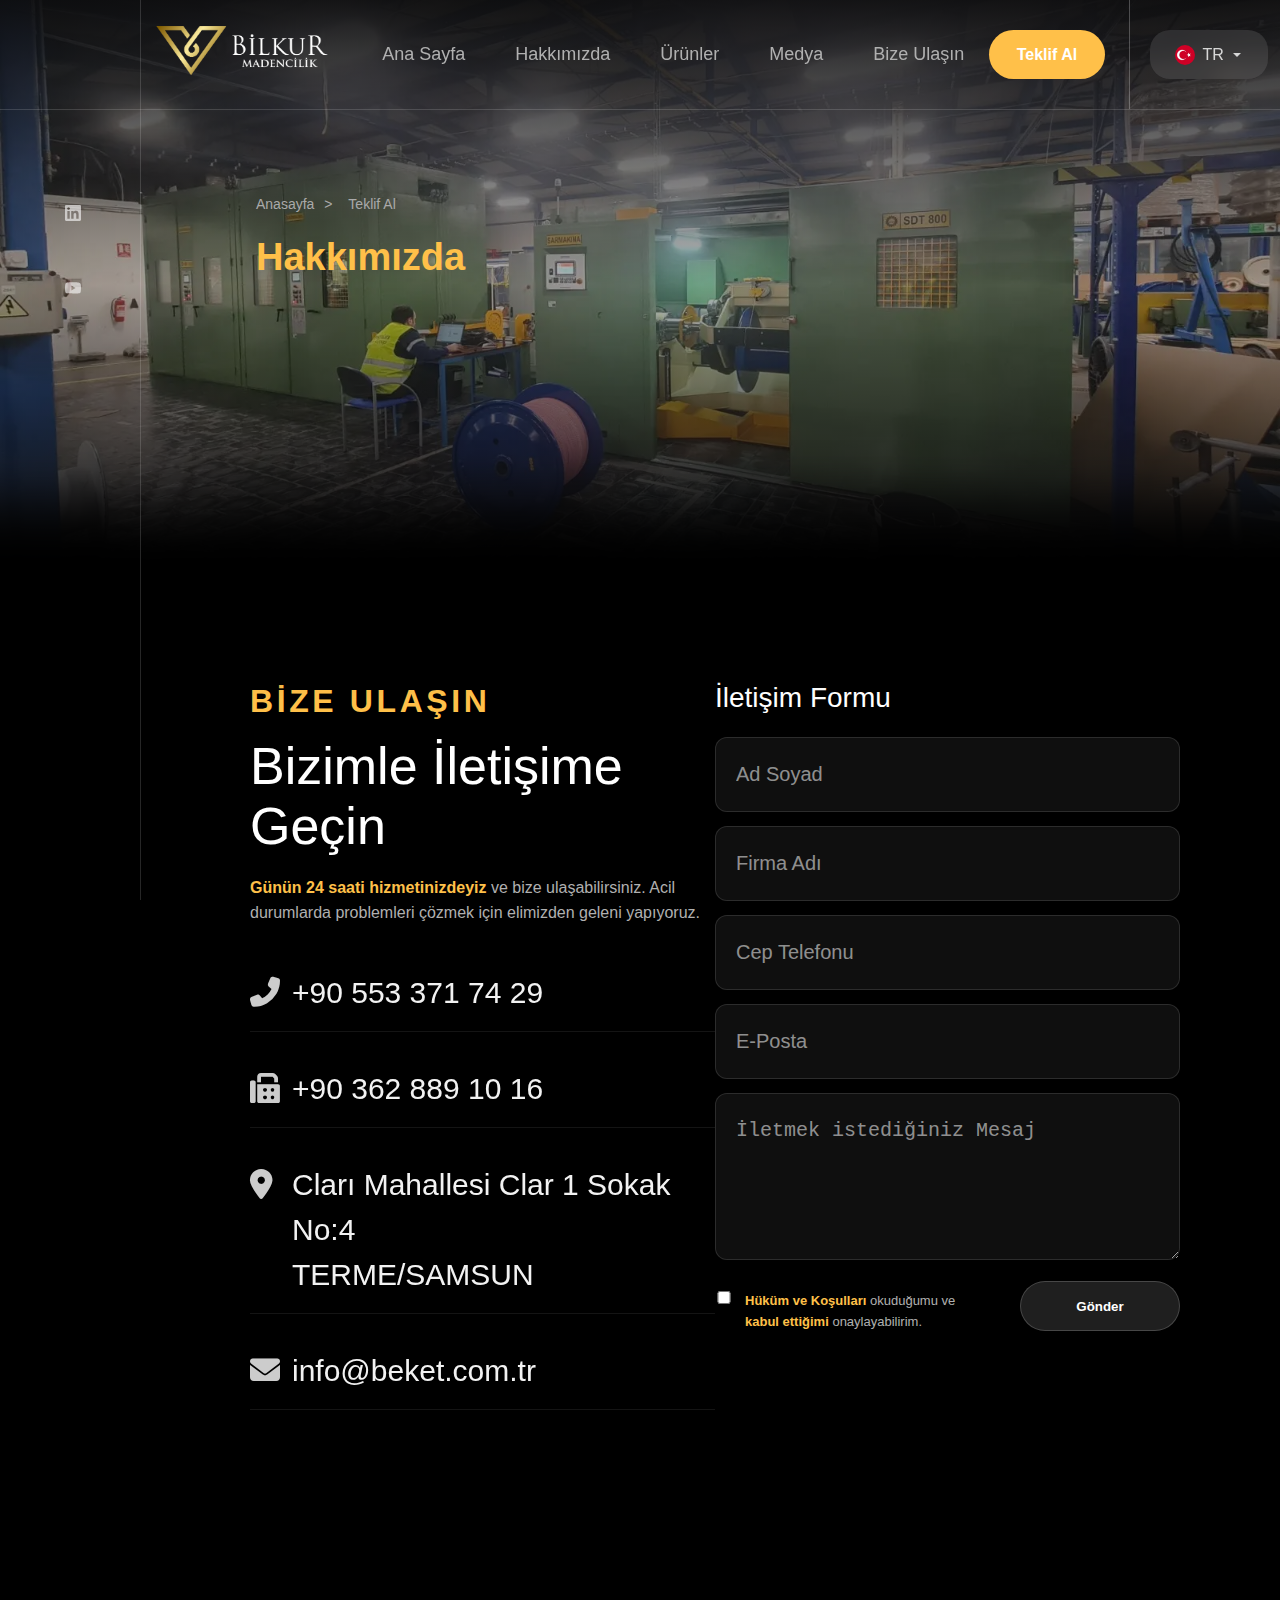
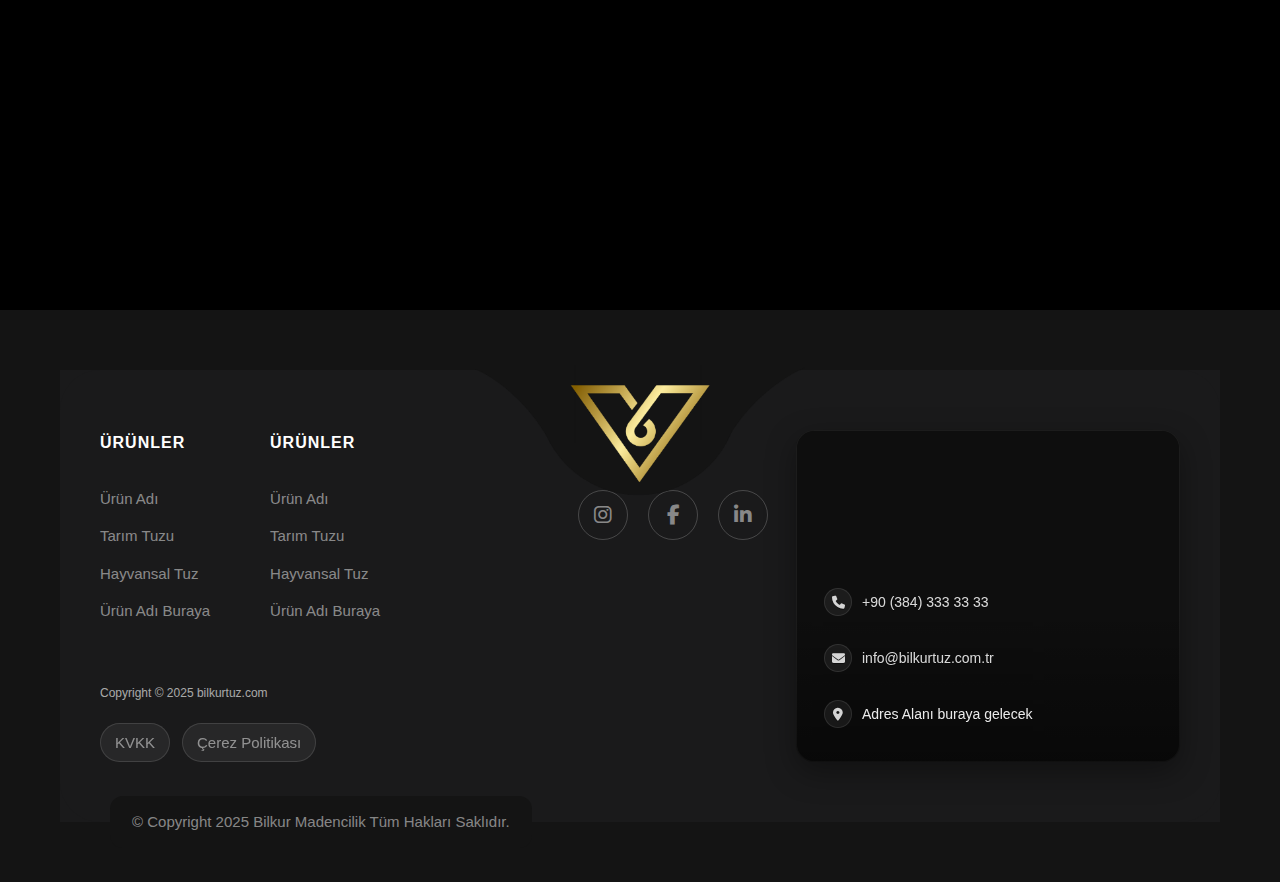
<file: iletisim.html>
<!DOCTYPE html>
<html lang="tr">
<head>
  <meta charset="UTF-8" />
  <!-- MOBİL OPTİMİZASYON - KAYMA SORUNU DÜZELTMESİ -->
  <meta name="viewport" content="width=device-width, initial-scale=1.0, maximum-scale=1.0, user-scalable=no, viewport-fit=cover">
  
  <!-- iOS Safari için özel meta etiketler -->
  <meta name="apple-mobile-web-app-capable" content="yes">
  <meta name="apple-mobile-web-app-status-bar-style" content="black-translucent">
  <meta name="format-detection" content="telephone=no">
  
  <!-- Android Chrome için -->
  <meta name="theme-color" content="#17181a">
  <meta name="mobile-web-app-capable" content="yes">
  
  <title>Bilkur Madencilik – Yenilikçi Teknoloji, Güçlü Çözümler</title>
  <meta name="description" content="Bilkur Madencilik olarak müşteri memnuniyetini her zaman ön planda tutuyoruz. Uzman ekibimiz size özel çözümler sunmak için burada.">
  
  <!-- Favicon -->
  <link rel="icon" type="image/x-icon" href="assets/icon.png">
  <link rel="icon" type="image/png" sizes="32x32" href="assets/icon.png">
  <link rel="icon" type="image/png" sizes="16x16" href="assets/icon.png">
  <link rel="apple-touch-icon" href="assets/icon.png">
  
  <!-- CSS & Fonts -->
  <link rel="stylesheet" href="css/style.css"/>
  <link href="https://fonts.googleapis.com/css2?family=Rajdhani:wght@500;600;700&display=swap" rel="stylesheet">
  <link rel="stylesheet" href="https://cdnjs.cloudflare.com/ajax/libs/font-awesome/5.15.4/css/all.min.css">
  <link rel="stylesheet" href="https://cdnjs.cloudflare.com/ajax/libs/font-awesome/6.5.0/css/all.min.css">
</head>

<body>
  <!-- ===== SPLIT LINE (DESKTOP) ===== -->
  <div class="split-line"></div>

  <!-- ===== HEADER & NAVİGASYON ===== -->
  <header class="header" id="header">
    <div class="header-container">
      
      <!-- Sol Grup: Logo + Ana Menü -->
      <div class="header-left">
        <a href="#" class="logo" aria-label="Bilkur Madencilik">
          <img src="assets/logob.png" alt="Bilkur Madencilik" class="logo-white">
          <img src="assets/logo.png"  alt="Bilkur Madencilik" class="logo-dark">
        </a>
        
        <!-- Ana Navigasyon Menüsü -->
        <nav class="nav" id="nav">
          <div class="nav-item">
            <a href="index.html" class="nav-link">Ana Sayfa</a>
          </div>
          <div class="nav-item">
            <a href="hakkimizda.html" class="nav-link">Hakkımızda</a>
          </div>
          
          <!-- Ürünlerimiz Dropdown -->
          <div class="nav-item nav-has-dropdown-simple">
            <a href="urunler-kategori.html" class="nav-link">Ürünler</a>
            <div class="nav-dropdown-simple" role="menu" aria-label="Ürünler menüsü">
              <a href="urunler-detay.html" class="simple-dd-item">Kauçuk Karışımlar</a>
              <a href="urunler-detay.html" class="simple-dd-item">Kullanım Alanları</a>
            </div>
          </div>

          <div class="nav-item">
            <a href="#" class="nav-link">Medya</a>
          </div>
          <div class="nav-item">
            <a href="iletisim.html" class="nav-link">Bize Ulaşın</a>
          </div>
        </nav>
      </div>

      <!-- Teklif Al Butonu -->
      <a href="siparis-formu.html" class="header-cta">Teklif Al</a>

      <!-- Sağ Grup: Dil Seçimi + Mobil Buton -->
      <div class="header-right">
        <div class="header-sep" aria-hidden="true"></div>
        
        <!-- Dil Değiştirici -->
        <div class="language-switcher" id="languageSwitcher">
          <img src="assets/flag-tr.webp" alt="TR">
          <span>TR</span>
          <svg width="12" height="12" viewBox="0 0 12 12" fill="currentColor">
            <path d="M2 4l4 4 4-4"/>
          </svg>
          <div class="language-dropdown">
            <a href="#" class="language-option">
              <img src="assets/flag-en.png" alt="EN">
              <span>EN</span>
            </a>
          </div>
        </div>
        
        <!-- Mobil Menü Butonu -->
        <div class="mobile-menu-btn" id="mobileMenuBtn">
          <span></span><span></span><span></span>
        </div>
      </div>
    </div>
  </header>

  <!-- ===== SOSYAL MEDYA LİNKLERİ (DESKTOP) ===== -->
  <div class="social-media">
    <a href="#" class="social-link" aria-label="LinkedIn">
      <svg width="16" height="16" viewBox="0 0 24 24" fill="currentColor">
        <path d="M20.447 20.452h-3.554v-5.569c0-1.328-.027-3.037-1.852-3.037-1.853 0-2.136 1.445-2.136 2.939v5.667H9.351V9h3.414v1.561h.046c.477-.9 1.637-1.85 3.37-1.85 3.601 0 4.267 2.37 4.267 5.455v6.286zM5.337 7.433c-1.144 0-2.063-.926-2.063-2.065 0-1.138.92-2.063 2.063-2.063 1.14 0 2.064.925 2.063 2.063 0 1.139-.925 2.065-2.063 2.065zm1.782 13.019H3.555V9h3.564v11.452zM22.225 0H1.771C.792 0 0 .774 0 1.729v20.542C0 23.227.792 24 1.771 24h20.451C23.2 24 24 23.227 24 22.271V1.729C24 .774 23.2 0 22.222 0h.003z"/>
      </svg>
    </a>
    <a href="#" class="social-link" aria-label="YouTube">
      <svg width="16" height="16" viewBox="0 0 24 24" fill="currentColor">
        <path d="M23.498 6.186a3.016 3.016 0 0 0-2.122-2.136C19.505 3.545 12 3.545 12 3.545s-7.505 0-9.377.505A3.017 3.017 0 0 0 .502 6.186C0 8.07 0 12 0 12s0 3.93.502 5.814a3.016 3.016 0 0 0 2.122 2.136c1.871.505 9.376.505 9.376.505s7.505 0 9.377-.505a3.015 3.015 0 0 0 2.122-2.136C24 15.93 24 12 24 12s0-3.93-.502-5.814zM9.545 15.568V8.432L15.818 12l-6.273 3.568z"/>
      </svg>
    </a>
  </div>

<section class="page-header">
  <img src="assets/bg-1.webp" alt="Hakkımızda" class="page-header-img">
  <div class="page-header-overlay"></div>
  <div class="page-header-content">
    <nav class="breadcrumb">
      <a href="index.html">Anasayfa</a>
      <span> > </span>
      <span>Teklif Al</span>
    </nav>
    <h1 class="page-title">Hakkımızda</h1>
  </div>
</section>

  <!-- ===== MOBİL/TABLET NAVİGASYONU ===== -->
  
  <!-- Bottom Bar -->
  <nav class="bottom-bar" id="bottomBar" aria-label="Alt gezinme">
    <a href="index.html" class="bb-item" aria-label="Ana sayfa">
      <svg viewBox="0 0 24 24" width="22" height="22" fill="none" stroke="currentColor" stroke-width="2" stroke-linecap="round" stroke-linejoin="round">
        <path d="M3 11l9-8 9 8"></path>
        <path d="M5 10v10a1 1 0 001 1h4v-6h4v6h4a1 1 0 001-1V10"></path>
      </svg>
    </a>

    <button class="bb-item has-popup" id="bbLangBtn" aria-label="Dil seçimi">
      <svg viewBox="0 0 24 24" width="22" height="22" fill="none" stroke="currentColor" stroke-width="2" stroke-linecap="round" stroke-linejoin="round">
        <circle cx="12" cy="12" r="10"></circle>
        <path d="M2 12h20"></path>
        <path d="M12 2a15.3 15.3 0 010 20a15.3 15.3 0 010-20z"></path>
      </svg>
      <div class="bb-lang-popup" id="bbLangPopup">
        <a href="#" class="bb-lang"><img src="assets/flag-tr.webp" alt="TR"><span>TR</span></a>
        <a href="#" class="bb-lang"><img src="assets/flag-en.png" alt="EN"><span>EN</span></a>
      </div>
    </button>

    <button class="bb-center" id="bbMenuBtn" aria-label="Menüyü aç/kapat">
      <span></span><span></span><span></span>
    </button>

    <div class="bb-item has-popup" id="bbCallBtn" aria-label="Ara">
      <svg viewBox="0 0 24 24" width="22" height="22" fill="none" stroke="currentColor" stroke-width="2" stroke-linecap="round" stroke-linejoin="round">
        <path d="M22 16.92v2a2 2 0 01-2.18 2 19.8 19.8 0 01-8.63-3.07 19.5 19.5 0 01-6-6 19.8 19.8 0 01-3.07-8.63A2 2 0 014.11 1h2a2 2 0 012 1.72c.12.9.33 1.78.63 2.63a2 2 0 01-.45 2.11L7.09 8.91a16 16 0 006 6l1.45-1.45a2 2 0 012.11-.45c.85.3 1.73.51 2.63.63A2 2 0 0122 16.92z"></path>
      </svg>

      <!-- İletişim Popup -->
      <div class="bb-call-popup" id="bbCallPopup">
        <a href="tel:+905555555555">
          <svg viewBox="0 0 24 24" width="18" height="18" fill="none" stroke="currentColor" stroke-width="2" stroke-linecap="round" stroke-linejoin="round">
            <path d="M22 16.92v2a2 2 0 01-2.18 2 19.8 19.8 0 01-8.63-3.07 19.5 19.5 0 01-6-6 19.8 19.8 0 01-3.07-8.63A2 2 0 014.11 1h2a2 2 0 012 1.72c.12.9.33 1.78.63 2.63a2 2 0 01-.45 2.11L7.09 8.91a16 16 0 006 6l1.45-1.45a2 2 0 012.11-.45c.85.3 1.73.51 2.63.63A2 2 0 0122 16.92z"></path>
          </svg>
          Telefon Et
        </a>
        <a href="https://wa.me/905555555555">
          <svg viewBox="0 0 32 32" width="18" height="18" fill="currentColor" xmlns="http://www.w3.org/2000/svg">
            <path d="M16.001 3.077c-7.19 0-13.023 5.833-13.023 13.023 0 2.296.597 4.538 1.729 6.515L3 29l6.63-1.694c1.91 1.041 4.06 1.59 6.371 1.59h.001c7.19 0 13.023-5.833 13.023-13.023s-5.833-13.023-13.023-13.023zm0 23.732h-.001c-2.061 0-4.073-.552-5.826-1.596l-.417-.247-3.938 1.006 1.052-3.843-.257-.394a10.65 10.65 0 01-1.667-5.742c0-5.882 4.787-10.669 10.668-10.669 2.85 0 5.529 1.111 7.546 3.128 2.017 2.017 3.126 4.696 3.125 7.546 0 5.882-4.787 10.668-10.685 10.668zm5.887-7.99c-.322-.161-1.907-.941-2.202-1.047-.295-.108-.51-.161-.725.161s-.831 1.048-1.019 1.265c-.187.215-.372.242-.694.081-.322-.161-1.36-.5-2.592-1.595-.957-.853-1.603-1.904-1.791-2.227-.187-.322-.02-.497.142-.657.146-.146.322-.372.483-.558.161-.187.215-.322.322-.537.108-.215.054-.403-.027-.564-.081-.161-.725-1.749-.993-2.397-.261-.627-.526-.543-.725-.553-.187-.01-.403-.012-.619-.012s-.564.081-.86.403c-.295.322-1.13 1.104-1.13 2.691s1.157 3.124 1.318 3.34c.161.215 2.279 3.482 5.53 4.879.773.334 1.376.533 1.846.682.775.247 1.48.212 2.037.129.621-.092 1.907-.778 2.176-1.528.268-.75.268-1.393.187-1.528-.08-.135-.295-.215-.616-.376z"/>
          </svg>
          WhatsApp
        </a>
        <a href="mailto:info@bilkur.com">
          <svg viewBox="0 0 24 24" width="18" height="18" fill="none" stroke="currentColor" stroke-width="2" stroke-linecap="round" stroke-linejoin="round">
            <path d="M4 4h16v16H4z"></path>
            <polyline points="22,6 12,13 2,6"></polyline>
          </svg>
          E-posta
        </a>
        <a href="#">
          <svg viewBox="0 0 24 24" width="22" height="22" fill="none" stroke="currentColor" stroke-width="2" stroke-linecap="round" stroke-linejoin="round">
            <path d="M22 16.92v2a2 2 0 01-2.18 2 19.8 19.8 0 01-8.63-3.07 19.5 19.5 0 01-6-6 19.8 19.8 0 01-3.07-8.63A2 2 0 014.11 1h2a2 2 0 012 1.72c.12.9.33 1.78.63 2.63a2 2 0 01-.45 2.11L7.09 8.91a16 16 0 006 6l1.45-1.45a2 2 0 012.11-.45c.85.3 1.73.51 2.63.63A2 2 0 0122 16.92z"></path>
          </svg>
          İletişim Bilgileri
        </a>
      </div>
    </div>

    <a href="#" class="bb-item" aria-label="Hesabım">
      <svg viewBox="0 0 24 24" width="22" height="22" fill="none" stroke="currentColor" stroke-width="2" stroke-linecap="round" stroke-linejoin="round">
        <path d="M20 21a8 8 0 10-16 0"></path>
        <circle cx="12" cy="7" r="4"></circle>
      </svg>
    </a>
  </nav>

  <!-- Full-screen Menu Overlay -->
  <div class="menu-overlay" id="menuOverlay" aria-hidden="true">
    <div class="menu-sheet">
      <div class="menu-sheet-header">
        <img src="assets/logo.png" alt="Bilkur">
        <button class="menu-close" id="menuClose" aria-label="Kapat">×</button>
      </div>
      <ul class="menu-list">
        <li><a href="index.html">Anasayfa</a></li>
        <li class="menu-has-sub">
          <button class="menu-accordion" type="button">Kurumsal <span>▾</span></button>
          <ul class="menu-sub">
            <li><a href="#">Hakkımızda</a></li>
            <li><a href="#">Kalite Politikamız</a></li>
          </ul>          
        </li>
        <li><a href="#">Ürünlerimiz</a></li>
        <li><a href="#">Kataloglar</a></li>
        <li><a href="#">Galeri</a></li>
        <li><a href="#">Blog</a></li>
        <li><a href="iletisim.html">İletişim</a></li>
      </ul>
    </div>
  </div>

<!-- ===== İLETİŞİM BÖLÜMÜ ===== -->
<section class="contact-section section-shadow" id="contact">
  <div class="contact-inner">
    <!-- SOL SÜTUN -->
    <div class="contact-left">
      <h1 class="contact-kicker">Bize Ulaşın</h1>
      <h2 class="contact-title">Bizimle İletişime<br>Geçin</h2>

      <p class="contact-lead">
        <strong>Günün 24 saati hizmetinizdeyiz</strong> ve bize ulaşabilirsiniz.
        Acil durumlarda problemleri çözmek için elimizden geleni yapıyoruz.
      </p>

      <ul class="contact-infos">
        <li>
          <i class="fas fa-phone-alt"></i>
          <a href="tel:+905533717429">+90 553 371 74 29</a>
        </li>
        <li>
          <i class="fas fa-fax"></i>
          <a href="tel:+903628891016">+90 362 889 10 16</a>
        </li>
        <li class="address">
          <i class="fas fa-map-marker-alt"></i>
          <span>Cları Mahallesi Clar 1 Sokak No:4<br>TERME/SAMSUN</span>
        </li>
        <li>
          <i class="fas fa-envelope"></i>
          <a href="mailto:info@beket.com.tr">info@beket.com.tr</a>
        </li>
      </ul>
    </div>

    <!-- SAĞ SÜTUN (FORM) -->
    <div class="contact-right">
      <h3 class="form-title">İletişim Formu</h3>

      <form class="contact-form" action="#" method="post" novalidate>
        <div class="form-row">
          <input type="text" name="adsoyad" placeholder="Ad Soyad" required>
        </div>
        <div class="form-row">
          <input type="text" name="firma" placeholder="Firma Adı">
        </div>
        <div class="form-row">
          <input type="tel" name="telefon" placeholder="Cep Telefonu">
        </div>
        <div class="form-row">
          <input type="email" name="email" placeholder="E-Posta" required>
        </div>
        <div class="form-row">
          <textarea name="mesaj" rows="5" placeholder="İletmek istediğiniz Mesaj"></textarea>
        </div>

        <div class="form-submit-con">
        <label class="form-consent">
          <input type="checkbox" required>
          <span>
            <strong>Hüküm ve Koşulları</strong> okuduğumu ve<br>
            <strong>kabul ettiğimi</strong> onaylayabilirim.
          </span>
        </label>

        <button type="submit" class="btn-send">Gönder</button>
        </div>
      </form>
    </div>
  </div>
</section>

<!-- ===== HARİTA ===== -->
<section class="contact-map-section" aria-label="Harita">
  <div class="map-embed-wrap">
    <iframe src="https://www.google.com/maps/embed?pb=!1m18!1m12!1m3!1d3110.6775053547094!2d34.48575967708156!3d38.77110017175141!2m3!1f0!2f0!3f0!3m2!1i1024!2i768!4f13.1!3m3!1m2!1s0x152a6f0e534c687d%3A0xfc337c336739e94d!2sBilkur%20Madencilik%20Ltd.%C5%9Eti.!5e0!3m2!1str!2str!4v1757283434231!5m2!1str!2str" 
    width="600" height="450" style="border:0;" allowfullscreen="" loading="lazy" referrerpolicy="no-referrer-when-downgrade"></iframe>
  </div>
</section>


  <!-- ===== FOOTER ===== -->
  <footer class="footer">
    <div class="footer-top">
      <div class="footer-card">
        
        <!-- Footer Logo -->
        <div class="footer-notch">
          <img src="assets/logo-f.png" alt="logo">
        </div>
        
        <div class="footer-wrap">
          <!-- Footer İçerik -->
          <div class="footer-left">
            
            <!-- Ürünler Bölümü -->
            <div class="footer-products">
              <div class="footer-col footer-col--products">
                <div class="footer-product-sec">
                  <div class="footer-product-text">
                    <h4 class="footer-title">Ürünler</h4>
                    <ul class="footer-menu">
                      <li><a href="#">Ürün Adı</a></li>
                      <li><a href="#">Tarım Tuzu</a></li>
                      <li><a href="#">Hayvansal Tuz</a></li>
                      <li><a href="#">Ürün Adı Buraya</a></li>
                    </ul>
                  </div>
                  <div class="footer-product-text">
                    <h4 class="footer-title">Ürünler</h4>
                    <ul class="footer-menu">
                      <li><a href="#">Ürün Adı</a></li>
                      <li><a href="#">Tarım Tuzu</a></li>
                      <li><a href="#">Hayvansal Tuz</a></li>
                      <li><a href="#">Ürün Adı Buraya</a></li>
                    </ul>
                  </div>
                </div>

                <!-- Telif ve Yasal Linkler -->
                <div class="footer-legal">
                  <p class="copyright">Copyright © 2025 bilkurtuz.com</p>
                  <div class="legal-links">
                    <a href="/kvkk" class="chip">KVKK</a>
                    <a href="/cerez-politikasi" class="chip">Çerez Politikası</a>
                  </div>
                </div>
              </div>
            </div>

            <!-- Sosyal Medya -->
            <div class="footer-social">
              <div class="social-icons">
                <a href="#" class="social-link" aria-label="Instagram">
                  <i class="fab fa-instagram"></i>
                </a>
                <a href="#" class="social-link" aria-label="Facebook">
                  <i class="fab fa-facebook-f"></i>
                </a>
                <a href="#" class="social-link" aria-label="LinkedIn">
                  <i class="fab fa-linkedin-in"></i>
                </a>
              </div>
            </div>

            <!-- Harita ve İletişim -->
            <div class="footer-col footer-col--map">
              <div class="map-card">
                <iframe
                  src="https://www.google.com/maps?q=Bilkur%20Madencilik&output=embed"
                  loading="lazy"
                  referrerpolicy="no-referrer-when-downgrade"
                  aria-label="Harita">
                </iframe>

                <!-- İletişim Bilgileri -->
                <div class="map-info">
                  <div class="row">
                    <span class="ico"><i class="fas fa-phone"></i></span>
                    <a href="tel:+903843333333">+90 (384) 333 33 33</a>
                  </div>
                  <div class="row">
                    <span class="ico"><i class="fas fa-envelope"></i></span>
                    <a href="mailto:info@bilkurtuz.com.tr">info@bilkurtuz.com.tr</a>
                  </div>
                  <div class="row">
                    <span class="ico"><i class="fas fa-map-marker-alt"></i></span>
                    Adres Alanı buraya gelecek
                  </div>
                </div>
              </div>
            </div>
          </div>

          <!-- Footer Bottom -->
          <div class="footer-bottom">
            <div class="footer-bottom-wrap">
              <div class="copyright-bottom">
                © <a href="#">Copyright</a> 2025
                <a href="#">Bilkur Madencilik</a> Tüm Hakları Saklıdır.
              </div>
            </div>
          </div>
        </div>
      </div>
    </div>
  </footer>

  <!-- ===== JAVASCRIPT ===== -->
  <script src="js/script.js"></script>
</body>
</html>
</file>
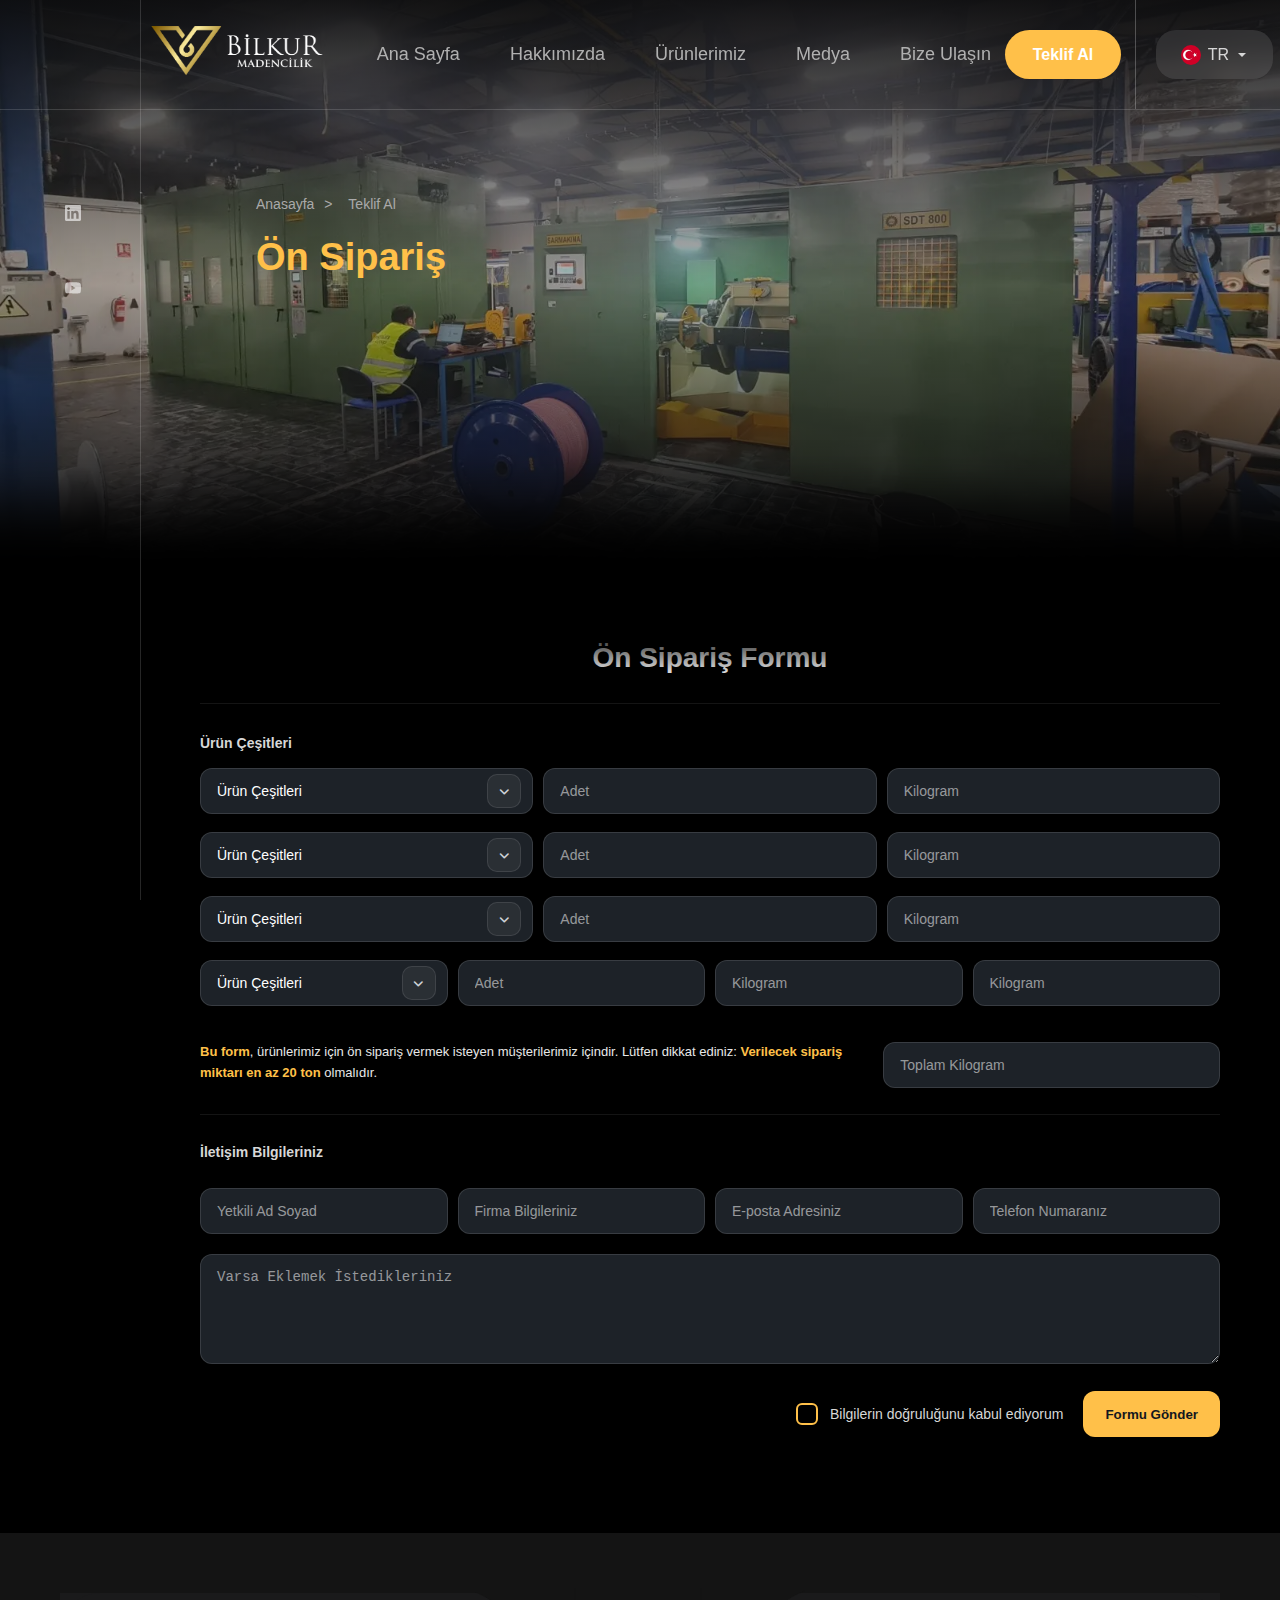
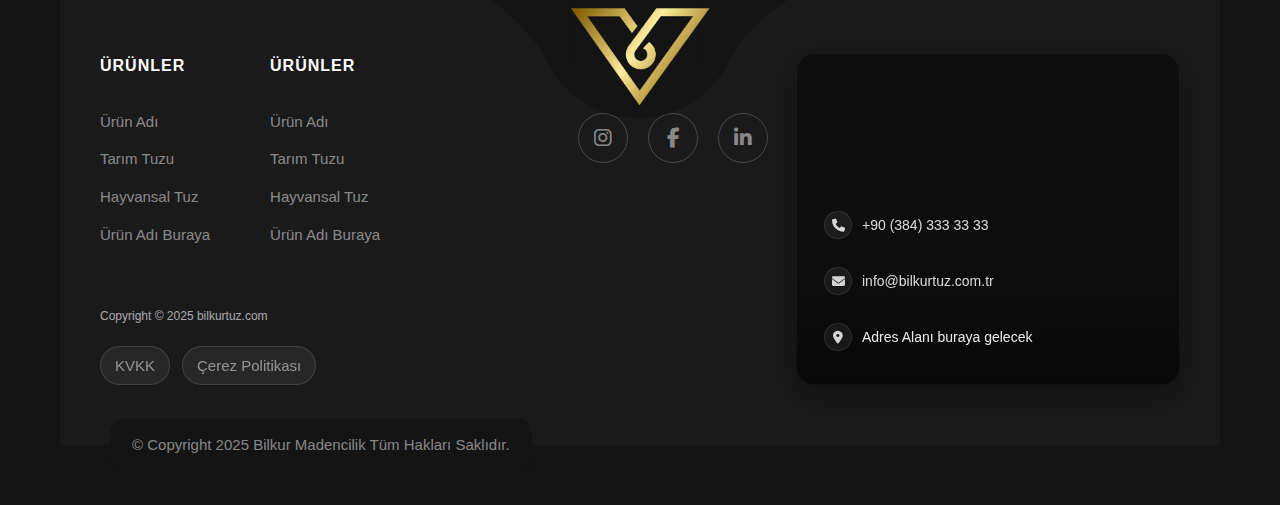
<file: siparis-formu.html>
<!DOCTYPE html>
<html lang="tr">
<head>
  <meta charset="UTF-8" />
  <!-- MOBİL OPTİMİZASYON - KAYMA SORUNU DÜZELTMESİ -->
  <meta name="viewport" content="width=device-width, initial-scale=1.0, maximum-scale=1.0, user-scalable=no, viewport-fit=cover">
  
  <!-- iOS Safari için özel meta etiketler -->
  <meta name="apple-mobile-web-app-capable" content="yes">
  <meta name="apple-mobile-web-app-status-bar-style" content="black-translucent">
  <meta name="format-detection" content="telephone=no">
  
  <!-- Android Chrome için -->
  <meta name="theme-color" content="#17181a">
  <meta name="mobile-web-app-capable" content="yes">
  
  <title>Bilkur Madencilik – Yenilikçi Teknoloji, Güçlü Çözümler</title>
  <meta name="description" content="Bilkur Madencilik olarak müşteri memnuniyetini her zaman ön planda tutuyoruz. Uzman ekibimiz size özel çözümler sunmak için burada.">
  
  <!-- Favicon -->
  <link rel="icon" type="image/x-icon" href="assets/icon.png">
  <link rel="icon" type="image/png" sizes="32x32" href="assets/icon.png">
  <link rel="icon" type="image/png" sizes="16x16" href="assets/icon.png">
  <link rel="apple-touch-icon" href="assets/icon.png">
  
  <!-- CSS & Fonts -->
  <link rel="stylesheet" href="css/style.css"/>
  <link href="https://fonts.googleapis.com/css2?family=Rajdhani:wght@500;600;700&display=swap" rel="stylesheet">
  <link rel="stylesheet" href="https://cdnjs.cloudflare.com/ajax/libs/font-awesome/5.15.4/css/all.min.css">
  <link rel="stylesheet" href="https://cdnjs.cloudflare.com/ajax/libs/font-awesome/6.5.0/css/all.min.css">
</head>

<body>
  <!-- ===== SPLIT LINE (DESKTOP) ===== -->
  <div class="split-line"></div>

  <!-- ===== HEADER & NAVİGASYON ===== -->
  <header class="header" id="header">
    <div class="header-container">
      
      <!-- Sol Grup: Logo + Ana Menü -->
      <div class="header-left">
        <a href="#" class="logo" aria-label="Bilkur Madencilik">
          <img src="assets/logob.png" alt="Bilkur Madencilik" class="logo-white">
          <img src="assets/logo.png"  alt="Bilkur Madencilik" class="logo-dark">
        </a>
        
        <!-- Ana Navigasyon Menüsü -->
        <nav class="nav" id="nav">
          <div class="nav-item">
            <a href="index.html" class="nav-link">Ana Sayfa</a>
          </div>
          <div class="nav-item">
            <a href="hakkimizda.html" class="nav-link">Hakkımızda</a>
          </div>
          
          <!-- Ürünlerimiz Mega Dropdown -->
          <div class="nav-item nav-has-dropdown">
            <a href="urunler-kategori.html" class="nav-link">Ürünlerimiz</a>

            <div class="nav-dropdown" role="menu" aria-label="Ürünlerimiz menüsü">
              <div class="dropdown-content">
                <span class="dropdown-gradient" aria-hidden="true"></span>

                <div class="dropdown-inner">
                  <div class="dropdown-wrapper is-sarma">
                    
                    <!-- Sol: Kategoriler -->
                    <aside class="dropdown-cats" role="tablist" aria-label="Ürün kategorileri">
                      <button class="cat-btn active" role="tab" aria-selected="true" data-panel="cat-endustriyel">
                        Endüstriyel Tuzlar
                      </button>
                      <button class="cat-btn" role="tab" aria-selected="false" data-panel="cat-tarim">
                        Tarım & Hayvancılık
                      </button>
                    </aside>

                    <!-- Sağ: Ürün Panelleri -->
                    <section class="dropdown-panels">
                      <!-- Endüstriyel Tuzlar -->
                      <div id="cat-endustriyel" class="dropdown-panel active" role="tabpanel">
                        <ul class="panel-grid">
                          <li><a href="urunler-detay.html">İnce Öğütülmüş Rafine Tuz</a></li>
                          <li><a href="urunler-detay.html">Tablet (Su Yumuşatma) Tuzu</a></li>
                          <li><a href="urunler-detay.html">De-icing / Yol Tuzu</a></li>
                          <li><a href="urunler-detay.html">Gıda Üretimi için Rafine Tuz</a></li>
                          <li><a href="urunler-detay.html">Su Arıtma Tuzu</a></li>
                          <li><a href="urunler-detay.html">Cam / Kimya Sanayi Tuzu</a></li>
                        </ul>
                      </div>

                      <!-- Tarım & Hayvancılık -->
                      <div id="cat-tarim" class="dropdown-panel" role="tabpanel" hidden>
                        <ul class="panel-grid">
                          <li><a href="#">Yemlik Kaya Tuzu (Blok)</a></li>
                          <li><a href="#">İri Tane Tuz</a></li>
                          <li><a href="#">Özel Karışım Mineraller</a></li>
                          <li><a href="#">Mineral Taşlar</a></li>
                          <li><a href="#">Seracılık için Tuz</a></li>
                        </ul>
                      </div>
                    </section>
                  </div>
                </div>
              </div>
            </div>
          </div>

          <div class="nav-item">
            <a href="#" class="nav-link">Medya</a>
          </div>
          <div class="nav-item">
            <a href="iletisim.html" class="nav-link">Bize Ulaşın</a>
          </div>
        </nav>
      </div>

      <!-- Teklif Al Butonu -->
      <a href="siparis-formu.html" class="header-cta">Teklif Al</a>

      <!-- Sağ Grup: Dil Seçimi + Mobil Buton -->
      <div class="header-right">
        <div class="header-sep" aria-hidden="true"></div>
        
        <!-- Dil Değiştirici -->
        <div class="language-switcher" id="languageSwitcher">
          <img src="assets/flag-tr.webp" alt="TR">
          <span>TR</span>
          <svg width="12" height="12" viewBox="0 0 12 12" fill="currentColor">
            <path d="M2 4l4 4 4-4"/>
          </svg>
          <div class="language-dropdown">
            <a href="#" class="language-option">
              <img src="assets/flag-en.png" alt="EN">
              <span>EN</span>
            </a>
          </div>
        </div>
        
        <!-- Mobil Menü Butonu -->
        <div class="mobile-menu-btn" id="mobileMenuBtn">
          <span></span><span></span><span></span>
        </div>
      </div>
    </div>
  </header>

  <!-- ===== SOSYAL MEDYA LİNKLERİ (DESKTOP) ===== -->
  <div class="social-media">
    <a href="#" class="social-link" aria-label="LinkedIn">
      <svg width="16" height="16" viewBox="0 0 24 24" fill="currentColor">
        <path d="M20.447 20.452h-3.554v-5.569c0-1.328-.027-3.037-1.852-3.037-1.853 0-2.136 1.445-2.136 2.939v5.667H9.351V9h3.414v1.561h.046c.477-.9 1.637-1.85 3.37-1.85 3.601 0 4.267 2.37 4.267 5.455v6.286zM5.337 7.433c-1.144 0-2.063-.926-2.063-2.065 0-1.138.92-2.063 2.063-2.063 1.14 0 2.064.925 2.063 2.063 0 1.139-.925 2.065-2.063 2.065zm1.782 13.019H3.555V9h3.564v11.452zM22.225 0H1.771C.792 0 0 .774 0 1.729v20.542C0 23.227.792 24 1.771 24h20.451C23.2 24 24 23.227 24 22.271V1.729C24 .774 23.2 0 22.222 0h.003z"/>
      </svg>
    </a>
    <a href="#" class="social-link" aria-label="YouTube">
      <svg width="16" height="16" viewBox="0 0 24 24" fill="currentColor">
        <path d="M23.498 6.186a3.016 3.016 0 0 0-2.122-2.136C19.505 3.545 12 3.545 12 3.545s-7.505 0-9.377.505A3.017 3.017 0 0 0 .502 6.186C0 8.07 0 12 0 12s0 3.93.502 5.814a3.016 3.016 0 0 0 2.122 2.136c1.871.505 9.376.505 9.376.505s7.505 0 9.377-.505a3.015 3.015 0 0 0 2.122-2.136C24 15.93 24 12 24 12s0-3.93-.502-5.814zM9.545 15.568V8.432L15.818 12l-6.273 3.568z"/>
      </svg>
    </a>
  </div>

<section class="page-header">
  <img src="assets/bg-1.webp" alt="Hakkımızda" class="page-header-img">
  <div class="page-header-overlay"></div>
  <div class="page-header-content">
    <nav class="breadcrumb">
      <a href="index.html">Anasayfa</a>
      <span> > </span>
      <span>Teklif Al</span>
    </nav>
    <h1 class="page-title">Ön Sipariş</h1>
  </div>
</section>

  <!-- ===== MOBİL/TABLET NAVİGASYONU ===== -->
  
  <!-- Bottom Bar -->
  <nav class="bottom-bar" id="bottomBar" aria-label="Alt gezinme">
    <a href="index.html" class="bb-item" aria-label="Ana sayfa">
      <svg viewBox="0 0 24 24" width="22" height="22" fill="none" stroke="currentColor" stroke-width="2" stroke-linecap="round" stroke-linejoin="round">
        <path d="M3 11l9-8 9 8"></path>
        <path d="M5 10v10a1 1 0 001 1h4v-6h4v6h4a1 1 0 001-1V10"></path>
      </svg>
    </a>

    <button class="bb-item has-popup" id="bbLangBtn" aria-label="Dil seçimi">
      <svg viewBox="0 0 24 24" width="22" height="22" fill="none" stroke="currentColor" stroke-width="2" stroke-linecap="round" stroke-linejoin="round">
        <circle cx="12" cy="12" r="10"></circle>
        <path d="M2 12h20"></path>
        <path d="M12 2a15.3 15.3 0 010 20a15.3 15.3 0 010-20z"></path>
      </svg>
      <div class="bb-lang-popup" id="bbLangPopup">
        <a href="#" class="bb-lang"><img src="assets/flag-tr.webp" alt="TR"><span>TR</span></a>
        <a href="#" class="bb-lang"><img src="assets/flag-en.png" alt="EN"><span>EN</span></a>
      </div>
    </button>

    <button class="bb-center" id="bbMenuBtn" aria-label="Menüyü aç/kapat">
      <span></span><span></span><span></span>
    </button>

    <div class="bb-item has-popup" id="bbCallBtn" aria-label="Ara">
      <svg viewBox="0 0 24 24" width="22" height="22" fill="none" stroke="currentColor" stroke-width="2" stroke-linecap="round" stroke-linejoin="round">
        <path d="M22 16.92v2a2 2 0 01-2.18 2 19.8 19.8 0 01-8.63-3.07 19.5 19.5 0 01-6-6 19.8 19.8 0 01-3.07-8.63A2 2 0 014.11 1h2a2 2 0 012 1.72c.12.9.33 1.78.63 2.63a2 2 0 01-.45 2.11L7.09 8.91a16 16 0 006 6l1.45-1.45a2 2 0 012.11-.45c.85.3 1.73.51 2.63.63A2 2 0 0122 16.92z"></path>
      </svg>

      <!-- İletişim Popup -->
      <div class="bb-call-popup" id="bbCallPopup">
        <a href="tel:+905555555555">
          <svg viewBox="0 0 24 24" width="18" height="18" fill="none" stroke="currentColor" stroke-width="2" stroke-linecap="round" stroke-linejoin="round">
            <path d="M22 16.92v2a2 2 0 01-2.18 2 19.8 19.8 0 01-8.63-3.07 19.5 19.5 0 01-6-6 19.8 19.8 0 01-3.07-8.63A2 2 0 014.11 1h2a2 2 0 012 1.72c.12.9.33 1.78.63 2.63a2 2 0 01-.45 2.11L7.09 8.91a16 16 0 006 6l1.45-1.45a2 2 0 012.11-.45c.85.3 1.73.51 2.63.63A2 2 0 0122 16.92z"></path>
          </svg>
          Telefon Et
        </a>
        <a href="https://wa.me/905555555555">
          <svg viewBox="0 0 32 32" width="18" height="18" fill="currentColor" xmlns="http://www.w3.org/2000/svg">
            <path d="M16.001 3.077c-7.19 0-13.023 5.833-13.023 13.023 0 2.296.597 4.538 1.729 6.515L3 29l6.63-1.694c1.91 1.041 4.06 1.59 6.371 1.59h.001c7.19 0 13.023-5.833 13.023-13.023s-5.833-13.023-13.023-13.023zm0 23.732h-.001c-2.061 0-4.073-.552-5.826-1.596l-.417-.247-3.938 1.006 1.052-3.843-.257-.394a10.65 10.65 0 01-1.667-5.742c0-5.882 4.787-10.669 10.668-10.669 2.85 0 5.529 1.111 7.546 3.128 2.017 2.017 3.126 4.696 3.125 7.546 0 5.882-4.787 10.668-10.685 10.668zm5.887-7.99c-.322-.161-1.907-.941-2.202-1.047-.295-.108-.51-.161-.725.161s-.831 1.048-1.019 1.265c-.187.215-.372.242-.694.081-.322-.161-1.36-.5-2.592-1.595-.957-.853-1.603-1.904-1.791-2.227-.187-.322-.02-.497.142-.657.146-.146.322-.372.483-.558.161-.187.215-.322.322-.537.108-.215.054-.403-.027-.564-.081-.161-.725-1.749-.993-2.397-.261-.627-.526-.543-.725-.553-.187-.01-.403-.012-.619-.012s-.564.081-.86.403c-.295.322-1.13 1.104-1.13 2.691s1.157 3.124 1.318 3.34c.161.215 2.279 3.482 5.53 4.879.773.334 1.376.533 1.846.682.775.247 1.48.212 2.037.129.621-.092 1.907-.778 2.176-1.528.268-.75.268-1.393.187-1.528-.08-.135-.295-.215-.616-.376z"/>
          </svg>
          WhatsApp
        </a>
        <a href="mailto:info@bilkur.com">
          <svg viewBox="0 0 24 24" width="18" height="18" fill="none" stroke="currentColor" stroke-width="2" stroke-linecap="round" stroke-linejoin="round">
            <path d="M4 4h16v16H4z"></path>
            <polyline points="22,6 12,13 2,6"></polyline>
          </svg>
          E-posta
        </a>
        <a href="#">
          <svg viewBox="0 0 24 24" width="22" height="22" fill="none" stroke="currentColor" stroke-width="2" stroke-linecap="round" stroke-linejoin="round">
            <path d="M22 16.92v2a2 2 0 01-2.18 2 19.8 19.8 0 01-8.63-3.07 19.5 19.5 0 01-6-6 19.8 19.8 0 01-3.07-8.63A2 2 0 014.11 1h2a2 2 0 012 1.72c.12.9.33 1.78.63 2.63a2 2 0 01-.45 2.11L7.09 8.91a16 16 0 006 6l1.45-1.45a2 2 0 012.11-.45c.85.3 1.73.51 2.63.63A2 2 0 0122 16.92z"></path>
          </svg>
          İletişim Bilgileri
        </a>
      </div>
    </div>

    <a href="#" class="bb-item" aria-label="Hesabım">
      <svg viewBox="0 0 24 24" width="22" height="22" fill="none" stroke="currentColor" stroke-width="2" stroke-linecap="round" stroke-linejoin="round">
        <path d="M20 21a8 8 0 10-16 0"></path>
        <circle cx="12" cy="7" r="4"></circle>
      </svg>
    </a>
  </nav>

  <!-- Full-screen Menu Overlay -->
  <div class="menu-overlay" id="menuOverlay" aria-hidden="true">
    <div class="menu-sheet">
      <div class="menu-sheet-header">
        <img src="assets/logo.png" alt="Bilkur">
        <button class="menu-close" id="menuClose" aria-label="Kapat">×</button>
      </div>
      <ul class="menu-list">
        <li><a href="index.html">Anasayfa</a></li>
        <li class="menu-has-sub">
          <button class="menu-accordion" type="button">Kurumsal <span>▾</span></button>
          <ul class="menu-sub">
            <li><a href="hakkimizda.html">Hakkımızda</a></li>
            <li><a href="#">Kalite Politikamız</a></li>
          </ul>          
        </li>
        <li><a href="urunler-kategori.html">Ürünlerimiz</a></li>
        <li><a href="#">Kataloglar</a></li>
        <li><a href="#">Galeri</a></li>
        <li><a href="#">Blog</a></li>
        <li><a href="iletisim.html">İletişim</a></li>
      </ul>
    </div>
  </div>

<!-- ===== ÖN SİPARİŞ ===== -->
<section class="preorder-section section-shadow" id="preorder">
  <div class="preorder-wrap">

    <!-- BAŞLIK -->
    <h2 class="pre-title">Ön Sipariş Formu</h2>
    <hr class="pre-hr">

    <!-- ÜRÜN ÇEŞİTLERİ BLOKU -->
    <div class="pre-block">
      <div class="pre-block-title">Ürün Çeşitleri</div>

      <!-- 4 SATIR: (Ürün / Adet / Kilogram) -->
      <div class="pre-grid">
        <div class="pre-grid-field-sel">
        <!-- Satır 1 -->
        <label class="field select">
          <select name="urun1" required>
            <option value="" selected disabled>Ürün Çeşitleri</option>
            <option>Tablet Tuz</option><option>Rafine Tuz</option><option>Yol Tuzu</option>
          </select>
          <span class="caret"></span>
        </label>

        <label class="field">
          <input type="number" name="adet1" inputmode="numeric" min="0" placeholder="Adet">
        </label>

        <label class="field">
          <input type="number" name="kg1" class="kg" inputmode="decimal" min="0" step="0.01" placeholder="Kilogram">
        </label>
        </div>
        <!-- Satır 2 -->
        <div class="pre-grid-field-sel">
        <label class="field select">
          <select name="urun2">
            <option value="" selected disabled>Ürün Çeşitleri</option>
            <option>Tablet Tuz</option><option>Rafine Tuz</option><option>Yol Tuzu</option>
          </select>
          <span class="caret"></span>
        </label>

        <label class="field">
          <input type="number" name="adet2" inputmode="numeric" min="0" placeholder="Adet">
        </label>

        <label class="field">
          <input type="number" name="kg2" class="kg" inputmode="decimal" min="0" step="0.01" placeholder="Kilogram">
        </label>
        </div>
        <!-- Satır 3 -->
        <div class="pre-grid-field-sel">
        <label class="field select">
          <select name="urun3">
            <option value="" selected disabled>Ürün Çeşitleri</option>
            <option>Tablet Tuz</option><option>Rafine Tuz</option><option>Yol Tuzu</option>
          </select>
          <span class="caret"></span>
        </label>

        <label class="field">
          <input type="number" name="adet3" inputmode="numeric" min="0" placeholder="Adet">
        </label>

        <label class="field">
          <input type="number" name="kg3" class="kg" inputmode="decimal" min="0" step="0.01" placeholder="Kilogram">
        </label>
        </div>
        <!-- Satır 4 -->
        <div class="pre-grid-field-sel">
        <label class="field select">
          <select name="urun4">
            <option value="" selected disabled>Ürün Çeşitleri</option>
            <option>Tablet Tuz</option><option>Rafine Tuz</option><option>Yol Tuzu</option>
          </select>
          <span class="caret"></span>
        </label>

        <label class="field">
          <input type="number" name="adet4" inputmode="numeric" min="0" placeholder="Adet">
        </label>

        <label class="field">
          <input type="number" name="kg4" class="kg" inputmode="decimal" min="0" step="0.01" placeholder="Kilogram">
        </label>

                <label class="field">
          <input type="number" name="kg4" class="kg" inputmode="decimal" min="0" step="0.01" placeholder="Kilogram">
        </label>
        </div>

        <div class="pre-grid-field-sel">
        <p class="pre-note">
          <strong>Bu form</strong>, ürünlerimiz için ön sipariş vermek isteyen müşterilerimiz içindir.
          Lütfen dikkat ediniz: <strong>Verilecek sipariş miktarı en az 20 ton</strong> olmalıdır.
        </p>

        <!-- SAĞ ALTA: TOPLAM KİLOGRAM (tek kutu, 3. kolona hizalı) -->
        <label class="field totalkg">
          <input type="text" name="toplamkg" id="toplamkg" placeholder="Toplam Kilogram" readonly>
        </label>
        </div>
      </div>

      <div class="pre-bottom-field">

      </div>

    </div>

    <hr class="pre-hr --spaced">

    <!-- İLETİŞİM BLOKU -->
    <div class="pre-block">
      <div class="pre-block-title">İletişim Bilgileriniz</div>

      <div class="pre-block-field">
      <div class="pre-info-field">
        <div class="pre-info-grid">
          <label class="field"><input type="text" name="adsoyad" placeholder="Yetkili Ad Soyad"></label>
          <label class="field"><input type="text" name="firma" placeholder="Firma Bilgileriniz"></label>
          <label class="field"><input type="email" name="email" placeholder="E-posta Adresiniz"></label>
          <label class="field"><input type="tel" name="telefon" placeholder="Telefon Numaranız"></label>
        </div>
      </div>

      <div class="pre-info-field-text">
        <label class="field --textarea">
          <textarea name="not" rows="5" placeholder="Varsa Eklemek İstedikleriniz"></textarea>
        </label>
      </div>

      <div class="pre-bottom">
        <label class="check">
          <input type="checkbox" required>
          <span class="box"></span>
          <span class="text">Bilgilerin doğruluğunu kabul ediyorum</span>
        </label>

        <button type="submit" class="pre-submit">Formu Gönder</button>
      </div>
      </div>
    </div>

  </div>
</section>


  <!-- ===== FOOTER ===== -->
  <footer class="footer">
    <div class="footer-top">
      <div class="footer-card">
        
        <!-- Footer Logo -->
        <div class="footer-notch">
          <img src="assets/logo-f.png" alt="logo">
        </div>
        
        <div class="footer-wrap">
          <!-- Footer İçerik -->
          <div class="footer-left">
            
            <!-- Ürünler Bölümü -->
            <div class="footer-products">
              <div class="footer-col footer-col--products">
                <div class="footer-product-sec">
                  <div class="footer-product-text">
                    <h4 class="footer-title">Ürünler</h4>
                    <ul class="footer-menu">
                      <li><a href="#">Ürün Adı</a></li>
                      <li><a href="#">Tarım Tuzu</a></li>
                      <li><a href="#">Hayvansal Tuz</a></li>
                      <li><a href="#">Ürün Adı Buraya</a></li>
                    </ul>
                  </div>
                  <div class="footer-product-text">
                    <h4 class="footer-title">Ürünler</h4>
                    <ul class="footer-menu">
                      <li><a href="#">Ürün Adı</a></li>
                      <li><a href="#">Tarım Tuzu</a></li>
                      <li><a href="#">Hayvansal Tuz</a></li>
                      <li><a href="#">Ürün Adı Buraya</a></li>
                    </ul>
                  </div>
                </div>

                <!-- Telif ve Yasal Linkler -->
                <div class="footer-legal">
                  <p class="copyright">Copyright © 2025 bilkurtuz.com</p>
                  <div class="legal-links">
                    <a href="/kvkk" class="chip">KVKK</a>
                    <a href="/cerez-politikasi" class="chip">Çerez Politikası</a>
                  </div>
                </div>
              </div>
            </div>

            <!-- Sosyal Medya -->
            <div class="footer-social">
              <div class="social-icons">
                <a href="#" class="social-link" aria-label="Instagram">
                  <i class="fab fa-instagram"></i>
                </a>
                <a href="#" class="social-link" aria-label="Facebook">
                  <i class="fab fa-facebook-f"></i>
                </a>
                <a href="#" class="social-link" aria-label="LinkedIn">
                  <i class="fab fa-linkedin-in"></i>
                </a>
              </div>
            </div>

            <!-- Harita ve İletişim -->
            <div class="footer-col footer-col--map">
              <div class="map-card">
                <iframe
                  src="https://www.google.com/maps?q=Bilkur%20Madencilik&output=embed"
                  loading="lazy"
                  referrerpolicy="no-referrer-when-downgrade"
                  aria-label="Harita">
                </iframe>

                <!-- İletişim Bilgileri -->
                <div class="map-info">
                  <div class="row">
                    <span class="ico"><i class="fas fa-phone"></i></span>
                    <a href="tel:+903843333333">+90 (384) 333 33 33</a>
                  </div>
                  <div class="row">
                    <span class="ico"><i class="fas fa-envelope"></i></span>
                    <a href="mailto:info@bilkurtuz.com.tr">info@bilkurtuz.com.tr</a>
                  </div>
                  <div class="row">
                    <span class="ico"><i class="fas fa-map-marker-alt"></i></span>
                    Adres Alanı buraya gelecek
                  </div>
                </div>
              </div>
            </div>
          </div>

          <!-- Footer Bottom -->
          <div class="footer-bottom">
            <div class="footer-bottom-wrap">
              <div class="copyright-bottom">
                © <a href="#">Copyright</a> 2025
                <a href="#">Bilkur Madencilik</a> Tüm Hakları Saklıdır.
              </div>
            </div>
          </div>
        </div>
      </div>
    </div>
  </footer>

  <!-- ===== JAVASCRIPT ===== -->
  <script src="js/script.js"></script>
</body>
</html>
</file>
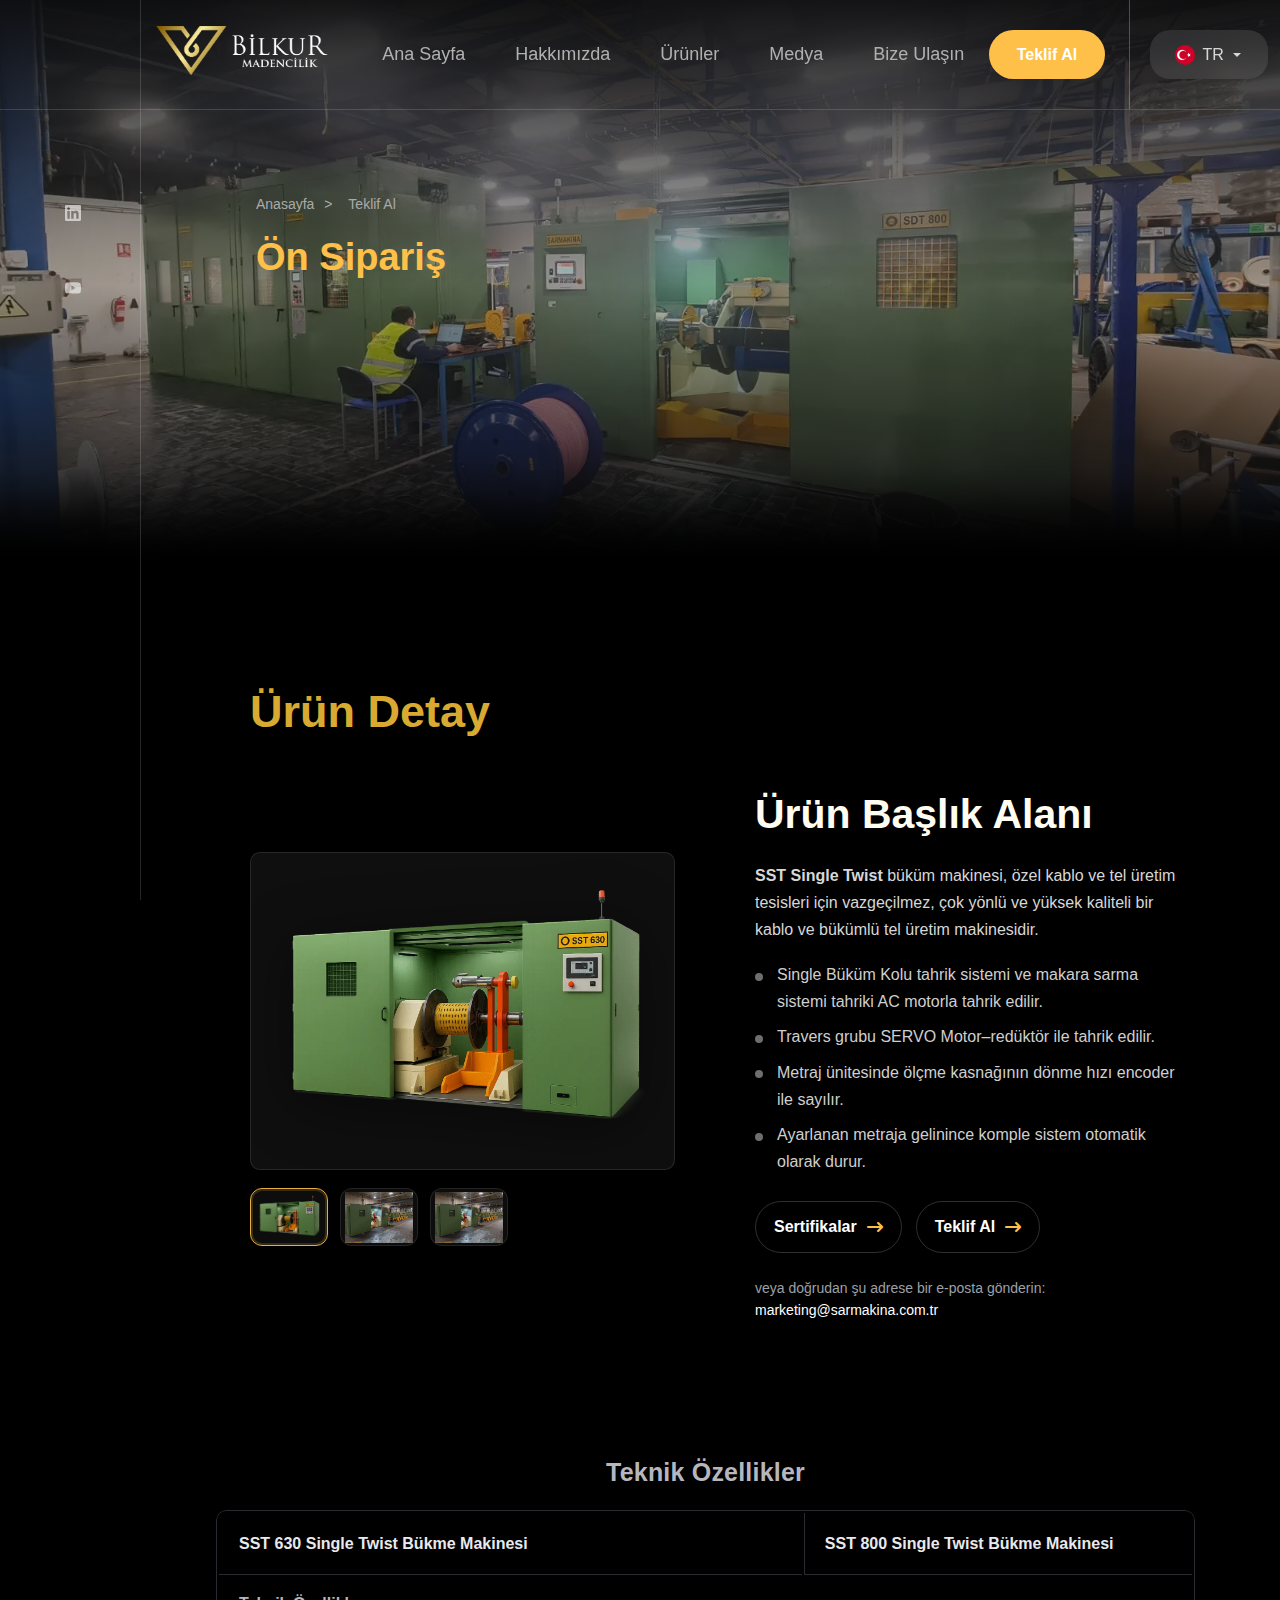
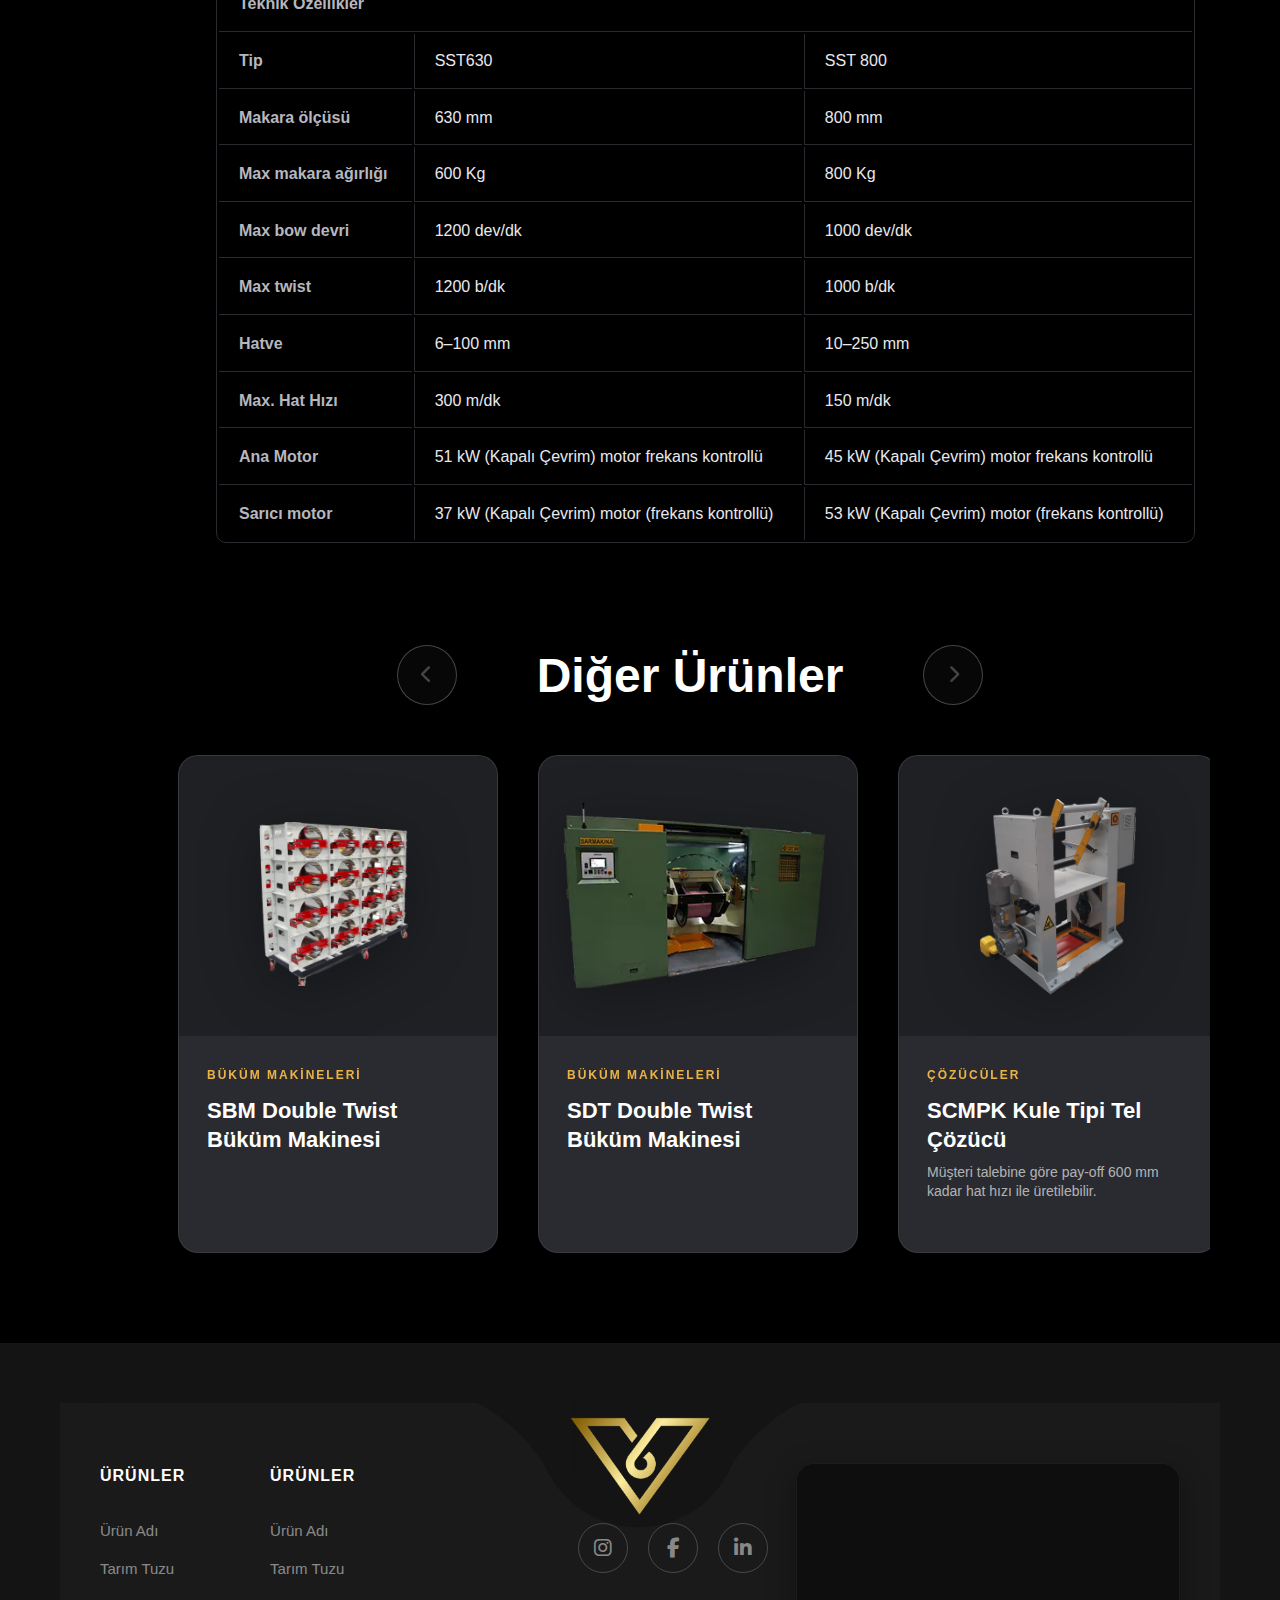
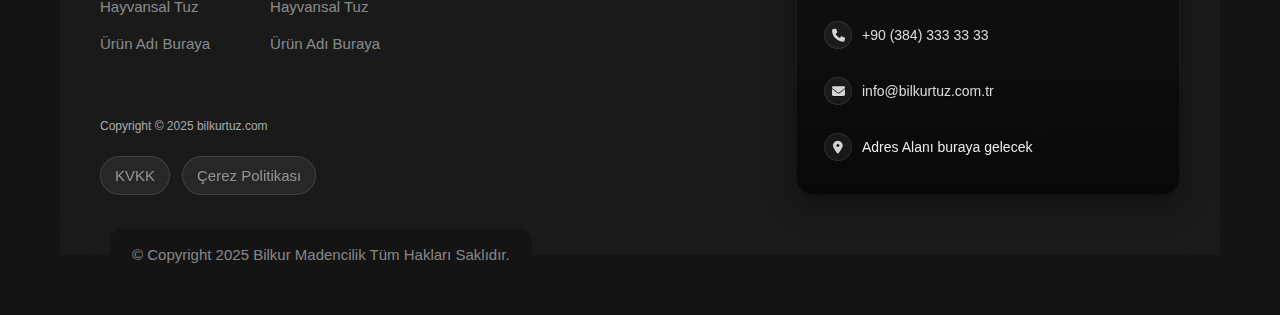
<file: urunler-detay.html>
<!DOCTYPE html>
<html lang="tr">
<head>
  <meta charset="UTF-8" />
  <!-- MOBİL OPTİMİZASYON - KAYMA SORUNU DÜZELTMESİ -->
  <meta name="viewport" content="width=device-width, initial-scale=1.0, maximum-scale=1.0, user-scalable=no, viewport-fit=cover">
  
  <!-- iOS Safari için özel meta etiketler -->
  <meta name="apple-mobile-web-app-capable" content="yes">
  <meta name="apple-mobile-web-app-status-bar-style" content="black-translucent">
  <meta name="format-detection" content="telephone=no">
  
  <!-- Android Chrome için -->
  <meta name="theme-color" content="#17181a">
  <meta name="mobile-web-app-capable" content="yes">
  
  <title>Bilkur Madencilik – Yenilikçi Teknoloji, Güçlü Çözümler</title>
  <meta name="description" content="Bilkur Madencilik olarak müşteri memnuniyetini her zaman ön planda tutuyoruz. Uzman ekibimiz size özel çözümler sunmak için burada.">
  
  <!-- Favicon -->
  <link rel="icon" type="image/x-icon" href="assets/icon.png">
  <link rel="icon" type="image/png" sizes="32x32" href="assets/icon.png">
  <link rel="icon" type="image/png" sizes="16x16" href="assets/icon.png">
  <link rel="apple-touch-icon" href="assets/icon.png">
  
  <!-- CSS & Fonts -->
  <link rel="stylesheet" href="css/style.css"/>
  <link href="https://fonts.googleapis.com/css2?family=Rajdhani:wght@500;600;700&display=swap" rel="stylesheet">
  <link rel="stylesheet" href="https://cdnjs.cloudflare.com/ajax/libs/font-awesome/5.15.4/css/all.min.css">
  <link rel="stylesheet" href="https://cdnjs.cloudflare.com/ajax/libs/font-awesome/6.5.0/css/all.min.css">
</head>

<body>
  <!-- ===== SPLIT LINE (DESKTOP) ===== -->
  <div class="split-line"></div>

  <!-- ===== HEADER & NAVİGASYON ===== -->
  <header class="header" id="header">
    <div class="header-container">
      
      <!-- Sol Grup: Logo + Ana Menü -->
      <div class="header-left">
        <a href="#" class="logo" aria-label="Bilkur Madencilik">
          <img src="assets/logob.png" alt="Bilkur Madencilik" class="logo-white">
          <img src="assets/logo.png"  alt="Bilkur Madencilik" class="logo-dark">
        </a>
        
        <!-- Ana Navigasyon Menüsü -->
        <nav class="nav" id="nav">
          <div class="nav-item">
            <a href="index.html" class="nav-link">Ana Sayfa</a>
          </div>
          <div class="nav-item">
            <a href="hakkimizda.html" class="nav-link">Hakkımızda</a>
          </div>
          
          <!-- Ürünlerimiz Dropdown -->
          <div class="nav-item nav-has-dropdown-simple">
            <a href="urunler-kategori.html" class="nav-link">Ürünler</a>
            <div class="nav-dropdown-simple" role="menu" aria-label="Ürünler menüsü">
              <a href="urunler-detay.html" class="simple-dd-item">Kauçuk Karışımlar</a>
              <a href="urunler-detay.html" class="simple-dd-item">Kullanım Alanları</a>
            </div>
          </div>

          <div class="nav-item">
            <a href="#" class="nav-link">Medya</a>
          </div>
          <div class="nav-item">
            <a href="iletisim.html" class="nav-link">Bize Ulaşın</a>
          </div>
        </nav>
      </div>

      <!-- Teklif Al Butonu -->
      <a href="siparis-formu.html" class="header-cta">Teklif Al</a>

      <!-- Sağ Grup: Dil Seçimi + Mobil Buton -->
      <div class="header-right">
        <div class="header-sep" aria-hidden="true"></div>
        
        <!-- Dil Değiştirici -->
        <div class="language-switcher" id="languageSwitcher">
          <img src="assets/flag-tr.webp" alt="TR">
          <span>TR</span>
          <svg width="12" height="12" viewBox="0 0 12 12" fill="currentColor">
            <path d="M2 4l4 4 4-4"/>
          </svg>
          <div class="language-dropdown">
            <a href="#" class="language-option">
              <img src="assets/flag-en.png" alt="EN">
              <span>EN</span>
            </a>
          </div>
        </div>
        
        <!-- Mobil Menü Butonu -->
        <div class="mobile-menu-btn" id="mobileMenuBtn">
          <span></span><span></span><span></span>
        </div>
      </div>
    </div>
  </header>

  <!-- ===== SOSYAL MEDYA LİNKLERİ (DESKTOP) ===== -->
  <div class="social-media">
    <a href="#" class="social-link" aria-label="LinkedIn">
      <svg width="16" height="16" viewBox="0 0 24 24" fill="currentColor">
        <path d="M20.447 20.452h-3.554v-5.569c0-1.328-.027-3.037-1.852-3.037-1.853 0-2.136 1.445-2.136 2.939v5.667H9.351V9h3.414v1.561h.046c.477-.9 1.637-1.85 3.37-1.85 3.601 0 4.267 2.37 4.267 5.455v6.286zM5.337 7.433c-1.144 0-2.063-.926-2.063-2.065 0-1.138.92-2.063 2.063-2.063 1.14 0 2.064.925 2.063 2.063 0 1.139-.925 2.065-2.063 2.065zm1.782 13.019H3.555V9h3.564v11.452zM22.225 0H1.771C.792 0 0 .774 0 1.729v20.542C0 23.227.792 24 1.771 24h20.451C23.2 24 24 23.227 24 22.271V1.729C24 .774 23.2 0 22.222 0h.003z"/>
      </svg>
    </a>
    <a href="#" class="social-link" aria-label="YouTube">
      <svg width="16" height="16" viewBox="0 0 24 24" fill="currentColor">
        <path d="M23.498 6.186a3.016 3.016 0 0 0-2.122-2.136C19.505 3.545 12 3.545 12 3.545s-7.505 0-9.377.505A3.017 3.017 0 0 0 .502 6.186C0 8.07 0 12 0 12s0 3.93.502 5.814a3.016 3.016 0 0 0 2.122 2.136c1.871.505 9.376.505 9.376.505s7.505 0 9.377-.505a3.015 3.015 0 0 0 2.122-2.136C24 15.93 24 12 24 12s0-3.93-.502-5.814zM9.545 15.568V8.432L15.818 12l-6.273 3.568z"/>
      </svg>
    </a>
  </div>

<section class="page-header">
  <img src="assets/bg-1.webp" alt="Hakkımızda" class="page-header-img">
  <div class="page-header-overlay"></div>
  <div class="page-header-content">
    <nav class="breadcrumb">
      <a href="index.html">Anasayfa</a>
      <span> > </span>
      <span>Teklif Al</span>
    </nav>
    <h1 class="page-title">Ön Sipariş</h1>
  </div>
</section>

  <!-- ===== MOBİL/TABLET NAVİGASYONU ===== -->
  
  <!-- Bottom Bar -->
  <nav class="bottom-bar" id="bottomBar" aria-label="Alt gezinme">
    <a href="index.html" class="bb-item" aria-label="Ana sayfa">
      <svg viewBox="0 0 24 24" width="22" height="22" fill="none" stroke="currentColor" stroke-width="2" stroke-linecap="round" stroke-linejoin="round">
        <path d="M3 11l9-8 9 8"></path>
        <path d="M5 10v10a1 1 0 001 1h4v-6h4v6h4a1 1 0 001-1V10"></path>
      </svg>
    </a>

    <button class="bb-item has-popup" id="bbLangBtn" aria-label="Dil seçimi">
      <svg viewBox="0 0 24 24" width="22" height="22" fill="none" stroke="currentColor" stroke-width="2" stroke-linecap="round" stroke-linejoin="round">
        <circle cx="12" cy="12" r="10"></circle>
        <path d="M2 12h20"></path>
        <path d="M12 2a15.3 15.3 0 010 20a15.3 15.3 0 010-20z"></path>
      </svg>
      <div class="bb-lang-popup" id="bbLangPopup">
        <a href="#" class="bb-lang"><img src="assets/flag-tr.webp" alt="TR"><span>TR</span></a>
        <a href="#" class="bb-lang"><img src="assets/flag-en.png" alt="EN"><span>EN</span></a>
      </div>
    </button>

    <button class="bb-center" id="bbMenuBtn" aria-label="Menüyü aç/kapat">
      <span></span><span></span><span></span>
    </button>

    <div class="bb-item has-popup" id="bbCallBtn" aria-label="Ara">
      <svg viewBox="0 0 24 24" width="22" height="22" fill="none" stroke="currentColor" stroke-width="2" stroke-linecap="round" stroke-linejoin="round">
        <path d="M22 16.92v2a2 2 0 01-2.18 2 19.8 19.8 0 01-8.63-3.07 19.5 19.5 0 01-6-6 19.8 19.8 0 01-3.07-8.63A2 2 0 014.11 1h2a2 2 0 012 1.72c.12.9.33 1.78.63 2.63a2 2 0 01-.45 2.11L7.09 8.91a16 16 0 006 6l1.45-1.45a2 2 0 012.11-.45c.85.3 1.73.51 2.63.63A2 2 0 0122 16.92z"></path>
      </svg>

      <!-- İletişim Popup -->
      <div class="bb-call-popup" id="bbCallPopup">
        <a href="tel:+905555555555">
          <svg viewBox="0 0 24 24" width="18" height="18" fill="none" stroke="currentColor" stroke-width="2" stroke-linecap="round" stroke-linejoin="round">
            <path d="M22 16.92v2a2 2 0 01-2.18 2 19.8 19.8 0 01-8.63-3.07 19.5 19.5 0 01-6-6 19.8 19.8 0 01-3.07-8.63A2 2 0 014.11 1h2a2 2 0 012 1.72c.12.9.33 1.78.63 2.63a2 2 0 01-.45 2.11L7.09 8.91a16 16 0 006 6l1.45-1.45a2 2 0 012.11-.45c.85.3 1.73.51 2.63.63A2 2 0 0122 16.92z"></path>
          </svg>
          Telefon Et
        </a>
        <a href="https://wa.me/905555555555">
          <svg viewBox="0 0 32 32" width="18" height="18" fill="currentColor" xmlns="http://www.w3.org/2000/svg">
            <path d="M16.001 3.077c-7.19 0-13.023 5.833-13.023 13.023 0 2.296.597 4.538 1.729 6.515L3 29l6.63-1.694c1.91 1.041 4.06 1.59 6.371 1.59h.001c7.19 0 13.023-5.833 13.023-13.023s-5.833-13.023-13.023-13.023zm0 23.732h-.001c-2.061 0-4.073-.552-5.826-1.596l-.417-.247-3.938 1.006 1.052-3.843-.257-.394a10.65 10.65 0 01-1.667-5.742c0-5.882 4.787-10.669 10.668-10.669 2.85 0 5.529 1.111 7.546 3.128 2.017 2.017 3.126 4.696 3.125 7.546 0 5.882-4.787 10.668-10.685 10.668zm5.887-7.99c-.322-.161-1.907-.941-2.202-1.047-.295-.108-.51-.161-.725.161s-.831 1.048-1.019 1.265c-.187.215-.372.242-.694.081-.322-.161-1.36-.5-2.592-1.595-.957-.853-1.603-1.904-1.791-2.227-.187-.322-.02-.497.142-.657.146-.146.322-.372.483-.558.161-.187.215-.322.322-.537.108-.215.054-.403-.027-.564-.081-.161-.725-1.749-.993-2.397-.261-.627-.526-.543-.725-.553-.187-.01-.403-.012-.619-.012s-.564.081-.86.403c-.295.322-1.13 1.104-1.13 2.691s1.157 3.124 1.318 3.34c.161.215 2.279 3.482 5.53 4.879.773.334 1.376.533 1.846.682.775.247 1.48.212 2.037.129.621-.092 1.907-.778 2.176-1.528.268-.75.268-1.393.187-1.528-.08-.135-.295-.215-.616-.376z"/>
          </svg>
          WhatsApp
        </a>
        <a href="mailto:info@bilkur.com">
          <svg viewBox="0 0 24 24" width="18" height="18" fill="none" stroke="currentColor" stroke-width="2" stroke-linecap="round" stroke-linejoin="round">
            <path d="M4 4h16v16H4z"></path>
            <polyline points="22,6 12,13 2,6"></polyline>
          </svg>
          E-posta
        </a>
        <a href="#">
          <svg viewBox="0 0 24 24" width="22" height="22" fill="none" stroke="currentColor" stroke-width="2" stroke-linecap="round" stroke-linejoin="round">
            <path d="M22 16.92v2a2 2 0 01-2.18 2 19.8 19.8 0 01-8.63-3.07 19.5 19.5 0 01-6-6 19.8 19.8 0 01-3.07-8.63A2 2 0 014.11 1h2a2 2 0 012 1.72c.12.9.33 1.78.63 2.63a2 2 0 01-.45 2.11L7.09 8.91a16 16 0 006 6l1.45-1.45a2 2 0 012.11-.45c.85.3 1.73.51 2.63.63A2 2 0 0122 16.92z"></path>
          </svg>
          İletişim Bilgileri
        </a>
      </div>
    </div>

    <a href="#" class="bb-item" aria-label="Hesabım">
      <svg viewBox="0 0 24 24" width="22" height="22" fill="none" stroke="currentColor" stroke-width="2" stroke-linecap="round" stroke-linejoin="round">
        <path d="M20 21a8 8 0 10-16 0"></path>
        <circle cx="12" cy="7" r="4"></circle>
      </svg>
    </a>
  </nav>

  <!-- Full-screen Menu Overlay -->
  <div class="menu-overlay" id="menuOverlay" aria-hidden="true">
    <div class="menu-sheet">
      <div class="menu-sheet-header">
        <img src="assets/logo.png" alt="Bilkur">
        <button class="menu-close" id="menuClose" aria-label="Kapat">×</button>
      </div>
      <ul class="menu-list">
        <li><a href="index.html">Anasayfa</a></li>
        <li class="menu-has-sub">
          <button class="menu-accordion" type="button">Kurumsal <span>▾</span></button>
          <ul class="menu-sub">
            <li><a href="hakkimizda.html">Hakkımızda</a></li>
            <li><a href="#">Kalite Politikamız</a></li>
          </ul>          
        </li>
        <li><a href="urunler-kategori.html">Ürünlerimiz</a></li>
        <li><a href="#">Kataloglar</a></li>
        <li><a href="#">Galeri</a></li>
        <li><a href="#">Blog</a></li>
        <li><a href="iletisim.html">İletişim</a></li>
      </ul>
    </div>
  </div>

  <!-- ÜRÜN DETAY -->
<section class="urundetay section-shadow" aria-label="Ürün Detay">
    <div class="urundetay-main-sec">
      <h2 id="urundetay-wrap-title" class="urundetay-wrap-title">Ürün Detay</h2>
      <div class="urundetay-wrap">
        <!-- Sol taraf: görsel + küçük önizlemeler -->
        <div class="urundetay-media">
          <div class="urundetay-main">
            <img id="urundetayMainImg" src="assets/1.webp" alt="Ürün görseli">
          </div>

          <div class="urundetay-thumbs" role="list">
            <button class="urundetay-thumb is-active" data-src="assets/1.webp" aria-label="Görsel 1">
              <img src="assets/1.webp" alt="">
            </button>
            <button class="urundetay-thumb" data-src="assets/2.webp" aria-label="Görsel 2">
              <img src="assets/2.webp" alt="">
            </button>
            <button class="urundetay-thumb" data-src="assets/2.webp" aria-label="Görsel 3">
              <img src="assets/2.webp" alt="">
            </button>
          </div>
        </div>

        <!-- Sağ taraf: başlık, metin, maddeler, butonlar -->
        <div class="urundetay-content">
          <h2 class="urundetay-title">Ürün Başlık Alanı</h2>

          <p class="urundetay-lead">
            <strong>SST Single Twist</strong> büküm makinesi, özel kablo ve tel üretim tesisleri için
            vazgeçilmez, çok yönlü ve yüksek kaliteli bir kablo ve bükümlü tel üretim makinesidir.
          </p>

          <ul class="urundetay-list">
            <li>Single Büküm Kolu tahrik sistemi ve makara sarma sistemi tahriki AC motorla tahrik edilir.</li>
            <li>Travers grubu SERVO Motor–redüktör ile tahrik edilir.</li>
            <li>Metraj ünitesinde ölçme kasnağının dönme hızı encoder ile sayılır.</li>
            <li>Ayarlanan metraja gelinince komple sistem otomatik olarak durur.</li>
          </ul>

          <div class="urundetay-actions">
            <a href="#" class="urundetay-btn urundetay-btn--ghost">
              <span>Sertifikalar</span>
              <i class="fa-solid fa-arrow-right-long" aria-hidden="true"></i>
            </a>
            <a href="siparis-formu.html" class="urundetay-btn urundetay-btn--ghost">
              <span>Teklif Al</span>
              <i class="fa-solid fa-arrow-right-long" aria-hidden="true"></i>
            </a>
          </div>

          <div class="urundetay-contact">
            veya doğrudan şu adrese bir e-posta gönderin:
            <a href="mailto:marketing@sarmakina.com.tr">marketing@sarmakina.com.tr</a>
          </div>
        </div>
      </div>
    </div>
  </section>


<!-- LIGHTBOX -->
<div class="lb" id="lb" aria-hidden="true" role="dialog" aria-label="Ürün görseli">
  <button class="lb-close" id="lbClose" aria-label="Kapat">×</button>

  <button class="lb-nav lb-prev" id="lbPrev" aria-label="Önceki">
    <i class="fas fa-chevron-left" aria-hidden="true"></i>
  </button>

  <div class="lb-stage">
    <img id="lbImg" alt="Büyütülmüş ürün görseli">
    <div class="lb-counter" id="lbCounter">1 / 3</div>
  </div>

  <button class="lb-nav lb-next" id="lbNext" aria-label="Sonraki">
    <i class="fas fa-chevron-right" aria-hidden="true"></i>
  </button>
</div>


<!-- ===== TEKNİK ÖZELLİKLER ===== -->
<section class="specs-section">
  <div class="specs-section-sec">
  <h2 class="specs-title">Teknik Özellikler</h2>

  <div class="specs-scroll" id="specsScroll">
    <table class="specs-table" role="table" aria-label="Teknik Özellikler Karşılaştırma">
      <thead>
        <tr>
          <th scope="col" colspan="2">SST 630 Single Twist Bükme Makinesi</th>
          <th scope="col" >SST 800 Single Twist Bükme Makinesi</th>
        </tr>
      </thead>

      <tbody>
        <tr>
          <th scope="row" colspan="3" class="prop">Teknik Özellikler</th>
        </tr>

        <tr>
          <th scope="row" class="prop">Tip</th>
          <td>SST630</td>
          <td>SST 800</td>
        </tr>
        <tr>
          <th scope="row" class="prop">Makara ölçüsü</th>
          <td>630 mm</td>
          <td>800 mm</td>
        </tr>
        <tr>
          <th scope="row" class="prop">Max makara ağırlığı</th>
          <td>600 Kg</td>
          <td>800 Kg</td>
        </tr>
        <tr>
          <th scope="row" class="prop">Max bow devri</th>
          <td>1200 dev/dk</td>
          <td>1000 dev/dk</td>
        </tr>
        <tr>
          <th scope="row" class="prop">Max twist</th>
          <td>1200 b/dk</td>
          <td>1000 b/dk</td>
        </tr>
        <tr>
          <th scope="row" class="prop">Hatve</th>
          <td>6–100 mm</td>
          <td>10–250 mm</td>
        </tr>
        <tr>
          <th scope="row" class="prop">Max. Hat Hızı</th>
          <td>300 m/dk</td>
          <td>150 m/dk</td>
        </tr>
        <tr>
          <th scope="row" class="prop">Ana Motor</th>
          <td>51 kW (Kapalı Çevrim) motor frekans kontrollü</td>
          <td>45 kW (Kapalı Çevrim) motor frekans kontrollü</td>
        </tr>
        <tr>
          <th scope="row" class="prop">Sarıcı motor</th>
          <td>37 kW (Kapalı Çevrim) motor (frekans kontrollü)</td>
          <td>53 kW (Kapalı Çevrim) motor (frekans kontrollü)</td>
        </tr>
      </tbody>
    </table>

    <!-- kaydırma ipucu gölgeleri -->
    <div class="scroll-fade left"></div>
    <div class="scroll-fade right"></div>
  </div>
  </div>
</section>


    <!-- ===== DİĞER ÜRÜNLER BÖLÜMÜ ===== -->
  <section class="opx-main">
    <main class="opx-main">
      <!-- Split Line -->

      <section class="opx-news">
        <div class="opx-container">
          <div class="opx-wrapper opx-wrapper--news">
            
            <div class="opx-top-field">
              <div class="opx-carousel-ctrl">
                <div class="opx-carousel-nav">
                  <div class="opx-nav-btn opx-prev-btn" id="news-prev">
                    <div class="opx-nav-icon">
                      <svg viewBox="0 0 71.5 71.5">
                        <circle class="opx-main-circle" cx="35.75" cy="35.75" r="35"></circle>
                        <circle class="opx-fillable" cx="35.75" cy="35.75" r="35"></circle>
                      </svg>
                      <i class="fas fa-chevron-left"></i>
                    </div>
                  </div>

                  <div class="opx-title-field">
                    <h3 class="opx-news-title">Diğer Ürünler</h3>
                  </div>

                  <div class="opx-nav-btn opx-next-btn" id="news-next">
                    <div class="opx-nav-icon">
                      <svg viewBox="0 0 71.5 71.5">
                        <circle class="opx-main-circle" cx="35.75" cy="35.75" r="35"></circle>
                        <circle class="opx-fillable" cx="35.75" cy="35.75" r="35"></circle>
                      </svg>
                      <i class="fas fa-chevron-right"></i>
                    </div>
                  </div>
                </div>
              </div>
            </div>

            <!-- Ürün Kartları Carousel -->
            <div class="opx-products-carousel" id="news-carousel">
              
              <!-- Ürün 1 -->
              <div class="opx-product-card">
                <div class="opx-product-image">
                  <img src="assets/SCS-315-Statik.webp" alt="Twist Büküm Makinesi">
                </div>
                <div class="opx-product-content">
                  <div class="opx-product-category">BÜKÜM MAKİNELERİ</div>
                  <h3 class="opx-product-title">SBM Double Twist Büküm Makinesi</h3>
                </div>
                <button class="opx-product-btn" aria-label="Ürünü görüntüle">
                  <i class="fas fa-arrow-right"></i>
                </button>
              </div>

              <!-- Ürün 2 -->
              <div class="opx-product-card">
                <div class="opx-product-image">
                  <img src="assets/SDT-800-Cable.webp" alt="SDT Double Twist Büküm Makinesi">
                </div>
                <div class="opx-product-content">
                  <div class="opx-product-category">BÜKÜM MAKİNELERİ</div>
                  <h3 class="opx-product-title">SDT Double Twist Büküm Makinesi</h3>
                </div>
                <button class="opx-product-btn" aria-label="Ürünü görüntüle">
                  <i class="fas fa-arrow-right"></i>
                </button>
              </div>

              <!-- Ürün 3 -->
              <div class="opx-product-card">
                <div class="opx-product-image">
                  <img src="assets/SCMPK-Kule-1.webp" alt="SCMPK Kule Tipi Tel Çözücü">
                </div>
                <div class="opx-product-content">
                  <div class="opx-product-category">ÇÖZÜCÜLER</div>
                  <h3 class="opx-product-title">SCMPK Kule Tipi Tel Çözücü</h3>
                  <div class="opx-product-subtitle">Müşteri talebine göre pay-off 600 mm kadar hat hızı ile üretilebilir.</div>
                </div>
                <button class="opx-product-btn" aria-label="Ürünü görüntüle">
                  <i class="fas fa-arrow-right"></i>
                </button>
              </div>

              <!-- Ürün 4 -->
              <div class="opx-product-card">
                <div class="opx-product-image">
                  <img src="assets/SCMPK-Compact-.webp" alt="SCMPK Compact Çözücü">
                </div>
                <div class="opx-product-content">
                  <div class="opx-product-category">ÇÖZÜCÜLER</div>
                  <h3 class="opx-product-title">SCMPK Compact Çözücü</h3>
                </div>
                <button class="opx-product-btn" aria-label="Ürünü görüntüle">
                  <i class="fas fa-arrow-right"></i>
                </button>
              </div>

              <!-- Ürün 5 - Örnek ek ürün -->
              <div class="opx-product-card">
                <div class="opx-product-image">
                  <img src="assets/1.webp" alt="Başka Makine">
                </div>
                <div class="opx-product-content">
                  <div class="opx-product-category">DİĞER MAKİNELER</div>
                  <h3 class="opx-product-title">Örnek Makine 5</h3>
                </div>
                <button class="opx-product-btn" aria-label="Ürünü görüntüle">
                  <i class="fas fa-arrow-right"></i>
                </button>
              </div>

              <!-- Ürün 6 - Örnek ek ürün -->
              <div class="opx-product-card">
                <div class="opx-product-image">
                  <img src="assets/2.webp" alt="Başka Makine">
                </div>
                <div class="opx-product-content">
                  <div class="opx-product-category">DİĞER MAKİNELER</div>
                  <h3 class="opx-product-title">Örnek Makine 6</h3>
                </div>
                <button class="opx-product-btn" aria-label="Ürünü görüntüle">
                  <i class="fas fa-arrow-right"></i>
                </button>
              </div>
          </div>
        </div>
      </section>
    </main>
  </section>

  <!-- ===== FOOTER ===== -->
  <footer class="footer">
    <div class="footer-top">
      <div class="footer-card">
        
        <!-- Footer Logo -->
        <div class="footer-notch">
          <img src="assets/logo-f.png" alt="logo">
        </div>
        
        <div class="footer-wrap">
          <!-- Footer İçerik -->
          <div class="footer-left">
            
            <!-- Ürünler Bölümü -->
            <div class="footer-products">
              <div class="footer-col footer-col--products">
                <div class="footer-product-sec">
                  <div class="footer-product-text">
                    <h4 class="footer-title">Ürünler</h4>
                    <ul class="footer-menu">
                      <li><a href="#">Ürün Adı</a></li>
                      <li><a href="#">Tarım Tuzu</a></li>
                      <li><a href="#">Hayvansal Tuz</a></li>
                      <li><a href="#">Ürün Adı Buraya</a></li>
                    </ul>
                  </div>
                  <div class="footer-product-text">
                    <h4 class="footer-title">Ürünler</h4>
                    <ul class="footer-menu">
                      <li><a href="#">Ürün Adı</a></li>
                      <li><a href="#">Tarım Tuzu</a></li>
                      <li><a href="#">Hayvansal Tuz</a></li>
                      <li><a href="#">Ürün Adı Buraya</a></li>
                    </ul>
                  </div>
                </div>

                <!-- Telif ve Yasal Linkler -->
                <div class="footer-legal">
                  <p class="copyright">Copyright © 2025 bilkurtuz.com</p>
                  <div class="legal-links">
                    <a href="/kvkk" class="chip">KVKK</a>
                    <a href="/cerez-politikasi" class="chip">Çerez Politikası</a>
                  </div>
                </div>
              </div>
            </div>

            <!-- Sosyal Medya -->
            <div class="footer-social">
              <div class="social-icons">
                <a href="#" class="social-link" aria-label="Instagram">
                  <i class="fab fa-instagram"></i>
                </a>
                <a href="#" class="social-link" aria-label="Facebook">
                  <i class="fab fa-facebook-f"></i>
                </a>
                <a href="#" class="social-link" aria-label="LinkedIn">
                  <i class="fab fa-linkedin-in"></i>
                </a>
              </div>
            </div>

            <!-- Harita ve İletişim -->
            <div class="footer-col footer-col--map">
              <div class="map-card">
                <iframe
                  src="https://www.google.com/maps?q=Bilkur%20Madencilik&output=embed"
                  loading="lazy"
                  referrerpolicy="no-referrer-when-downgrade"
                  aria-label="Harita">
                </iframe>

                <!-- İletişim Bilgileri -->
                <div class="map-info">
                  <div class="row">
                    <span class="ico"><i class="fas fa-phone"></i></span>
                    <a href="tel:+903843333333">+90 (384) 333 33 33</a>
                  </div>
                  <div class="row">
                    <span class="ico"><i class="fas fa-envelope"></i></span>
                    <a href="mailto:info@bilkurtuz.com.tr">info@bilkurtuz.com.tr</a>
                  </div>
                  <div class="row">
                    <span class="ico"><i class="fas fa-map-marker-alt"></i></span>
                    Adres Alanı buraya gelecek
                  </div>
                </div>
              </div>
            </div>
          </div>

          <!-- Footer Bottom -->
          <div class="footer-bottom">
            <div class="footer-bottom-wrap">
              <div class="copyright-bottom">
                © <a href="#">Copyright</a> 2025
                <a href="#">Bilkur Madencilik</a> Tüm Hakları Saklıdır.
              </div>
            </div>
          </div>
        </div>
      </div>
    </div>
  </footer>

  <!-- ===== JAVASCRIPT ===== -->
  <script src="js/script.js"></script>
</body>
</html>
</file>
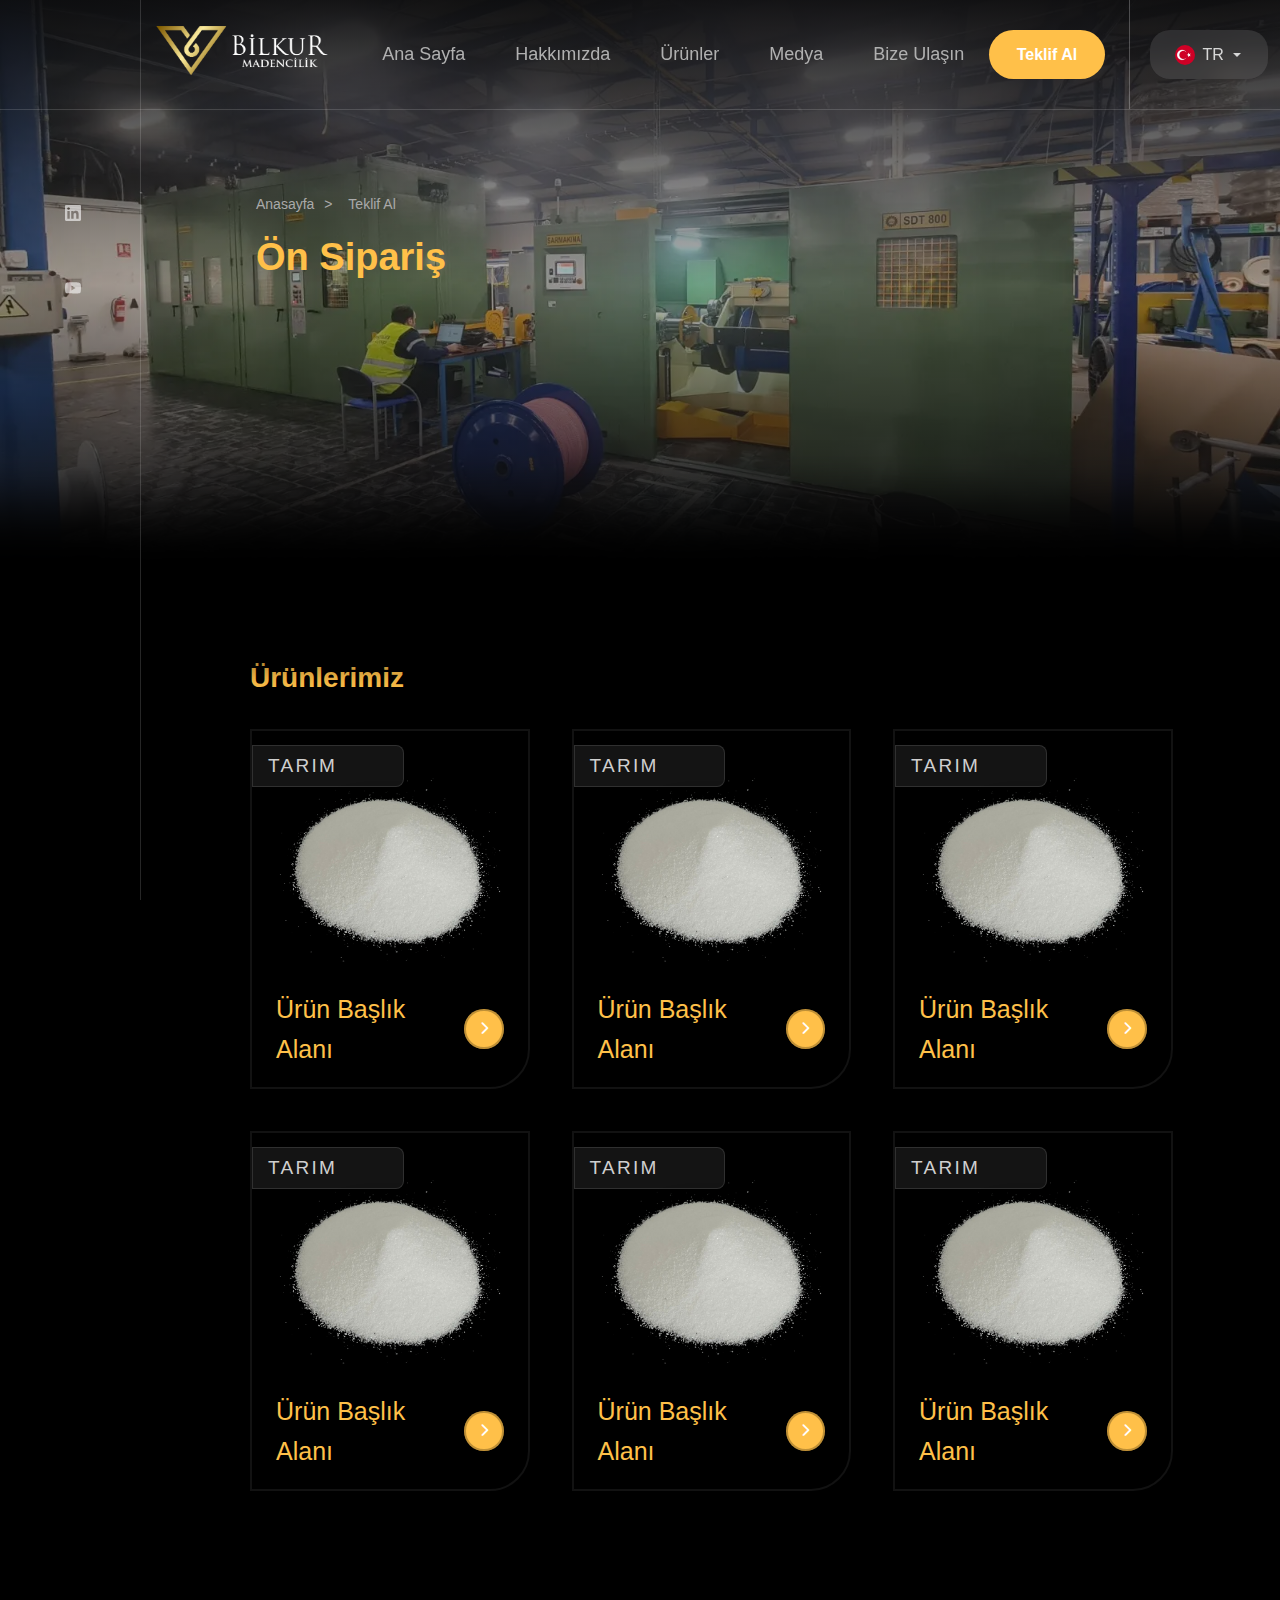
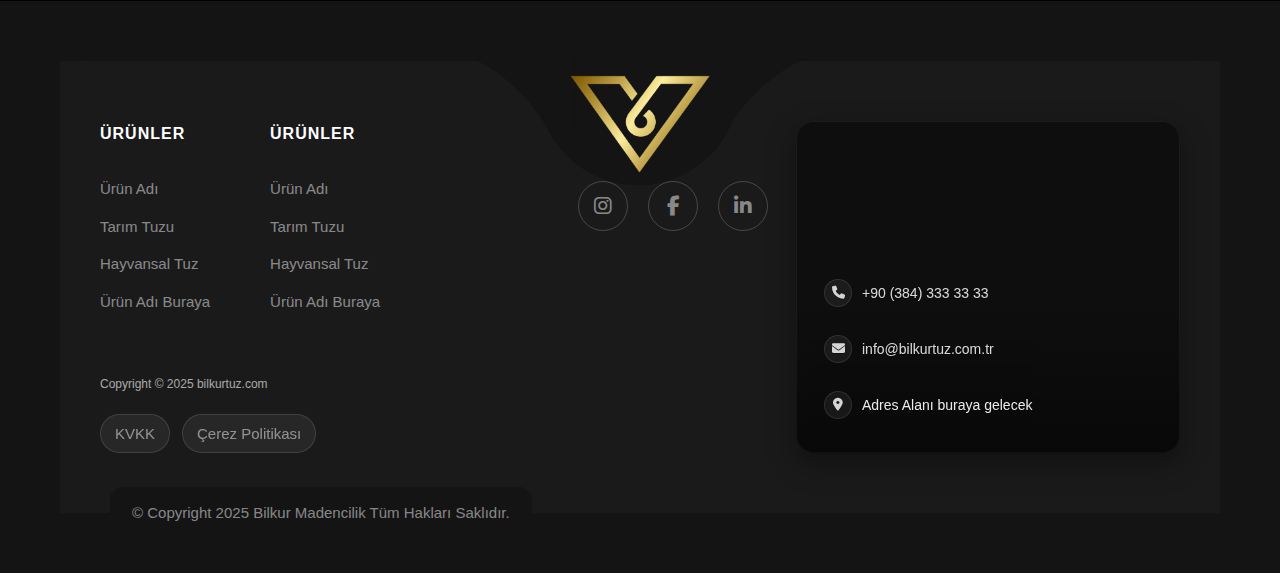
<file: urunler-kategori.html>
<!DOCTYPE html>
<html lang="tr">
<head>
  <meta charset="UTF-8" />
  <!-- MOBİL OPTİMİZASYON - KAYMA SORUNU DÜZELTMESİ -->
  <meta name="viewport" content="width=device-width, initial-scale=1.0, maximum-scale=1.0, user-scalable=no, viewport-fit=cover">
  
  <!-- iOS Safari için özel meta etiketler -->
  <meta name="apple-mobile-web-app-capable" content="yes">
  <meta name="apple-mobile-web-app-status-bar-style" content="black-translucent">
  <meta name="format-detection" content="telephone=no">
  
  <!-- Android Chrome için -->
  <meta name="theme-color" content="#17181a">
  <meta name="mobile-web-app-capable" content="yes">
  
  <title>Bilkur Madencilik – Yenilikçi Teknoloji, Güçlü Çözümler</title>
  <meta name="description" content="Bilkur Madencilik olarak müşteri memnuniyetini her zaman ön planda tutuyoruz. Uzman ekibimiz size özel çözümler sunmak için burada.">
  
  <!-- Favicon -->
  <link rel="icon" type="image/x-icon" href="assets/icon.png">
  <link rel="icon" type="image/png" sizes="32x32" href="assets/icon.png">
  <link rel="icon" type="image/png" sizes="16x16" href="assets/icon.png">
  <link rel="apple-touch-icon" href="assets/icon.png">
  
  <!-- CSS & Fonts -->
  <link rel="stylesheet" href="css/style.css"/>
  <link href="https://fonts.googleapis.com/css2?family=Rajdhani:wght@500;600;700&display=swap" rel="stylesheet">
  <link rel="stylesheet" href="https://cdnjs.cloudflare.com/ajax/libs/font-awesome/5.15.4/css/all.min.css">
  <link rel="stylesheet" href="https://cdnjs.cloudflare.com/ajax/libs/font-awesome/6.5.0/css/all.min.css">
</head>

<body>
  <!-- ===== SPLIT LINE (DESKTOP) ===== -->
  <div class="split-line"></div>

  <!-- ===== HEADER & NAVİGASYON ===== -->
  <header class="header" id="header">
    <div class="header-container">
      
      <!-- Sol Grup: Logo + Ana Menü -->
      <div class="header-left">
        <a href="#" class="logo" aria-label="Bilkur Madencilik">
          <img src="assets/logob.png" alt="Bilkur Madencilik" class="logo-white">
          <img src="assets/logo.png"  alt="Bilkur Madencilik" class="logo-dark">
        </a>
        
        <!-- Ana Navigasyon Menüsü -->
        <nav class="nav" id="nav">
          <div class="nav-item">
            <a href="index.html" class="nav-link">Ana Sayfa</a>
          </div>
          <div class="nav-item">
            <a href="hakkimizda.html" class="nav-link">Hakkımızda</a>
          </div>
          
          <!-- Ürünlerimiz Dropdown -->
          <div class="nav-item nav-has-dropdown-simple">
            <a href="urunler-kategori.html" class="nav-link">Ürünler</a>
            <div class="nav-dropdown-simple" role="menu" aria-label="Ürünler menüsü">
              <a href="urunler-detay.html" class="simple-dd-item">Kauçuk Karışımlar</a>
              <a href="urunler-detay.html" class="simple-dd-item">Kullanım Alanları</a>
            </div>
          </div>

          <div class="nav-item">
            <a href="#" class="nav-link">Medya</a>
          </div>
          <div class="nav-item">
            <a href="iletisim.html" class="nav-link">Bize Ulaşın</a>
          </div>
        </nav>
      </div>

      <!-- Teklif Al Butonu -->
      <a href="siparis-formu.html" class="header-cta">Teklif Al</a>

      <!-- Sağ Grup: Dil Seçimi + Mobil Buton -->
      <div class="header-right">
        <div class="header-sep" aria-hidden="true"></div>
        
        <!-- Dil Değiştirici -->
        <div class="language-switcher" id="languageSwitcher">
          <img src="assets/flag-tr.webp" alt="TR">
          <span>TR</span>
          <svg width="12" height="12" viewBox="0 0 12 12" fill="currentColor">
            <path d="M2 4l4 4 4-4"/>
          </svg>
          <div class="language-dropdown">
            <a href="#" class="language-option">
              <img src="assets/flag-en.png" alt="EN">
              <span>EN</span>
            </a>
          </div>
        </div>
        
        <!-- Mobil Menü Butonu -->
        <div class="mobile-menu-btn" id="mobileMenuBtn">
          <span></span><span></span><span></span>
        </div>
      </div>
    </div>
  </header>

  <!-- ===== SOSYAL MEDYA LİNKLERİ (DESKTOP) ===== -->
  <div class="social-media">
    <a href="#" class="social-link" aria-label="LinkedIn">
      <svg width="16" height="16" viewBox="0 0 24 24" fill="currentColor">
        <path d="M20.447 20.452h-3.554v-5.569c0-1.328-.027-3.037-1.852-3.037-1.853 0-2.136 1.445-2.136 2.939v5.667H9.351V9h3.414v1.561h.046c.477-.9 1.637-1.85 3.37-1.85 3.601 0 4.267 2.37 4.267 5.455v6.286zM5.337 7.433c-1.144 0-2.063-.926-2.063-2.065 0-1.138.92-2.063 2.063-2.063 1.14 0 2.064.925 2.063 2.063 0 1.139-.925 2.065-2.063 2.065zm1.782 13.019H3.555V9h3.564v11.452zM22.225 0H1.771C.792 0 0 .774 0 1.729v20.542C0 23.227.792 24 1.771 24h20.451C23.2 24 24 23.227 24 22.271V1.729C24 .774 23.2 0 22.222 0h.003z"/>
      </svg>
    </a>
    <a href="#" class="social-link" aria-label="YouTube">
      <svg width="16" height="16" viewBox="0 0 24 24" fill="currentColor">
        <path d="M23.498 6.186a3.016 3.016 0 0 0-2.122-2.136C19.505 3.545 12 3.545 12 3.545s-7.505 0-9.377.505A3.017 3.017 0 0 0 .502 6.186C0 8.07 0 12 0 12s0 3.93.502 5.814a3.016 3.016 0 0 0 2.122 2.136c1.871.505 9.376.505 9.376.505s7.505 0 9.377-.505a3.015 3.015 0 0 0 2.122-2.136C24 15.93 24 12 24 12s0-3.93-.502-5.814zM9.545 15.568V8.432L15.818 12l-6.273 3.568z"/>
      </svg>
    </a>
  </div>

<section class="page-header">
  <img src="assets/bg-1.webp" alt="Hakkımızda" class="page-header-img">
  <div class="page-header-overlay"></div>
  <div class="page-header-content">
    <nav class="breadcrumb">
      <a href="index.html">Anasayfa</a>
      <span> > </span>
      <span>Teklif Al</span>
    </nav>
    <h1 class="page-title">Ön Sipariş</h1>
  </div>
</section>

  <!-- ===== MOBİL/TABLET NAVİGASYONU ===== -->
  
  <!-- Bottom Bar -->
  <nav class="bottom-bar" id="bottomBar" aria-label="Alt gezinme">
    <a href="index.html" class="bb-item" aria-label="Ana sayfa">
      <svg viewBox="0 0 24 24" width="22" height="22" fill="none" stroke="currentColor" stroke-width="2" stroke-linecap="round" stroke-linejoin="round">
        <path d="M3 11l9-8 9 8"></path>
        <path d="M5 10v10a1 1 0 001 1h4v-6h4v6h4a1 1 0 001-1V10"></path>
      </svg>
    </a>

    <button class="bb-item has-popup" id="bbLangBtn" aria-label="Dil seçimi">
      <svg viewBox="0 0 24 24" width="22" height="22" fill="none" stroke="currentColor" stroke-width="2" stroke-linecap="round" stroke-linejoin="round">
        <circle cx="12" cy="12" r="10"></circle>
        <path d="M2 12h20"></path>
        <path d="M12 2a15.3 15.3 0 010 20a15.3 15.3 0 010-20z"></path>
      </svg>
      <div class="bb-lang-popup" id="bbLangPopup">
        <a href="#" class="bb-lang"><img src="assets/flag-tr.webp" alt="TR"><span>TR</span></a>
        <a href="#" class="bb-lang"><img src="assets/flag-en.png" alt="EN"><span>EN</span></a>
      </div>
    </button>

    <button class="bb-center" id="bbMenuBtn" aria-label="Menüyü aç/kapat">
      <span></span><span></span><span></span>
    </button>

    <div class="bb-item has-popup" id="bbCallBtn" aria-label="Ara">
      <svg viewBox="0 0 24 24" width="22" height="22" fill="none" stroke="currentColor" stroke-width="2" stroke-linecap="round" stroke-linejoin="round">
        <path d="M22 16.92v2a2 2 0 01-2.18 2 19.8 19.8 0 01-8.63-3.07 19.5 19.5 0 01-6-6 19.8 19.8 0 01-3.07-8.63A2 2 0 014.11 1h2a2 2 0 012 1.72c.12.9.33 1.78.63 2.63a2 2 0 01-.45 2.11L7.09 8.91a16 16 0 006 6l1.45-1.45a2 2 0 012.11-.45c.85.3 1.73.51 2.63.63A2 2 0 0122 16.92z"></path>
      </svg>

      <!-- İletişim Popup -->
      <div class="bb-call-popup" id="bbCallPopup">
        <a href="tel:+905555555555">
          <svg viewBox="0 0 24 24" width="18" height="18" fill="none" stroke="currentColor" stroke-width="2" stroke-linecap="round" stroke-linejoin="round">
            <path d="M22 16.92v2a2 2 0 01-2.18 2 19.8 19.8 0 01-8.63-3.07 19.5 19.5 0 01-6-6 19.8 19.8 0 01-3.07-8.63A2 2 0 014.11 1h2a2 2 0 012 1.72c.12.9.33 1.78.63 2.63a2 2 0 01-.45 2.11L7.09 8.91a16 16 0 006 6l1.45-1.45a2 2 0 012.11-.45c.85.3 1.73.51 2.63.63A2 2 0 0122 16.92z"></path>
          </svg>
          Telefon Et
        </a>
        <a href="https://wa.me/905555555555">
          <svg viewBox="0 0 32 32" width="18" height="18" fill="currentColor" xmlns="http://www.w3.org/2000/svg">
            <path d="M16.001 3.077c-7.19 0-13.023 5.833-13.023 13.023 0 2.296.597 4.538 1.729 6.515L3 29l6.63-1.694c1.91 1.041 4.06 1.59 6.371 1.59h.001c7.19 0 13.023-5.833 13.023-13.023s-5.833-13.023-13.023-13.023zm0 23.732h-.001c-2.061 0-4.073-.552-5.826-1.596l-.417-.247-3.938 1.006 1.052-3.843-.257-.394a10.65 10.65 0 01-1.667-5.742c0-5.882 4.787-10.669 10.668-10.669 2.85 0 5.529 1.111 7.546 3.128 2.017 2.017 3.126 4.696 3.125 7.546 0 5.882-4.787 10.668-10.685 10.668zm5.887-7.99c-.322-.161-1.907-.941-2.202-1.047-.295-.108-.51-.161-.725.161s-.831 1.048-1.019 1.265c-.187.215-.372.242-.694.081-.322-.161-1.36-.5-2.592-1.595-.957-.853-1.603-1.904-1.791-2.227-.187-.322-.02-.497.142-.657.146-.146.322-.372.483-.558.161-.187.215-.322.322-.537.108-.215.054-.403-.027-.564-.081-.161-.725-1.749-.993-2.397-.261-.627-.526-.543-.725-.553-.187-.01-.403-.012-.619-.012s-.564.081-.86.403c-.295.322-1.13 1.104-1.13 2.691s1.157 3.124 1.318 3.34c.161.215 2.279 3.482 5.53 4.879.773.334 1.376.533 1.846.682.775.247 1.48.212 2.037.129.621-.092 1.907-.778 2.176-1.528.268-.75.268-1.393.187-1.528-.08-.135-.295-.215-.616-.376z"/>
          </svg>
          WhatsApp
        </a>
        <a href="mailto:info@bilkur.com">
          <svg viewBox="0 0 24 24" width="18" height="18" fill="none" stroke="currentColor" stroke-width="2" stroke-linecap="round" stroke-linejoin="round">
            <path d="M4 4h16v16H4z"></path>
            <polyline points="22,6 12,13 2,6"></polyline>
          </svg>
          E-posta
        </a>
        <a href="#">
          <svg viewBox="0 0 24 24" width="22" height="22" fill="none" stroke="currentColor" stroke-width="2" stroke-linecap="round" stroke-linejoin="round">
            <path d="M22 16.92v2a2 2 0 01-2.18 2 19.8 19.8 0 01-8.63-3.07 19.5 19.5 0 01-6-6 19.8 19.8 0 01-3.07-8.63A2 2 0 014.11 1h2a2 2 0 012 1.72c.12.9.33 1.78.63 2.63a2 2 0 01-.45 2.11L7.09 8.91a16 16 0 006 6l1.45-1.45a2 2 0 012.11-.45c.85.3 1.73.51 2.63.63A2 2 0 0122 16.92z"></path>
          </svg>
          İletişim Bilgileri
        </a>
      </div>
    </div>

    <a href="#" class="bb-item" aria-label="Hesabım">
      <svg viewBox="0 0 24 24" width="22" height="22" fill="none" stroke="currentColor" stroke-width="2" stroke-linecap="round" stroke-linejoin="round">
        <path d="M20 21a8 8 0 10-16 0"></path>
        <circle cx="12" cy="7" r="4"></circle>
      </svg>
    </a>
  </nav>

  <!-- Full-screen Menu Overlay -->
  <div class="menu-overlay" id="menuOverlay" aria-hidden="true">
    <div class="menu-sheet">
      <div class="menu-sheet-header">
        <img src="assets/logo.png" alt="Bilkur">
        <button class="menu-close" id="menuClose" aria-label="Kapat">×</button>
      </div>
      <ul class="menu-list">
        <li><a href="index.html">Anasayfa</a></li>
        <li class="menu-has-sub">
          <button class="menu-accordion" type="button">Kurumsal <span>▾</span></button>
          <ul class="menu-sub">
            <li><a href="hakkimizda.html">Hakkımızda</a></li>
            <li><a href="#">Kalite Politikamız</a></li>
          </ul>          
        </li>
        <li><a href="urunler-kategori.html">Ürünlerimiz</a></li>
        <li><a href="#">Kataloglar</a></li>
        <li><a href="#">Galeri</a></li>
        <li><a href="#">Blog</a></li>
        <li><a href="iletisim.html">İletişim</a></li>
      </ul>
    </div>
  </div>

  <!-- Urunler Listesi -->
  <section class="uk-section section-shadow" aria-labelledby="uk-title">
  <div class="uk-wrap">
    <h2 id="uk-title" class="uk-title">Ürünlerimiz</h2>

    <div class="uk-grid">
      <!-- Kart 1 (aktif örnek) -->
      <article class="uk-card">
        <span class="uk-badge">TARIM</span>
        <img class="uk-img" src="assets/tuz.png" alt="Ürün görseli">
        <div class="uk-meta">
          <h3 class="uk-name">Ürün Başlık Alanı</h3>
          <button class="uk-dot" aria-label="Detay"><i class="fas fa-chevron-right"></i></button>
        </div>
      </article>

      <!-- Kart 2 -->
      <article class="uk-card">
        <span class="uk-badge">TARIM</span>
        <img class="uk-img" src="assets/tuz.png" alt="Ürün görseli">
        <div class="uk-meta">
          <h3 class="uk-name">Ürün Başlık Alanı</h3>
          <button class="uk-dot" aria-label="Detay"><i class="fas fa-chevron-right"></i></button>
        </div>
      </article>

      <!-- Kart 3 -->
      <article class="uk-card">
        <span class="uk-badge">TARIM</span>
        <img class="uk-img" src="assets/tuz.png" alt="Ürün görseli">
        <div class="uk-meta">
          <h3 class="uk-name">Ürün Başlık Alanı</h3>
          <button class="uk-dot" aria-label="Detay"><i class="fas fa-chevron-right"></i></button>
        </div>
      </article>

      <!-- Kart 4 -->
      <article class="uk-card">
        <span class="uk-badge">TARIM</span>
        <img class="uk-img" src="assets/tuz.png" alt="Ürün görseli">
        <div class="uk-meta">
          <h3 class="uk-name">Ürün Başlık Alanı</h3>
          <button class="uk-dot" aria-label="Detay"><i class="fas fa-chevron-right"></i></button>
        </div>
      </article>

      <!-- Kart 5 -->
      <article class="uk-card">
        <span class="uk-badge">TARIM</span>
        <img class="uk-img" src="assets/tuz.png" alt="Ürün görseli">
        <div class="uk-meta">
          <h3 class="uk-name">Ürün Başlık Alanı</h3>
          <button class="uk-dot" aria-label="Detay"><i class="fas fa-chevron-right"></i></button>
        </div>
      </article>

      <!-- Kart 6 -->
      <article class="uk-card">
        <span class="uk-badge">TARIM</span>
        <img class="uk-img" src="assets/tuz.png" alt="Ürün görseli">
        <div class="uk-meta">
          <h3 class="uk-name">Ürün Başlık Alanı</h3>
          <button class="uk-dot" aria-label="Detay"><i class="fas fa-chevron-right"></i></button>
        </div>
      </article>
    </div>
  </div>
</section>



  <!-- ===== FOOTER ===== -->
  <footer class="footer">
    <div class="footer-top">
      <div class="footer-card">
        
        <!-- Footer Logo -->
        <div class="footer-notch">
          <img src="assets/logo-f.png" alt="logo">
        </div>
        
        <div class="footer-wrap">
          <!-- Footer İçerik -->
          <div class="footer-left">
            
            <!-- Ürünler Bölümü -->
            <div class="footer-products">
              <div class="footer-col footer-col--products">
                <div class="footer-product-sec">
                  <div class="footer-product-text">
                    <h4 class="footer-title">Ürünler</h4>
                    <ul class="footer-menu">
                      <li><a href="#">Ürün Adı</a></li>
                      <li><a href="#">Tarım Tuzu</a></li>
                      <li><a href="#">Hayvansal Tuz</a></li>
                      <li><a href="#">Ürün Adı Buraya</a></li>
                    </ul>
                  </div>
                  <div class="footer-product-text">
                    <h4 class="footer-title">Ürünler</h4>
                    <ul class="footer-menu">
                      <li><a href="#">Ürün Adı</a></li>
                      <li><a href="#">Tarım Tuzu</a></li>
                      <li><a href="#">Hayvansal Tuz</a></li>
                      <li><a href="#">Ürün Adı Buraya</a></li>
                    </ul>
                  </div>
                </div>

                <!-- Telif ve Yasal Linkler -->
                <div class="footer-legal">
                  <p class="copyright">Copyright © 2025 bilkurtuz.com</p>
                  <div class="legal-links">
                    <a href="/kvkk" class="chip">KVKK</a>
                    <a href="/cerez-politikasi" class="chip">Çerez Politikası</a>
                  </div>
                </div>
              </div>
            </div>

            <!-- Sosyal Medya -->
            <div class="footer-social">
              <div class="social-icons">
                <a href="#" class="social-link" aria-label="Instagram">
                  <i class="fab fa-instagram"></i>
                </a>
                <a href="#" class="social-link" aria-label="Facebook">
                  <i class="fab fa-facebook-f"></i>
                </a>
                <a href="#" class="social-link" aria-label="LinkedIn">
                  <i class="fab fa-linkedin-in"></i>
                </a>
              </div>
            </div>

            <!-- Harita ve İletişim -->
            <div class="footer-col footer-col--map">
              <div class="map-card">
                <iframe
                  src="https://www.google.com/maps?q=Bilkur%20Madencilik&output=embed"
                  loading="lazy"
                  referrerpolicy="no-referrer-when-downgrade"
                  aria-label="Harita">
                </iframe>

                <!-- İletişim Bilgileri -->
                <div class="map-info">
                  <div class="row">
                    <span class="ico"><i class="fas fa-phone"></i></span>
                    <a href="tel:+903843333333">+90 (384) 333 33 33</a>
                  </div>
                  <div class="row">
                    <span class="ico"><i class="fas fa-envelope"></i></span>
                    <a href="mailto:info@bilkurtuz.com.tr">info@bilkurtuz.com.tr</a>
                  </div>
                  <div class="row">
                    <span class="ico"><i class="fas fa-map-marker-alt"></i></span>
                    Adres Alanı buraya gelecek
                  </div>
                </div>
              </div>
            </div>
          </div>

          <!-- Footer Bottom -->
          <div class="footer-bottom">
            <div class="footer-bottom-wrap">
              <div class="copyright-bottom">
                © <a href="#">Copyright</a> 2025
                <a href="#">Bilkur Madencilik</a> Tüm Hakları Saklıdır.
              </div>
            </div>
          </div>
        </div>
      </div>
    </div>
  </footer>

  <!-- ===== JAVASCRIPT ===== -->
  <script src="js/script.js"></script>
</body>
</html>
</file>
<file: css/style.css>
/* =====================================================
   BILKUR MADENCILIK - ANA STIL DOSYASI
   ===================================================== */

   /* ===== İÇERİK SIRALAMASI ===== */
   /*
   1. TEMEL AYARLAR & DEĞIŞKENLER
   2. PRELOADER
   3. HEADER & NAVİGASYON
   4. DROPDOWN MENÜ 
   5. HERO BÖLÜMÜ 
   6. SOSYAL MEDYA & KONTROLLER 
   7. HAKKIMIZDA BÖLÜMÜ  
   8. ÜRETİM BÖLÜMÜ 
   9. ÜRÜNLER BÖLÜMÜ  
   10. HABERLER BÖLÜMÜ 
   11. MOBİL MENÜ & BOTTOM BAR 
   12. FOOTER 
   13. İLETİŞİM SAYFASI TASARIM 
   14. İLETİŞİM BÖLÜMÜ 
   15. HARİTA 
   16. ÖN SİPARİŞ 
   17. ÜRÜN KATEGORİ IZGARASI (kategori sayfası) 
   18. ÜRÜN DETAY 
   19. DİĞER ÜRÜNLER 
   20. HABERLER BÖLÜMÜ  
   21. ÜRÜN DETAY SAYFASI 
   22. TEKNİK ÖZELLİKLER TABLOSU 
   23. HAKKIMIZDA V2 
   24. MİSYON / VİZYON 
   25. MV-EXTRAS (Sertifika + Galeri) 
   26. SIMPLE NAV DROPDOWN 
   27. RESPONSİVE TASARIMLAR 
   */
   /* ===================================================== */

/* ===== 1. TEMEL AYARLAR & DEĞIŞKENLER ===== */
* {
    margin: 0;
    padding: 0;
    box-sizing: border-box;
}

:root {
    /* Ana renkler */
    --primary-color: #ffc049 ;
    --primary-dark: #000000;
    --text-light: #B0B0B0;
    --text-dark: #414243;
    --white: #FFFCF2;
    
    /* Gradient ve gölgeler */
    --gradient-bg: linear-gradient(180deg, rgba(11, 11, 12, 0.95) 0%, rgba(16, 17, 18, 0.3) 49.48%, #111112 100%);
    --shadow-header: rgba(0,0,0,.2) 0 10px 30px -20px;
    
    /* Ürünler bölümü */
    --urunler-accent: #9ca3af;
    --urunler-bg: #1a1a1b;
    
    /* Footer */
    --footer-bg: #141414;
    
    /* Mobil header yüksekliği */
    --mheader: 82px;
}

body {
    font-family: -apple-system, BlinkMacSystemFont, 'Segoe UI', Roboto, sans-serif;
    background: var(--primary-dark);
    color: #fff;
    line-height: 1.6;
    overflow-x: hidden;
}

/* ===== 2. PRELOADER ===== */
#preloader {
    position: fixed;
    inset: 0;
    background: #000;
    display: flex;
    align-items: center;
    justify-content: center;
    z-index: 9999;
    transition: opacity 0.6s ease, visibility 0.6s ease;
}

#preloader.hidden {
    opacity: 0;
    visibility: hidden;
}

.preloader-inner {
    display: flex;
    flex-direction: column;
    align-items: center;
    gap: 20px;
}

.preloader-logo {
    width: 160px;
    max-width: 60vw;
    filter: brightness(0) invert(1);
}

.spinner {
    width: 48px;
    height: 48px;
    border: 4px solid rgba(255,255,255,0.2);
    border-top-color: #fff;
    border-radius: 50%;
    animation: spin 1s linear infinite;
}

@keyframes spin {
    to { transform: rotate(360deg); }
}

/* ===== 3. HEADER & NAVİGASYON ===== */
.split-line {
    position: fixed;
    left: 140px;
    top: 0;
    width: 1px;
    height: 100vh;
    background: rgba(255,255,255,.15);
    z-index: 10;
}

.header {
    position: fixed;
    top: 0;
    left: 0;
    width: 100%;
    height: 110px;
    z-index: 100;
    transition: all .35s ease;
    border-bottom: 1px solid rgba(255,255,255,.15);
}

.header.scrolled {
    position: fixed;
    background: var(--white);
    height: 95px;
    box-shadow: var(--shadow-header);
}

.header-container {
    margin: 0 auto;
    height: 100%;
    display: flex;
    align-items: center;
    justify-content: space-around;
}

.header-left {
    display: flex;
    align-items: center;
    gap: 100px;
    margin-left: 140px;
}

.header-right {
    display: flex;
    align-items: center;
    gap: 100px;
}

/* Logo */
.logo {
    position: relative;
    width: 238px;
    height: inherit;
}

.logo img {
    width: 100%;
    height: 100%;
    object-fit: contain;
    transition: opacity .35s ease;
}

.logo-dark {
    position: absolute;
    top: 0;
    left: 0;
    opacity: 0;
}

.header.scrolled .logo-white { opacity: 0; }
.header.scrolled .logo-dark { opacity: 1; }

/* Ana Navigasyon */
.nav {
    display: flex;
    gap: 50px;
}

.nav-item {
    position: relative;
}

.nav-link {
    color: var(--text-light);
    text-decoration: none;
    font-size: 18px;
    font-weight: 500;
    transition: all .35s ease;
    position: relative;
    height: 100%;
    display: flex;
    align-items: center;
    padding: 10px 0;
}

.nav-link::before {
    content: '';
    position: absolute;
    bottom: 0;
    left: 0;
    width: 0;
    height: 2px;
    background: var(--primary-color);
    transition: width .35s ease;
}

.nav-link:hover {
    color: var(--primary-color);
}

.nav-link:hover::before {
    width: 100%;
}

.header.scrolled .nav-link {
    color: var(--text-dark);
}

/* Teklif Al Butonu */
.header-cta {
    padding: 12px 28px;
    background: var(--primary-color);
    color: #fff;
    border-radius: 30px;
    font-size: 16px;
    font-weight: 600;
    text-decoration: none;
    transition: all 0.3s ease;
}

.header-cta:hover {
    background: #e09a1c;
    transform: translateY(-2px);
}

/* Header Separator */
.header-sep {
    width: 1px;
    height: 109px;
    background: rgba(255,255,255,.25);
    flex: 0 0 1px;
}

/* Dil Değiştirici */
.language-switcher {
    display: flex;
    align-items: center;
    gap: 7px;
    padding: 12px 25px;
    border-radius: 20px;
    background: rgba(255,255,255,.1);
    backdrop-filter: blur(10px);
    cursor: pointer;
    transition: all .35s ease;
    position: relative;
    color: rgba(255,255,255,.8);
}

.language-switcher:hover {
    background: rgba(255,255,255,.2);
    color: #fff;
}

.language-switcher img {
    width: 20px;
    height: 20px;
    border-radius: 50%;
}

.header.scrolled .language-switcher {
    background: rgba(21, 14, 14, 0.1);
    color: rgba(0, 0, 0, 0.8);
}

.header.on-mega .language-switcher {
    background: rgba(82, 82, 82, 0.1);
    color: rgba(0, 0, 0, 0.8);
}

.language-dropdown {
    position: absolute;
    top: 100%;
    left: 50%;
    transform: translateX(-50%);
    background: rgba(0,0,0,.5);
    backdrop-filter: blur(20px);
    border-radius: 20px;
    padding: 15px;
    min-width: 120px;
    opacity: 0;
    visibility: hidden;
    transform: translateX(-50%) translateY(10px);
    transition: all .35s ease;
    border: 1px solid rgba(255,255,255,.15);
    margin-top: 30px;
}

.language-switcher:hover .language-dropdown {
    opacity: 1;
    visibility: visible;
    transform: translateX(-50%) translateY(0);
}

.language-option {
    display: flex;
    align-items: center;
    gap: 10px;
    padding: 10px 12px;
    border-radius: 15px;
    background: rgba(0,0,0,.1);
    border: 1px solid rgba(255,255,255,.1);
    cursor: pointer;
    transition: all .35s ease;
    color: rgba(255,255,255,.7);
    text-decoration: none;
}

.language-option:hover {
    border-color: var(--primary-color);
    color: #fff;
}

/* ===== 4. DROPDOWN MENÜ ===== */
.nav-dropdown {
    position: fixed;
    left: 0;
    right: 0;
    width: 100vw;
    background: #fff;
    box-shadow: var(--shadow-header);
    opacity: 0;
    visibility: hidden;
    transform: none;
    transition: all .35s ease .1s;
    z-index: 1000;
    pointer-events: none;
}

.nav-item:hover .nav-dropdown {
    opacity: 1;
    visibility: visible;
    pointer-events: auto;
}

.dropdown-gradient {
    position: absolute;
    bottom: -50px;
    left: -200px;
    transform: translateY(50%);
    width: 790px;
    height: 790px;
    border-radius: 50%;
    opacity: .3;
    background: radial-gradient(50% 50% at 50% 50%, var(--primary-color) 0%, rgba(250,176,42,0) 100%);
}

.dropdown-inner {
    margin: 0 auto;
    padding: 0 107px 0 140px;
    position: relative;
}

/* Mega Menü Düzeni */
.dropdown-wrapper.is-sarma {
    display: grid;
    grid-template-columns: 280px 1fr;
    gap: 48px;
}

.dropdown-cats {
    position: relative;
    padding: 42px 0 42px 24px;
}

.dropdown-cats::before {
    content: "";
    position: absolute;
    left: 0;
    top: 0;
    bottom: 0;
    width: 1px;
    background: rgba(0,0,0,.08);
}

.cat-btn {
    display: block;
    width: 100%;
    text-align: left;
    padding: 14px 12px 14px 18px;
    background: transparent;
    border: 0;
    cursor: pointer;
    font-size: 28px;
    line-height: 1.2;
    color: #9c9c9c;
    font-weight: 300;
    transition: color .25s ease, transform .25s ease;
}

.cat-btn + .cat-btn {
    margin-top: 26px;
}

.cat-btn:hover {
    color: #3a3a3a;
    transform: translateX(2px);
}

.cat-btn.active {
    color: #111;
    font-weight: 500;
    position: relative;
}

.cat-btn.active::before {
    content: "";
    position: absolute;
    left: -24px;
    top: 50%;
    transform: translateY(-50%);
    width: 4px;
    height: 36px;
    border-radius: 2px;
    background: var(--primary-color);
}

.dropdown-panels {
    padding: 42px 0;
}

.dropdown-panel {
    animation: fadeIn .25s ease;
}

.dropdown-panel[hidden] {
    display: none !important;
}

.panel-grid {
    list-style: none;
    margin: 0;
    padding: 0;
    display: grid;
    grid-template-columns: repeat(3, minmax(220px, 1fr));
    gap: 18px 80px;
}

.panel-grid a {
    display: block;
    padding: 10px 0;
    color: #6b6b6b;
    text-decoration: none;
    font-size: 20px;
    font-weight: 300;
    transition: color .25s ease, transform .25s ease;
}

.panel-grid a:hover {
    color: #111;
    transform: translateX(2px);
}

@keyframes fadeIn {
    from { opacity: 0; transform: translateY(4px); }
    to { opacity: 1; transform: none; }
}

/* Mega menü açıkken header beyaz */
.header.on-mega {
    background: #fff;
    height: auto;
    box-shadow: var(--shadow-header);
    border-bottom-color: transparent;
}

.header.on-mega .logo-white { opacity: 0; }
.header.on-mega .logo img {
    width: 80%;
    height: 80%;
    object-fit: contain;
    transition: opacity .35s ease;
}
.header.on-mega .logo-dark { opacity: 1; }
.header.on-mega .nav-link { color: var(--text-dark); }
.header.on-mega .header-sep { background: rgba(0,0,0,.08); }

/* ===== 5. HERO BÖLÜMÜ ===== */
.hero {
    position: relative;
    height: auto;
    display: flex;
    align-items: center;
    justify-content: center;
    overflow: hidden;
}

.hero-bg {
    position: relative;
    z-index: -2;
    width: 100%;
    height: auto;
    transform: none !important;
}

.hero-video {
    width: 100%;
    height: auto;
    display: block;
    max-width: 100%;
    object-fit: cover;
    transform: none !important;
    will-change: auto;
    position: relative;
}

/* Slider */
.slide {
    position: absolute;
    top: 0;
    left: 0;
    width: 100%;
    height: 100%;
    opacity: 0;
    transition: opacity .7s ease;
    transform: none !important;
}

.slide.active {
    position: relative;
    opacity: 1;
    z-index: 1;
    transform: none !important;
}

.slide img.hero-video {
    width: 100%;
    height: 100%;
    object-fit: cover;
}

/* Hero Overlay */
.hero-overlay {
    position: absolute;
    inset: 0;
    background: var(--gradient-bg);
    z-index: 1;
}

/* Hero İçerik */
.hero-content {
    position: absolute;
    bottom: 110px;
    left: 50%;
    transform: translateX(-50%);
    width: 100%;
    padding: 0 107px 0 140px;
    z-index: 2;
}

.hero-text {
    max-width: 1060px;
    padding-left: 60px;
    position: relative;
}

.hero-text::before {
    content: '';
    position: absolute;
    left: 0;
    top: -10px;
    width: 3px;
    height: 80px;
    background: var(--primary-color);
}

.hero-title {
    font-size: 64px;
    font-weight: 700;
    line-height: 1.1;
    margin-bottom: 30px;
    opacity: 0;
    transform: translateY(20px);
    animation: fadeInUp .8s ease forwards .5s;
}

.hero-description {
    font-size: 18px;
    color: var(--text-light);
    font-weight: 500;
    opacity: 0;
    transform: translateY(20px);
    animation: fadeInUp .8s ease forwards .7s;
}

@keyframes fadeInUp {
    to {
        opacity: 1;
        transform: translateY(0);
    }
}

/* ===== 6. SOSYAL MEDYA & KONTROLLER ===== */
.social-media {
    position: fixed;
    left: 50px;
    top: 190px;
    z-index: 100;
    display: flex;
    flex-direction: column;
    gap: 30px;
}

.social-link {
    display: flex;
    align-items: center;
    justify-content: center;
    width: 45px;
    height: 45px;
    border-radius: 50%;
    background: none !important;
    color: rgba(255,255,255,.6);
    text-decoration: none;
    transition: all .35s ease;
    position: relative;
}

.social-link::before {
    display: none !important;
}

.social-link:hover::before {
    width: 45px;
    height: 45px;
}

.social-link:hover {
    color: #fff;
}

/* Carousel Kontrolleri */
.carousel-counter {
    position: absolute;
    left: 30px;
    bottom: 250px;
    transform: rotate(-90deg);
    display: flex;
    align-items: center;
    gap: 5px;
    font-size: 24px;
    font-weight: 500;
    transition: opacity 0.5s ease, transform 0.5s ease;
}

.carousel-counter .current {
    color: #fff;
}

.carousel-counter .separator,
.carousel-counter .total {
    color: var(--text-light);
}

.carousel-controls {
    position: absolute;
    bottom: 35px;
    left: 200px;
    display: flex;
    align-items: center;
    gap: 20px;
    z-index: 10;
}

.carousel-btn {
    display: flex;
    align-items: center;
    justify-content: center;
    width: 60px;
    height: 60px;
    border-radius: 50%;
    background: rgba(130,130,130,.05);
    backdrop-filter: blur(10px);
    border: 1px solid rgba(255,255,255,.25);
    color: rgba(255,255,255,.25);
    cursor: pointer;
    transition: all .35s ease;
    position: relative;
}

.carousel-btn:hover {
    color: #fff;
    border: 1px solid var(--primary-color);
}

.carousel-btn:hover .btn-circle {
    stroke-dashoffset: 530;
}

.btn-circle {
    position: absolute;
    width: 100%;
    height: 100%;
    transform: rotate(180deg);
}

.btn-circle circle {
    fill: none;
    stroke: var(--primary-color);
    stroke-width: 2;
    stroke-dasharray: 750;
    stroke-dashoffset: 750;
    transition: stroke-dashoffset 1s ease;
}

/* Scroll Indicator */
.scroll-indicator {
    position: absolute;
    left: 55px;
    bottom: 130px;
    align-items: center;
    cursor: pointer;
    transition: opacity 0.5s ease;
}

.scroll-indicator svg path:first-child {
    transition: transform .45s ease;
}

.scroll-indicator:hover svg path:first-child {
    transform: translateY(10px);
}

.scroll-indicator svg path:last-child {
    fill: rgba(255,255,255,.7);
    transition: fill .45s ease;
}

.scroll-indicator:hover svg path:last-child {
    fill: #fff;
}

/* ===== 7. HAKKIMIZDA BÖLÜMÜ ===== */
.section-shadow {
    position: relative;
    z-index: 1;
}

.section-shadow::before {
    content: "";
    position: absolute;
    left: 0;
    right: 0;
    height: 180px;
    pointer-events: none;
    background: linear-gradient(to bottom, 
        rgb(0 0 0 / 7%) 0%, 
        rgb(0 0 0) 40%, 
        rgb(0 0 0) 70%, 
        rgb(0 0 0 / 84%) 100%);
    filter: blur(18px);
    z-index: 5;
    width: 120%;
    left: -10%;
    top: -100px;
}

.about-section {
    position: relative;
    min-height: 110vh;
    background: url("../assets/Basliksiz-1.webp") center/cover no-repeat;
    display: flex;
    align-items: center;
    overflow: hidden;
    padding: 0 107px 0 140px;
}

.about-section::before {
    content: "";
    position: absolute;
    inset: 0;
    background: linear-gradient(90deg,
        rgba(0,0,0,1) 0%,
        rgba(20,20,20,0.9) 25%,
        rgba(40,40,40,0.7) 50%,
        rgba(60,60,60,0.5) 75%,
        rgba(80,80,80,0.3) 90%,
        rgba(100,100,100,0.0) 100%);
    pointer-events: none;
    z-index: 1;
}

.container {
    margin: 0 auto;
    padding: 0 2rem;
    width: 100%;
    position: relative;
    z-index: 2;
}

.about-grid {
    grid-template-columns: 1.15fr .85fr;
    gap: 3.5rem;
    padding-left: 60px;
}

.about-content {
    max-width: 750px;
}

.brand-text {
    letter-spacing: .28em;
    font-size: clamp(12px, .9vw, 14px);
    color: rgba(255,255,255,.70);
    margin-bottom: 1.4rem;
    font-weight: 300;
}

.main-title {
    font-weight: 300;
    line-height: 1.08;
    color: #fff;
    font-size: clamp(38px, 5.2vw, 64px);
    margin-bottom: 1.1rem;
}

.description {
    font-size: clamp(16px, 1.3vw, 18px);
    line-height: 1.7;
    color: rgba(255,255,255,.85);
    margin-bottom: 1rem;
    font-weight: 400;
}

.sub-description {
    font-size: clamp(14px, 1.1vw, 16px);
    color: rgba(255,255,255,.65);
    line-height: 1.7;
    margin-bottom: 2.2rem;
    font-weight: 300;
}

.stats-container {
    display: flex;
    gap: clamp(28px, 4vw, 80px);
    margin: 2.2rem 0 2.6rem;
    align-items: flex-start;
    flex-wrap: wrap;
    justify-content: space-between;
}

.stat-item {
    text-align: left;
    min-width: 150px;
}

.stat-number {
    font-family: 'Rajdhani', sans-serif;
    font-weight: 700;
    font-size: clamp(48px, 6.5vw, 92px);
    line-height: 1;
    letter-spacing: -0.01em;
    color: var(--primary-color);
    text-rendering: geometricPrecision;
}

.stat-label {
    font-family: 'Rajdhani', sans-serif;
    font-weight: 500;
    font-size: clamp(14px, 1.3vw, 18px);
    color: rgba(255,255,255,.85);
}

.cta-button {
    display: inline-block;
    padding: 1rem 2.5rem;
    background: rgba(255, 255, 255, 0.1);
    border: 1px solid rgba(255, 255, 255, 0.2);
    color: white;
    border-radius: 50px;
    font-size: 1rem;
    font-weight: 400;
    transition: all 0.3s ease;
    backdrop-filter: blur(10px);
    text-decoration: none !important;
}

.cta-button:hover {
    background: rgba(255, 255, 255, 0.1);
    border-color: var(--primary-color);
    transform: translateY(-1px);
}

/* Hakkımızda animasyonları */
.about-content > * {
    opacity: 0;
    transform: translateY(30px);
    animation: fadeInUp 0.8s ease forwards;
}

.about-content > *:nth-child(1) { animation-delay: 0.1s; }
.about-content > *:nth-child(2) { animation-delay: 0.2s; }
.about-content > *:nth-child(3) { animation-delay: 0.3s; }
.about-content > *:nth-child(4) { animation-delay: 0.4s; }
.about-content > *:nth-child(5) { animation-delay: 0.5s; }
.about-content > *:nth-child(6) { animation-delay: 0.6s; }

/* ===== 8. ÜRETİM BÖLÜMÜ ===== */
.uretim-hero-container {
    position: relative;
    min-height: 100vh;
    overflow: hidden;
}

.uretim-page-header {
    position: relative;
    width: 100%;
    height: 280px;
    background: transparent;
    color: #fff;
    display: flex;
    align-items: center;
    justify-content: center;
    text-align: center;
    overflow: hidden;
    z-index: 15;
}

.uretim-page-header::before {
    content: "";
    position: absolute;
    left: 0;
    right: 0;
    top: 0;
    height: 70%;
    background: #000;
    z-index: 1;
}

.uretim-page-header::after {
    content: "";
    position: absolute;
    inset: 0;
    background: #000;
    clip-path: polygon(0 70%, 100% 70%, 50% 100%);
    z-index: 1;
}

.uretim-header-content {
    position: relative;
    z-index: 2;
}

.uretim-header-subtitle {
    display: block;
    font-size: 12px;
    font-weight: 300;
    letter-spacing: 4px;
    margin-bottom: 16px;
    opacity: 0.8;
    text-transform: uppercase;
}

.uretim-header-title {
    font-size: 42px;
    font-weight: 300;
    line-height: 1.2;
    margin: 0;
}

.uretim-header-highlight {
    font-weight: 600;
    display: block;
    color: var(--primary-color);
}

/* Üretim Arkaplan */
.uretim-background-image {
    position: absolute;
    inset: 0;
    background-image: linear-gradient(180deg, rgba(0, 0, 0, 0.85), rgba(0, 0, 0, 0.65)), 
                      url('https://images.unsplash.com/photo-1581094794329-c8112a89af12?w=1200');
    background-size: cover;
    background-position: center;
    transition: background-image 0.6s ease;
}

.uretim-gradient-overlay {
    position: absolute;
    inset: 0;
    background: linear-gradient(270deg,
        rgba(0, 0, 0, 0.7) 0%,
        rgba(0, 0, 0, 0.6) 45%,
        rgba(0, 0, 0, 0) 70%);
    pointer-events: none;
}

/* Üretim Slide Animasyonları */
@keyframes uretimFadeInUp {
    from {
        opacity: 0;
        transform: translateY(40px) scale(0.98);
        filter: blur(3px);
    }
    to {
        opacity: 1;
        transform: translateY(0) scale(1);
        filter: blur(0);
    }
}

@keyframes uretimFadeOutUp {
    from {
        opacity: 1;
        transform: translateY(0) scale(1);
        filter: blur(0);
    }
    to {
        opacity: 0;
        transform: translateY(-30px) scale(0.98);
        filter: blur(3px);
    }
}

.uretim-slide {
    position: absolute;
    inset: 0;
    display: flex;
    align-items: center;
    opacity: 0;
    pointer-events: none;
}

.uretim-slide-active {
    opacity: 1;
    pointer-events: auto;
    animation: uretimFadeInUp 0.6s ease forwards;
}

.uretim-slide-exit {
    animation: uretimFadeOutUp 0.45s ease forwards;
    pointer-events: none;
}

.uretim-slide-content {
    max-width: 900px;
    padding: 0 7vw;
    margin-left: 140px;
    margin-top: 300px;
}

.uretim-slide-title {
    font-size: clamp(28px, 4vw, 48px);
    margin: 0 0 12px;
    font-weight: 800;
    letter-spacing: 0.5px;
}

.uretim-slide-description {
    font-size: clamp(14px, 1.6vw, 18px);
    line-height: 1.6;
    color: #c9c9c9;
    margin: 0 0 24px;
}

.uretim-cta-button {
    display: inline-block;
    padding: 12px 20px;
    border-radius: 999px;
    background: linear-gradient(180deg, rgba(255, 255, 255, 0.12), rgba(255, 255, 255, 0.06));
    color: var(--primary-color);
    text-decoration: none;
    font-weight: 700;
    border: 1px solid rgba(255, 255, 255, 0.06);
    transition: filter 0.3s ease;
}

.uretim-cta-button:hover {
    filter: brightness(1.05);
    border: 1px solid var(--primary-color);
}

/* Üretim Navigasyonu */
.uretim-navigation-controls {
    position: absolute;
    left: 50%;
    top: 70%;
    transform: translate(-50%, -50%);
    display: flex;
    flex-direction: column;
    gap: 12px;
    z-index: 7;
}

.uretim-nav-button {
    width: 40px;
    height: 40px;
    border-radius: 999px;
    border: 1px solid #3a3a3a;
    background: #161616;
    color: var(--primary-color);
    backdrop-filter: blur(2px);
    cursor: pointer;
    transition: background 0.3s ease;
}

.uretim-nav-button:hover {
    color: #FFF;
    border: 1px solid var(--primary-color);
}

/* Üretim Aşamaları */
.uretim-steps-navigation {
    position: absolute;
    right: 0;
    top: 0;
    bottom: 0;
    width: 420px;
    z-index: 8;
    padding-right: 0;
    overflow: hidden;
}

.uretim-steps-container {
    position: absolute;
    top: 0;
    left: 0;
    width: 100%;
    transition: transform 0.6s cubic-bezier(0.25, 0.46, 0.45, 0.94);
}

.uretim-steps-list {
    list-style: none;
    margin: 0;
    padding: 0;
    display: flex;
    flex-direction: column;
    gap: 0;
}

.uretim-step-item {
    position: relative;
    width: 420px;
    height: 150px;
    opacity: 0.6;
    transition: opacity 0.4s ease, transform 0.4s ease;
}

.uretim-step-active {
    opacity: 1;
    transform: scale(1.02);
}

.uretim-step-link {
    position: relative;
    z-index: 2;
    width: 100%;
    height: 100%;
    display: flex;
    align-items: center;
    justify-content: center;
    background: transparent;
    border: 0;
    outline: 0;
    cursor: pointer;
    text-transform: uppercase;
    letter-spacing: 0.6px;
    font-weight: 800;
    font-size: 18px;
    color: rgba(255, 255, 255, 0.55);
    transition: color 0.3s ease, transform 0.3s ease, background 0.3s ease, border 0.3s ease;
    clip-path: polygon(14% 0, 100% 0, 100% 100%, 0% 100%);
}

.uretim-step-item:not(.uretim-step-active) .uretim-step-link:hover {
    color: rgba(255, 255, 255, 0.8);
    transform: translateX(-4px);
}

.uretim-step-active .uretim-step-link {
    color: var(--primary-color);
    background: linear-gradient(180deg, rgba(255, 255, 255, 0.12), rgba(255, 255, 255, 0.06));
    border: 1px solid rgba(255, 255, 255, 0.15);
    box-shadow: 0 10px 30px rgba(0, 0, 0, 0.4);
}

/* ===== 9. ÜRÜNLER BÖLÜMÜ ===== */
.urunler-main {
    position: relative;
}

.urunler-products {
    position: relative;
    overflow: hidden;
    padding: 80px 0;
    min-height: 100vh;
    background: var(--urunler-bg);
}

.urunler-wrapper {
    max-width: 100%;
    margin: 0 auto;
    width: 100%;
    padding: 50px 0;
    padding-left: 140px;
    padding-right: 107.5px;
    position: relative;
}

.urunler-gradient-image {
    position: absolute;
    right: 0;
    top: 0;
    width: max-content;
    height: 95%;
    pointer-events: none;
}

.urunler-gradient-image img {
    width: 100%;
    height: 100%;
    object-fit: contain;
    object-position: center;
    filter: grayscale(1) brightness(.88) contrast(1.05);
}

.urunler-select {
    position: relative;
    padding-left: 60px;
    margin-bottom: 50px;
    z-index: 10;
}

.urunler-container {
    margin: 0 auto;
    padding: 0 30px;
}

.urunler-container small {
    color: var(--primary-color);
    text-transform: uppercase;
    letter-spacing: 3.6px;
    font-size: 12px;
    font-weight: bold;
    margin-bottom: 30px;
}

.urunler-tabs {
    width: max-content;
    margin-left: 0;
    display: flex;
    flex-wrap: wrap;
    max-width: 100%;
    align-items: flex-start;
    justify-content: flex-start;
    position: relative;
    gap: 50px;
    list-style: none;
}

.urunler-tab {
    position: relative;
    transition: .45s;
    cursor: pointer;
    text-align: center;
    word-wrap: break-word;
}

.urunler-tab-label {
    position: relative;
    font-size: 32px;
    font-weight: bold;
    border-radius: 20px;
    transition: .45s;
    color: var(--primary-color);
}

/* Tab İçerik */
.urunler-tabdesc {
    position: relative;
    transition: .45s;
    min-height: 600px;
}

.urunler-desc {
    width: 100%;
    position: absolute;
    opacity: 0;
    visibility: hidden;
    transform: translateY(30px);
    transition: .45s;
    top: 0;
    left: 0;
}

.urunler-desc.active {
    opacity: 1;
    visibility: visible;
    transform: translateY(0);
    transition-delay: .45s;
    z-index: 1;
}

.urunler-content {
    position: relative;
    display: grid;
    grid-template-columns: minmax(0,7fr) minmax(0,6fr);
    align-items: flex-start;
    gap: 100px;
    height: 100%;
}

.urunler-list-col {
    position: relative;
    z-index: 10;
    height: 100%;
    overflow: hidden;
    --urunler-active-slot: 110px;
}

/* Ürün Navigasyon Kontrolleri */
.urunler-nav-controls {
    z-index: 20;
    height: 52px;
    gap: 20px;
    display: flex;
    align-items: center;
    position: absolute;
    top: 50%;
    right: -30px;
    transform: translateY(-50%) rotate(90deg);
}

.urunler-nav-icon i {
    color: #9ca3af;
    opacity: 1;
}

.urunler-nav-icon {
    border-color: rgba(156,163,175,.35);
}

.urunler-nav-icon .icon,
.urunler-blog-btn .icon {
    width: 18px;
    height: 18px;
    fill: currentColor;
    display: block;
}

.urunler-nav-icon {
    color: #9ca3af;
}

.urunler-nav-btn {
    pointer-events: auto;
    transition: .35s;
    position: relative;
    cursor: pointer;
}

.urunler-nav-btn.disabled {
    opacity: .5;
    pointer-events: none;
}

.urunler-nav-icon {
    display: flex;
    align-items: center;
    justify-content: center;
    width: 60px;
    height: 60px;
    background: rgba(130,130,130,.05);
    backdrop-filter: blur(10px);
    border-radius: 50%;
    cursor: pointer;
    border: 1px solid rgba(255,255,255,.25);
    transition: .35s;
    position: relative;
}

.urunler-nav-icon svg {
    width: 100%;
    height: 100%;
    position: absolute;
    left: 0;
    top: 0;
    cursor: pointer;
}

.urunler-main-circle {
    stroke-width: 2px;
    stroke-dasharray: 750;
    stroke-dashoffset: 750;
    stroke: none;
    fill: none;
}

.urunler-fillable {
    stroke-width: 2px;
    stroke-dasharray: 750;
    stroke-dashoffset: 750;
    stroke: var(--primary-color);
    fill: none;
    transition: stroke-dashoffset 1s cubic-bezier(.25,.46,.45,.94);
}

.urunler-nav-btn:hover .urunler-fillable {
    stroke-dashoffset: 530;
}

.urunler-nav-icon i {
    color: rgba(255,255,255,.25);
    font-size: 18px;
    display: flex;
    align-items: center;
    justify-content: center;
    transition: .35s;
    z-index: 2;
    position: relative;
}

.urunler-nav-btn:hover .urunler-nav-icon i {
    color: #fff;
}

/* Ürün Listesi */
.urunler-product-list {
    overflow: visible;
    height: auto;
    max-height: none;
    padding-bottom: 160px;
    transition: transform .6s cubic-bezier(.25,.46,.45,.94);
    will-change: transform;
}

.urunler-product-item {
    position: relative;
    height: fit-content;
    cursor: pointer;
    margin-bottom: 25px;
    transition: .35s;
}

.urunler-product-link {
    display: flex;
    gap: 25px;
    align-items: center;
    border-left: 2px solid transparent;
    transition: .45s;
    text-decoration: none;
    height: 100%;
    padding: 15px 0;
    padding-left: 80px;
}

.urunler-list-col::before,
.urunler-list-col::after {
    content: "";
    position: absolute;
    left: 0;
    right: 0;
    pointer-events: none;
    z-index: 5;
}

.urunler-list-col::before {
    top: 0;
    height: calc(var(--urunler-active-slot) - 10px);
}

.urunler-list-col::after {
    bottom: 0;
    height: 120px;
}

.urunler-product-item.active .urunler-product-link {
    border-left-color: var(--urunler-accent);
}

.urunler-product-title {
    text-align: left;
    position: relative;
    z-index: 2;
    font-size: 35px;
    line-height: 1.2;
    font-weight: 300;
    color: rgba(255,255,255,.35);
    transition: .35s;
}

.urunler-product-item:hover .urunler-product-title {
    color: rgba(255,255,255,.66);
}

.urunler-product-item.active .urunler-product-title {
    color: #fff;
    font-weight: 500;
}

.urunler-product-link i {
    position: relative;
    z-index: 2;
    font-size: 16px;
    display: block;
    line-height: 1;
    transition: .45s;
    color: var(--urunler-accent);
    opacity: 0;
}

.urunler-product-item.active .urunler-product-link i {
    opacity: 1;
}

/* Görsel Tarafı */
.urunler-image-col {
    display: grid;
    grid-template-columns: 1fr;
    align-items: center;
    gap: 45px;
    height: 100%;
}

.urunler-image-carousel {
    width: 100%;
    overflow: visible;
    z-index: 6;
    position: relative;
    height: 450px;
}

.urunler-image-slide {
    opacity: 0;
    transform: scale(.5);
    transition: all 1s ease;
    pointer-events: none;
    position: absolute;
    top: 0;
    left: 0;
    width: 100%;
    height: 100%;
}

.urunler-image-slide.active {
    opacity: 1;
    transform: scale(1);
    pointer-events: auto;
}

.urunler-image-link {
    display: block;
    width: 100%;
    height: 100%;
    overflow: hidden;
    transition: all 1s ease;
}

.urunler-image-link:hover {
    transform: scale(1.05);
}

.urunler-image-link img {
    width: 100%;
    height: 100%;
    object-fit: contain;
    object-position: center;
    transition: .45s;
}

/* — Ürünler alanının sabit yüksekliği — */
.urunler-content {
    align-items: stretch;
}

/* Sol liste kolonunda yükseklik sabit, içerik taşsın */
.urunler-list-col {
    height: 100%;
    overflow: hidden;
    --urunler-center-offset: 0;
}

/* Liste elemanının kendisi sabit konteynırın içinde kalsın */
.urunler-product-list {
    height: 100%;
    max-height: 100%;
    padding-bottom: 0;
    overflow: visible;
    will-change: transform;
}

/* Üst ve alt bulanık maske */
.urunler-list-col::before,
.urunler-list-col::after {
    content: "";
    position: absolute;
    left: 0;
    right: 0;
    pointer-events: none;
    z-index: 5;
    backdrop-filter: blur(10px);
}

/* Üst maske */
.urunler-list-col::before {
    top: 0;
    height: 120px;
    background: linear-gradient(to bottom,
                rgba(26,26,27,0.95) 0%,
                rgba(26,26,27,0.6) 40%,
                rgba(26,26,27,0) 100%);
}

/* Alt maske */
.urunler-list-col::after {
    bottom: 0;
    height: 140px;
    background: linear-gradient(to top,
                rgba(26,26,27,0.95) 0%,
                rgba(26,26,27,0.6) 40%,
                rgba(26,26,27,0) 100%);
}

/* Görsel tarafı da aynı yüksekliğe otursun */
.urunler-image-col { height: 100%; }
.urunler-image-carousel { height: 100%; }

/* ===== 10. HABERLER BÖLÜMÜ ===== */
.urunler-news {
    padding: 40px 107px 0 140px;
    overflow: hidden;
    position: relative;
    background: var(--urunler-bg);
}

.urunler-wrapper--news {
    display: flex;
    flex-direction: column;
    gap: 75px;
    padding: 0;
}

.urunler-top-field {
    display: flex;
    gap: 15px;
    margin: 0 auto;
    width: 100%;
    justify-content: center;
    align-items: center;
}

.urunler-carousel-ctrl {
    display: flex;
    align-items: center;
    gap: 70px;
}

.urunler-carousel-nav {
    width: 100%;
    display: flex;
    justify-content: center;
    align-items: center;
    gap: 80px;
    pointer-events: none;
}

.urunler-title-field {
    display: flex;
    flex-direction: column;
    gap: 10px;
}

.urunler-news-title {
    font-size: 48px;
    line-height: 1.2;
    color: #fff;
    font-weight: bold;
    text-align: center;
}

.urunler-news-title strong {
    color: var(--primary-color);
}

/* Haber Kartları */
.urunler-news-wrap {
    position: relative;
    padding-left: 60px;
}

.urunler-news-carousel {
    display: flex;
    gap: 40px;
    padding: 30px;
    padding-bottom: 30px;
    overflow-x: auto;
    scroll-behavior: smooth;
    transition: transform .3s ease;
    -ms-overflow-style: none;
    scrollbar-width: none;
    overflow-y: hidden;
    scroll-snap-type: x mandatory;
    -webkit-overflow-scrolling: touch;
    padding-inline: 20px;
}

.urunler-news-carousel::-webkit-scrollbar {
    display: none;
}

.urunler-news-item {
    flex: 0 0 clamp(260px, 75vw, 420px);
    scroll-snap-align: start;
}

.urunler-blog-item {
    width: 100%;
    height: 100%;
    position: relative;
    overflow: hidden;
}

.urunler-blog-content {
    width: 100%;
    height: 100%;
}

.urunler-blog-image-field {
    position: relative;
}

.urunler-blog-btn-field {
    position: absolute;
    right: 0;
    bottom: -1px;
    z-index: 3;
}

.urunler-blog-btn {
    height: 75px;
    width: 75px;
    display: flex;
    justify-content: center;
    align-items: center;
    border-radius: 20px 0 20px 0;
    background: var(--primary-color);
    border: 1px solid rgba(250,176,42,.2);
    position: relative;
    transition: .5s;
    overflow: hidden;
    opacity: 0;
    transform: scale(.75);
    transform-origin: bottom right;
    color: #9ca3af;
}

.urunler-blog-item:hover .urunler-blog-btn {
    opacity: 1;
    transform: scale(1);
}

.urunler-blog-btn i {
    font-size: 18px;
    position: relative;
    z-index: 2;
    color: #13171F;
    transition: .45s;
}

.urunler-block {
    display: block;
    width: 100%;
    height: 100%;
    position: relative;
    text-decoration: none;
}

.urunler-gradient-overlay {
    transition: .45s;
    background: rgba(0,0,0,.3);
    position: absolute;
    top: 0;
    left: 0;
    width: 100%;
    height: 100%;
    z-index: 2;
    border-radius: 20px;
    opacity: 0;
}

.urunler-blog-item:hover .urunler-gradient-overlay {
    opacity: 1;
}

.urunler-blog-image {
    height: 400px;
    overflow: hidden;
    width: 100%;
    border-radius: 20px;
}

.urunler-blog-image img {
    width: 100%;
    height: 100%;
    object-fit: cover;
    object-position: center;
    transform: scale(1.1);
    transition: transform .45s ease;
}

.urunler-blog-text {
    margin-top: 40px;
}

.urunler-blog-text-content {
    display: block;
    text-decoration: none;
}

.urunler-title {
    font-size: 24px;
    font-weight: 300;
    color: #fff;
    line-height: 1.4;
    display: -webkit-box;
    -webkit-line-clamp: 2;
    -webkit-box-orient: vertical;
    overflow: hidden;
}

/* ===== 11. MOBİL MENÜ & BOTTOM BAR ===== */
.mobile-menu-btn {
    display: none;
    flex-direction: column;
    gap: 5px;
    cursor: pointer;
    padding: 10px;
}

.mobile-menu-btn span {
    width: 25px;
    height: 2px;
    background: #fff;
    transition: all .35s ease;
}

.header.scrolled .mobile-menu-btn span {
    background: var(--primary-dark);
}

.mobile-menu-btn.active span:nth-child(1) {
    transform: rotate(45deg) translate(6px,6px);
}

.mobile-menu-btn.active span:nth-child(2) {
    opacity: 0;
}

.mobile-menu-btn.active span:nth-child(3) {
    transform: rotate(-45deg) translate(6px,-6px);
}

.bottom-bar {
    position: fixed;
    left: 50%;
    transform: translateX(-50%);
    bottom: 14px;
    width: calc(100% - 32px);
    max-width: 760px;
    background: #fff;
    border-radius: 60px;
    padding: 10px 16px;
    display: flex;
    align-items: center;
    justify-content: space-between;
    box-shadow: 0 10px 40px rgba(0,0,0,.25);
    z-index: 120;
    display: none;
}

.bb-item {
    width: 48px;
    height: 48px;
    border-radius: 24px;
    display: flex;
    align-items: center;
    justify-content: center;
    color: #4b4b4b;
}

.bb-item.has-popup {
    position: relative;
}

.bb-center {
    width: 64px;
    height: 64px;
    border-radius: 50%;
    display: flex;
    align-items: center;
    justify-content: center;
    background: var(--primary-color);
    border: none;
    box-shadow: 0 10px 30px rgba(250,176,42,.45);
    position: relative;
    margin-top: -32px;
    cursor: pointer;
}

.bb-center span {
    position: absolute;
    width: 20px;
    height: 2px;
    background: #1e1e1e;
    transition: .25s;
}

.bb-center span:nth-child(1) { transform: translateY(-6px); }
.bb-center span:nth-child(2) { opacity: 1; }
.bb-center span:nth-child(3) { transform: translateY(6px); }
.bb-center.active span:nth-child(1) { transform: rotate(45deg); }
.bb-center.active span:nth-child(2) { opacity: 0; }
.bb-center.active span:nth-child(3) { transform: rotate(-45deg); }

/* Telefon Popup */
.bb-call-popup {
    position: absolute;
    bottom: 60px;
    left: 50%;
    transform: translateX(-50%) translateY(10px);
    background: #fff;
    border-radius: 14px;
    box-shadow: 0 12px 34px rgba(0,0,0,.25);
    padding: 12px;
    opacity: 0;
    visibility: hidden;
    transition: .25s;
    min-width: 170px;
    display: flex;
    flex-direction: column;
    gap: 10px;
    z-index: 200;
}

.bb-call-popup a {
    display: block;
    padding: 8px 10px;
    border-radius: 10px;
    color: #333;
    text-decoration: none;
    font-size: 15px;
}

.bb-call-popup a:hover {
    background: #f5f5f7;
}

.bb-item.active .bb-call-popup {
    opacity: 1;
    visibility: visible;
    transform: translateX(-50%) translateY(0);
}

#bbLangBtn {
    background: none !important;
    border: none !important;
    box-shadow: none !important;
    border-radius: 0 !important;
    padding: 0 !important;
}

#bbLangBtn svg {
    width: 26px;
    height: 26px;
}

.bb-lang-popup {
    position: absolute;
    bottom: 60px;
    left: 50%;
    transform: translateX(-50%) translateY(10px);
    background: #fff;
    border-radius: 14px;
    box-shadow: 0 12px 34px rgba(0,0,0,.25);
    padding: 12px;
    opacity: 0;
    visibility: hidden;
    transition: .25s;
    min-width: 120px;
}

.bb-lang {
    display: flex;
    align-items: center;
    gap: 10px;
    padding: 8px 10px;
    border-radius: 10px;
    color: #333;
    text-decoration: none;
}

.bb-lang:hover {
    background: #f5f5f7;
}

.bb-lang img {
    width: 18px;
    height: 18px;
    border-radius: 50%;
}

/* Overlay Menu */
.menu-overlay {
    position: fixed;
    inset: 0;
    background: rgba(0,0,0,.5);
    backdrop-filter: blur(6px);
    opacity: 0;
    visibility: hidden;
    transition: .3s;
    z-index: 130;
}

.menu-overlay.active {
    opacity: 1;
    visibility: visible;
}

.menu-sheet {
    position: absolute;
    left: 0;
    right: 0;
    top: -100%;
    bottom: auto;
    background: #fff;
    border-bottom-left-radius: 22px;
    border-bottom-right-radius: 22px;
    box-shadow: 0 12px 40px rgba(0,0,0,.2);
    padding: 24px 20px 32px;
    transition: .35s;
}

.menu-overlay.active .menu-sheet {
    top: 0;
}

.menu-sheet-header {
    display: flex;
    align-items: center;
    justify-content: center;
    position: relative;
    background: #fff;
}

.menu-sheet-header img {
    position: relative;
    width: 238px;
    height: inherit;
}

.menu-sheet-header::after {
    content: "";
    position: absolute;
    bottom: -10px;
    left: 50%;
    transform: translateX(-50%);
    width: 0;
    height: 0;
    border-left: 10px solid transparent;
    border-right: 10px solid transparent;
    border-top: 10px solid #fff;
}

.menu-close {
    position: absolute;
    right: 0;
    top: 0;
    border: none;
    background: transparent;
    font-size: 28px;
    line-height: 1;
    cursor: pointer;
}

.menu-list {
    list-style: none;
    margin-top: 18px;
}

.menu-list > li {
    border-bottom: 1px solid #efefef;
}

.menu-list a {
    display: block;
    padding: 16px 2px;
    text-decoration: none;
    color: #2a2a2a;
    font-size: 18px;
}

.menu-accordion {
    width: 100%;
    padding: 16px 2px;
    border: none;
    background: transparent;
    text-align: left;
    font-size: 18px;
    color: #2a2a2a;
    display: flex;
    align-items: center;
    justify-content: space-between;
}

.menu-sub {
    list-style: none;
    max-height: 0;
    overflow: hidden;
    transition: max-height .3s;
}

.menu-sub li a {
    padding-left: 10px;
}

body.menu-open {
    overflow: hidden;
}

/* ===== 12. FOOTER ===== */
.footer {
    width: 100%;
    color: var(--text);
    background: transparent;
    padding: 60px;
    background: var(--footer-bg);
}

.footer-top .footer-card {
    max-width: auto;
    margin: 0 auto;
    background: #1a1a1b;
    position: relative;
}

.footer-notch {
    position: absolute;
    left: 50%;
    transform: translateX(-50%);
    display: grid;
    place-items: center;
    z-index: 3;
    top: -5px;
}

.footer-notch img {
    max-width: 330px;
    height: auto;
    display: block;
}

.footer-left {
    padding: 120px 80px;
    background: #1a1a1b;
    display: flex;
    flex-direction: row;
    gap: 28px;
    justify-content: space-between;
    border-radius: 40px;
}

.footer-products {
    display: flex;
    flex-direction: row;
    gap: 70px;
    width: 500px;
}

.footer-product-sec {
    display: flex;
    flex-direction: row;
    gap: 60px;
    margin-bottom: 60px;
}

.footer-title {
    font-size: 16px;
    color: #FFF;
    font-weight: 600;
    letter-spacing: 1px;
    text-transform: uppercase;
    margin-bottom: 30px;
}

.footer-products ul {
    list-style: none;
    padding: 0;
    margin: 0;
    display: flex;
    flex-direction: column;
    gap: 12px;
}

.footer-products a {
    color: rgba(234,234,234,.55);
    text-decoration: none;
    transition: color 0.25s ease;
    font-size: 15px;
    line-height: 1.4;
}

.footer-products a:hover {
    color: var(--primary-color);
}

.footer-legal {
    margin-top: 8px;
}

.footer-legal .copyright {
    margin-bottom: 20px;
    font-size: 12px;
    color: rgba(234,234,234,.7);
}

.legal-links {
    display: flex;
    gap: 12px;
    flex-wrap: wrap;
}

.chip {
    display: inline-flex;
    align-items: center;
    justify-content: center;
    padding: 8px 14px;
    font-size: 13px;
    line-height: 1;
    color: #eaeaea;
    text-decoration: none;
    background: rgba(255,255,255,.06);
    border: 1px solid rgba(255,255,255,.12);
    border-radius: 999px;
    backdrop-filter: blur(4px);
    transition: background .2s, border-color .2s, transform .2s;
}

.chip:hover {
    background: rgba(255,255,255,.12);
    border-color: rgba(255,255,255,.18);
    transform: translateY(-1px);
}

/* Sosyal Medya */
.footer-social {
    display: flex;
    flex-direction: column;
    align-items: center;
    gap: 30px;
    justify-content: flex-start;
    padding-top: 60px;
}

.social-icons {
    display: flex;
    flex-direction: row;
    gap: 20px;
    align-items: center;
}

.footer-social .social-link {
    display: flex;
    align-items: center;
    justify-content: center;
    width: 50px;
    height: 50px;
    border-radius: 50%;
    background: rgba(255, 255, 255, 0.1);
    color: rgba(234,234,234,.55);
    text-decoration: none;
    transition: all 0.3s ease;
    position: relative;
    border: 1px solid rgba(255, 255, 255, 0.2);
}

.footer-social .social-link:hover {
    background: var(--primary-color);
    color: #000;
    transform: translateY(-3px);
    box-shadow: 0 10px 20px rgba(250, 176, 42, 0.3);
}

.footer-social .social-link i {
    font-size: 20px;
}

/* Harita Bölümü */
.footer-col--map {
    display: flex;
    justify-content: flex-end;
}

.map-card {
    position: relative;
    width: clamp(280px, 30vw, 520px);
    aspect-ratio: 16/11;
    border-radius: 18px;
    overflow: hidden;
    background: #0e0e0e;
    box-shadow: 0 10px 30px rgba(0,0,0,.35),
                inset 0 0 0 1px rgba(255,255,255,.06);
}

.map-card iframe {
    position: absolute;
    inset: 0;
    width: 100%;
    height: 100%;
    border: 0;
    opacity: .28;
    filter: grayscale(1) contrast(1.05) brightness(.9);
    pointer-events: none;
}

.map-card::after {
    content: "";
    position: absolute;
    left: 0;
    right: 0;
    bottom: 0;
    height: 46%;
    background: linear-gradient(to top, rgba(0,0,0,.42), rgba(0,0,0,0));
    z-index: 1;
    pointer-events: none;
}

.map-info {
    position: absolute;
    left: 16px;
    bottom: 16px;
    z-index: 2;
    padding: 0;
    background: transparent;
    border: 0;
    backdrop-filter: none;
}

.map-info .row {
    display: flex;
    align-items: center;
    gap: 10px;
    margin: 8px 0;
    padding: 10px 12px;
    backdrop-filter: blur(4px);
    color: #eaeaea;
    font-size: 14px;
    line-height: 1.45;
    text-shadow: 0 1px 0 rgba(0,0,0,.45);
    transition: background .2s, border-color .2s, transform .2s;
}

.map-info .row:hover {
    background: rgba(0,0,0,.34);
    border-color: rgba(255,255,255,.14);
    transform: translateY(-1px);
}

.map-info .ico {
    width: 28px;
    height: 28px;
    border-radius: 999px;
    display: grid;
    place-items: center;
    background: rgba(255,255,255,.06);
    border: 1px solid rgba(255,255,255,.1);
    backdrop-filter: blur(3px);
}

.map-info .ico i {
    font-size: 13px;
    opacity: .9;
    color: #eaeaea;
}

.map-info a {
    color: rgba(234,234,234,.92);
    text-decoration: none;
}

.map-info a:hover {
    text-decoration: underline;
}

/* Footer Bottom */
.footer-bottom {
    margin-left: 50px;
}

.footer-bottom-wrap {
    max-width: 1672px;
    margin: 0 auto;
    display: flex;
    align-items: center;
    gap: 16px;
    justify-content: space-between;
    flex-wrap: wrap;
}

.copyright-bottom {
    color: rgba(234,234,234,.55);
    font-size: 15px;
    position: absolute;
    display: inline-block;
    background: var(--footer-bg);
    padding: 14px 22px;
    border-radius: 13px;
}

.copyright-bottom a {
    color: var(--text);
    text-decoration: none;
}

.copyright-bottom a:hover {
    color: var(--primary-color);
}



/* ===== 13. İLETİŞİM SAYFASI TASARIM ===== */
.page-header {
    position: relative;
    width: 100%;
    overflow: hidden;
}

.page-header-img {
    display: block;
    width: 100%;
    height: auto;
}

.page-header-overlay {
    position: absolute;
    inset: 0;
    background: var(--gradient-bg);
    z-index: 1;
}

.page-header-content {
    position: absolute;
    bottom: 60%;
    left: 15%;
    color: #fff;
    z-index: 2;
}

.breadcrumb {
    font-size: 14px;
    color: #aaa;
    margin-bottom: 12px;
}

.breadcrumb a {
    color: #aaa;
    text-decoration: none;
    transition: color .3s;
}

.breadcrumb a:hover {
    color: var(--primary-color);
}

.breadcrumb span {
    margin: 0 6px;
}

.page-title {
    font-size: 38px;
    font-weight: 600;
    color: var(--primary-color);
}

/* ===== 14. İLETİŞİM BÖLÜMÜ ===== */
.contact-section {
    position: relative;
    padding: 100px 100px 80px 250px;
    background: #000000;
}

.contact-inner {
    display: flex;
    align-items: start;
    flex-direction: row;
    justify-content: space-between;
}

.contact-left {
    width: 100%;
}

.contact-right {
    width: 100%;
}

.contact-kicker {
    color: var(--primary-color);
    letter-spacing: 3.6px;
    text-transform: uppercase;
}

.contact-lead strong {
    color: var(--primary-color);
}

.contact-title {
    margin: 10px 0 18px;
    font-size: clamp(32px, 4.2vw, 52px);
    font-weight: 300;
    line-height: 1.15;
    color: #fff;
}

.contact-lead {
    color: var(--text-light);
    max-width: 520px;
}

/* Bilgiler listesi */
.contact-infos {
    list-style: none;
    margin: 28px 0 0;
    padding: 0;
    display: grid;
    gap: 18px;
    max-width: 560px;
}

.contact-infos li {
    display: grid;
    grid-template-columns: 28px 1fr;
    align-items: start;
    gap: 14px;
    padding: 16px 0;
    border-bottom: 1px solid rgba(255,255,255,.08);
}

.contact-infos li i {
    color: #fff;
    opacity: .8;
    margin-top: 7px;
    font-size: 30px;
}

.contact-infos a, .contact-infos span {
    color: #fff;
    text-decoration: none;
    line-height: 1.5;
    opacity: .95;
    font-size: 30px;
}

.contact-infos a:hover { color: var(--primary-color); }

/* Sağ: Form kartı */
.contact-right {
    position: relative;
}

.form-title {
    color: #fff;
    font-weight: 400;
    font-size: 28px;
    margin-bottom: 16px;
}

/* Form alanları */
.contact-form .form-row { margin-bottom: 14px; }
.contact-form input,
.contact-form textarea {
    width: 100%;
    border: 1px solid rgba(255,255,255,.12);
    background: rgba(255,255,255,.06);
    color: #fff;
    border-radius: 12px;
    padding: 25px 20px;
    font-size: 20px;
    outline: none;
    transition: border-color .25s ease, background .25s ease, box-shadow .25s ease;
}

.contact-form textarea { resize: vertical; }

.contact-form input::placeholder,
.contact-form textarea::placeholder {
    color: rgba(255,255,255,.55);
}

.contact-form input:focus,
.contact-form textarea:focus {
    border-color: var(--primary-color);
    box-shadow: 0 0 0 3px rgba(250,176,42,.15);
}

/* Onay kutusu */
.form-consent {
    display: grid;
    grid-template-columns: 18px 1fr;
    gap: 12px;
    align-items: start;
    margin: 10px 0 18px;
    color: rgba(255,255,255,.7);
    font-size: 13px;
}

.form-consent strong { color: var(--primary-color); }

.form-submit-con {
    display: flex;
    justify-content: space-between;
}

/* Gönder butonu */
.btn-send {
    width: 160px;
    height: 50px;
    border-radius: 999px;
    border: 0;
    background: rgba(255,255,255,.12);
    border: 1px solid rgba(255, 255, 255, .18);
    color: #fff;
    font-weight: 600;
    cursor: pointer;
    transition: transform .25s ease, filter .25s ease;
}

.btn-send:hover { transform: translateY(-2px); filter: brightness(1.02); border-color: var(--primary-color);}

/* ===== 15. HARİTA ===== */
.contact-map-section {
    width: 100%;
    padding: 0;
    background: transparent;
}

.map-embed-wrap {
    width: 100%;
    height: 420px;
    overflow: hidden;
}

.map-embed-wrap iframe {
    border: 0;
    width: 100%;
    height: 100%;
    display: block;
}


.hide-split .split-line {
    opacity: 0;
    visibility: hidden;
}


.contact-map-section,
.footer, footer {
    position: relative;
    z-index: 20;
}

/* ===== 16. ÖN SİPARİŞ ===== */
.preorder-section {
    background: #000000;
    padding: 100px 100px 80px 250px;
}

.pre-title {
    text-align: center;
    color: #fff;
    font-weight: 700;
    font-size: 28px;
    margin-bottom: 22px;
}

.pre-hr {
    border: 0;
    height: 1px;
    background: rgba(255,255,255,.08);
    margin: 0 0 28px;
}

.pre-hr.--spaced { margin: 26px 0 26px; }

.pre-block { margin-bottom: 16px; }
.pre-block-title {
    color: #d7d7d7;
    font-size: 14px;
    font-weight: 600;
    margin-bottom: 14px;
}

.pre-grid {
    display: grid;
    gap: 18px 26px;
}

.pre-grid-field-sel {
    display: flex;
    flex-direction: row;
    justify-content: space-between;
    gap: 10px;
}

.field.totalkg {
    margin-top: 18px;
}

/* Alan görünümü */
.field {
    position: relative;
    width: -webkit-fill-available;
}

.field input,
.field textarea,
.field select {
    width: 100%;
    padding: 14px 16px;
    border-radius: 12px;
    border: 1px solid rgba(255,255,255,.12);
    background: #1d2228;
    color: #fff;
    font-size: 14px;
    outline: none;
    transition: border-color .25s ease, box-shadow .25s ease, background .25s ease;
}

.field textarea { resize: vertical; }
.field input::placeholder,
.field textarea::placeholder { color: rgba(255,255,255,.55); }

/* focus */
.field input:focus,
.field textarea:focus,
.field select:focus {
    border-color: var(--primary-color);
    box-shadow: 0 0 0 3px rgba(250,176,42,.12);
}

/* Select ok/caret */
.select select {
    appearance: none;
    -webkit-appearance: none;
    -moz-appearance: none;
    padding-right: 48px;
    cursor: pointer;
}

.select .caret {
    position: absolute;
    right: 12px;
    top: 50%;
    transform: translateY(-50%);
    width: 34px;
    height: 34px;
    border-radius: 10px;
    background: rgba(255,255,255,.06);
    border: 1px solid rgba(255,255,255,.10);
    pointer-events: none;
}

.select .caret::after {
    content: "\f107";
    font-family: "Font Awesome 5 Free";
    font-weight: 900;
    font-size: 12px;
    color: #cfd3d8;
    position: absolute;
    inset: 0;
    display: grid;
    place-items: center;
}

/* Not (sarı) */
.pre-note {
    margin-top: 18px;
    font-size: 13px;
    color: #e8e8e8;
    width: 200%;
}

.pre-note strong { color: var(--primary-color); }

/* İLETİŞİM GRID */
.pre-info-grid {
    display: flex;
    gap: 10px;
    margin-top: 10px;
}

.pre-bottom-field {
    display: flex;
    justify-content: space-between;
    align-items: center;
}

/* Alt satır: checkbox + buton */
.pre-bottom {
    display: flex;
    align-items: center;
    justify-content: flex-end;
    gap: 20px;
}

.pre-block-field {
    display: flex;
    flex-direction: column;
    gap: 20px;
}

/* Checkbox */
.check {
    display: inline-flex;
    align-items: center;
    gap: 12px;
    color: #d7d7d7;
    font-size: 14px;
}

.check input {
    position: absolute;
    opacity: 0;
    pointer-events: none;
}

.check .box {
    width: 22px;
    height: 22px;
    border-radius: 6px;
    border: 2px solid var(--primary-color);
    box-shadow: inset 0 0 0 0 var(--primary-color);
    transition: box-shadow .2s ease, background .2s ease;
    background: transparent;
}

.check input:checked + .box {
    background: var(--primary-color);
    box-shadow: inset 0 0 0 8px var(--primary-color);
}

.check .text strong { color: var(--primary-color); }

/* Gönder butonu */
.pre-submit {
    height: 46px;
    padding: 0 22px;
    border-radius: 12px;
    border: 0;
    background: var(--primary-color);
    color: #13171f;
    font-weight: 700;
    cursor: pointer;
    transition: transform .2s ease, filter .2s ease;
}

.pre-submit:hover { transform: translateY(-1px); filter: brightness(1.02); }

/* ===== 17. ÜRÜN KATEGORİ IZGARASI (kategori sayfası) ===== */
.uk-section {
    background: #000000;
    padding: 80px 0 110px;
}

.uk-wrap {
    margin: 0 auto;
    padding-left: 250px;
    padding-right: 107.5px;
}

.uk-title {
    font-size: 28px;
    font-weight: 700;
    color: var(--primary-color);
    margin-bottom: 28px;
}

.uk-grid {
    display: grid;
    grid-template-columns: repeat(3, minmax(260px,1fr));
    gap: 42px 42px;
}

.uk-card {
    position: relative;
    border: 2px solid rgb(255 255 255 / 7%);
    border-radius: 0 0 40px 0;
    padding: 26px 24px 18px;
    overflow: hidden;
    transition: box-shadow .35s ease, border-color .35s ease, transform .2s ease;
    isolation: isolate;
    cursor: pointer;
}

.uk-card::after {
    content: "";
    position: absolute;
    inset: 0;
    border-radius: 14px;
    box-shadow: 0 18px 55px rgba(250,176,42,0);
    transition: box-shadow .35s ease;
    pointer-events: none;
}

.uk-card.is-active,
.uk-card:hover {
    border-color: var(--primary-color);
}

.uk-card.is-active::after,
.uk-card:hover::after {
    box-shadow: 0 28px 85px rgba(250,176,42,.18);
}

.uk-badge {
    position: absolute;
    left: 0;
    width: 32%;
    top: 14px;
    background: rgba(255, 255, 255, .08);
    border: 1px solid rgba(255, 255, 255, .12);
    color: #cfcfcf;
    padding: 5px 15px;
    font-size: 19px;
    letter-spacing: .12em;
    border-radius: 0 8px 8px 0;
}

.uk-img {
    width: 100%;
    object-fit: contain;
    display: block;
    filter: drop-shadow(0 6px 10px rgba(0,0,0,.6));
    margin: 20px 0 20px;
}

.uk-meta {
    display: flex;
    align-items: center;
    justify-content: space-between;
    padding-top: 6px;
}

.uk-name {
    font-size: 33px;
    font-weight: 500;
    color: var(--primary-color);
}

.uk-dot {
    width: 40px;
    height: 40px;
    border-radius: 50%;
    border: 0;
    background: var(--primary-color);
    box-shadow: inset 0 0 0 2px rgba(0,0,0,.25);
    cursor: pointer;
    transition: transform .2s ease, filter .2s ease;
    color: #FFF;
}

.uk-card:hover .uk-dot { transform: scale(1.06); filter: brightness(1.06); }

/* ===== 18. ÜRÜN DETAY ===== */
.pd {
    background: #0f0f10;
    padding: 70px 0 90px;
}

.pd-wrap {
    max-width: 1280px;
    margin: 0 auto;
    padding-left: 140px;
    padding-right: 107.5px;
}

.pd-top {
    display: grid;
    grid-template-columns: 560px 1fr;
    gap: 60px;
    align-items: start;
}

.pd-gallery {
    display: grid;
    grid-template-columns: 1fr 92px;
    gap: 18px;
}

.pd-main {
    position: relative;
    border: 1px solid rgba(255,255,255,.08);
    border-radius: 18px;
    overflow: hidden;
    background: #121315;
}

.pd-main img {
    width: 100%;
    height: 470px;
    object-fit: cover;
    display: block;
}

.pd-main-tools {
    position: absolute;
    left: 14px;
    bottom: 14px;
    display: flex;
    gap: 8px;
}

.pd-chip {
    height: 40px;
    min-width: 40px;
    padding: 0 12px;
    border-radius: 999px;
    border: 1px solid rgba(255,255,255,.15);
    background: rgba(255,255,255,.06);
    color: #fff;
}

.pd-thumbs {
    list-style: none;
    margin: 0;
    padding: 0;
    display: flex;
    flex-direction: column;
    gap: 12px;
}

.pd-thumbs li {
    border: 1px solid rgba(255,255,255,.08);
    border-radius: 12px;
    cursor: pointer;
    overflow: hidden;
    background: #141518;
}

.pd-thumbs img {
    width: 100%;
    height: 100px;
    object-fit: cover;
    display: block;
    opacity: .75;
    transition: .25s;
}

.pd-thumbs li.active img, .pd-thumbs li:hover img {
    opacity: 1;
    transform: scale(1.02);
}

.pd-info {
    padding-top: 6px;
}

.pd-title {
    font-size: 28px;
    color: #eeb449;
    margin: 0 0 10px;
    font-weight: 700;
}

.pd-desc {
    color: #cfcfcf;
    line-height: 1.7;
    margin-bottom: 14px;
}

.pd-bullets {
    margin: 14px 0 18px;
    padding-left: 18px;
    color: #d8d8d8;
}

.pd-bullets li {
    margin-bottom: 8px;
}

.pd-ctas {
    display: flex;
    gap: 12px;
    margin: 18px 0 10px;
}

.pd-btn {
    display: inline-flex;
    align-items: center;
    justify-content: center;
    padding: 12px 22px;
    border-radius: 999px;
    text-decoration: none;
    font-weight: 700;
    border: 1px solid rgba(255,255,255,.12);
}

.pd-btn--primary {
    background: #FAB02A;
    color: #111;
    border-color: #FAB02A;
}

.pd-btn--primary:hover {
    filter: brightness(.95);
}

.pd-btn--ghost {
    background: rgba(255,255,255,.08);
    color: #fff;
}

.pd-note {
    color: #9ca3af;
    font-size: 13px;
    margin-top: 6px;
}

.pd-specs {
    display: grid;
    grid-template-columns: 1fr 1fr;
    gap: 20px;
    margin-top: 34px;
}

.pd-spec-card {
    background: #131417;
    border: 1px solid rgba(255,255,255,.08);
    border-radius: 12px;
    overflow: hidden;
}

.pd-spec-head {
    background: #0c0d0f;
    color: #fff;
    padding: 12px 16px;
    font-weight: 600;
    border-bottom: 1px solid rgba(255,255,255,.08);
}

.pd-table {
    width: 100%;
    border-collapse: collapse;
}

.pd-table th, .pd-table td {
    padding: 10px 14px;
    border-bottom: 1px solid rgba(255,255,255,.06);
    font-size: 14px;
}

.pd-table th {
    width: 44%;
    color: #bdbdbd;
    text-align: left;
    font-weight: 500;
}

.pd-table tr:nth-child(odd) td {
    background: rgba(255,255,255,.02);
}

.pd-related {
    margin-top: 36px;
}

.pd-rel-head {
    display: flex;
    align-items: center;
    justify-content: space-between;
    margin-bottom: 16px;
}

.pd-rel-head h3 {
    font-size: 20px;
    font-weight: 700;
    color: #fff;
}

.pd-rel-nav {
    display: flex;
    gap: 8px;
}

.pd-rel-btn {
    width: 40px;
    height: 40px;
    border-radius: 50%;
    background: rgba(130,130,130,.06);
    border: 1px solid rgba(255,255,255,.18);
    color: #cfcfcf;
}

.pd-rel-wrap {
    display: grid;
    grid-auto-flow: column;
    grid-auto-columns: minmax(260px, 1fr);
    gap: 18px;
    overflow-x: auto;
    scroll-snap-type: x mandatory;
    padding-bottom: 6px;
}

.pd-rel-wrap::-webkit-scrollbar { display: none; }

.pd-card {
    scroll-snap-align: start;
    display: block;
    background: #17181b;
    border: 1px solid rgba(255,255,255,.07);
    border-radius: 16px;
    padding: 16px;
    text-decoration: none;
    color: #fff;
}

.pd-card-media {
    height: 150px;
    display: flex;
    align-items: center;
    justify-content: center;
    background: #111215;
    border-radius: 12px;
    overflow: hidden;
}

.pd-card-media img {
    width: 100%;
    height: 100%;
    object-fit: contain;
}

.pd-card-meta {
    display: flex;
    align-items: center;
    justify-content: space-between;
    padding-top: 12px;
}

.pd-card-name {
    font-size: 14px;
    color: #d3d3d3;
}

.pd-dot {
    width: 28px;
    height: 28px;
    border-radius: 50%;
    background: radial-gradient(circle at 35% 35%, #f1c453 0%, #d1a332 55%, #7a5b11 100%);
    box-shadow: inset 0 0 0 2px rgba(0,0,0,.25);
}

/* ===== 19. DİĞER ÜRÜNLER ===== */
.opx-main {
    position: relative;
    background: #000;
}

.opx-products {
    position: relative;
    overflow: hidden;
    padding: 80px 0;
    min-height: 100vh;
    background: var(--opx-bg);
}

.opx-gradient-bg {
    position: absolute;
    z-index: -1;
    top: 50%;
    left: 0;
    transform: translate(-40%,-50%);
    width: 810px;
    height: 810px;
    border-radius: 50%;
    background: radial-gradient(50% 50% at 50% 50%,
                rgba(156,163,175,.55) 0%, rgba(156,163,175,0) 100%);
    opacity: .28;
    pointer-events: none;
}

.opx-wrapper {
    max-width: 100%;
    margin: 0 auto;
    width: 100%;
    padding: 50px 0;
    padding-left: 140px;
    padding-right: 107.5px;
    position: relative;
}

.opx-gradient-image {
    position: absolute;
    right: 0;
    top: 0;
    width: max-content;
    height: 95%;
    pointer-events: none;
}

.opx-gradient-image img {
    width: 100%;
    height: 100%;
    object-fit: contain;
    object-position: center;
    filter: grayscale(1) brightness(.88) contrast(1.05);
}

.opx-select {
    position: relative;
    padding-left: 60px;
    margin-bottom: 50px;
    z-index: 10;
}

.opx-container {
    margin: 0 auto;
    padding: 0 30px;
}

.opx-container small {
    color: #FAB02A;
    text-transform: uppercase;
    letter-spacing: 3.6px;
    font-size: 12px;
    font-weight: bold;
    margin-bottom: 30px;
}

.opx-tabs {
    width: max-content;
    margin-left: 0;
    display: flex;
    flex-wrap: wrap;
    max-width: 100%;
    align-items: flex-start;
    justify-content: flex-start;
    position: relative;
    gap: 50px;
    list-style: none;
}

.opx-tab {
    position: relative;
    transition: .45s;
    cursor: pointer;
    text-align: center;
    word-wrap: break-word;
}

.opx-tab-label {
    position: relative;
    font-size: 32px;
    font-weight: bold;
    border-radius: 20px;
    transition: .45s;
    color: #FAB02A;
}

/* Tab İçerik */
.opx-tabdesc {
    position: relative;
    transition: .45s;
    min-height: 600px;
}

.opx-desc {
    width: 100%;
    position: absolute;
    opacity: 0;
    visibility: hidden;
    transform: translateY(30px);
    transition: .45s;
    top: 0;
    left: 0;
}

.opx-desc.active {
    opacity: 1;
    visibility: visible;
    transform: translateY(0);
    transition-delay: .45s;
    z-index: 1;
}

.opx-content {
    position: relative;
    display: grid;
    grid-template-columns: minmax(0,7fr) minmax(0,6fr);
    align-items: flex-start;
    gap: 100px;
    height: 100%;
}

.opx-list-col {
    position: relative;
    z-index: 10;
    border-left: 1px solid rgba(255,255,255,.15);
    height: 100%;
    overflow: hidden;
    --opx-active-slot: 110px;
}

/* Ürün Navigasyon Kontrolleri */
.opx-nav-controls {
    z-index: 20;
    height: 52px;
    gap: 20px;
    display: flex;
    align-items: center;
    position: absolute;
    top: 50%;
    right: -30px;
    transform: translateY(-50%) rotate(90deg);
}

.opx-nav-icon i {
    color: #9ca3af;
    opacity: 1;
}

.opx-nav-icon {
    border-color: rgba(156,163,175,.35);
}

.opx-nav-icon .icon,
.opx-blog-btn .icon {
    width: 18px;
    height: 18px;
    fill: currentColor;
    display: block;
}

.opx-nav-icon {
    color: #9ca3af;
}

.opx-nav-btn {
    pointer-events: auto;
    transition: .35s;
    position: relative;
    cursor: pointer;
}

.opx-nav-btn.disabled {
    opacity: .5;
    pointer-events: none;
}

.opx-nav-icon {
    display: flex;
    align-items: center;
    justify-content: center;
    width: 60px;
    height: 60px;
    background: rgba(130,130,130,.05);
    backdrop-filter: blur(10px);
    border-radius: 50%;
    cursor: pointer;
    border: 1px solid rgba(255,255,255,.25);
    transition: .35s;
    position: relative;
}

.opx-nav-icon svg {
    width: 100%;
    height: 100%;
    position: absolute;
    left: 0;
    top: 0;
    cursor: pointer;
}

.opx-main-circle {
    stroke-width: 2px;
    stroke-dasharray: 750;
    stroke-dashoffset: 750;
    stroke: none;
    fill: none;
}

.opx-fillable {
    stroke-width: 2px;
    stroke-dasharray: 750;
    stroke-dashoffset: 750;
    stroke: var(--primary-color);
    fill: none;
    transition: stroke-dashoffset 1s cubic-bezier(.25,.46,.45,.94);
}

.opx-nav-btn:hover .opx-fillable {
    stroke-dashoffset: 530;
}

.opx-products-carousel {
    display: flex;
    gap: 40px;
    overflow-x: auto;
    scroll-snap-type: x mandatory;
    padding: 10px 8px 40px;
}

.opx-product-card {
    position: relative;
    background: #2a2b30;
    border: 1px solid rgba(255,255,255,.08);
    border-radius: 20px;
    overflow: hidden;
    transition: all .4s ease;
    position: relative;
    cursor: pointer;
    flex: 0 0 320px;
    width: 320px;
    min-width: 320px;
}

/* Kartlar snap noktasına otursun */
.opx-products-carousel .opx-product-card {
    scroll-snap-align: center;
    flex: 0 0 320px;
    min-width: 320px;
}

.opx-product-card:hover {
    transform: translateY(-8px);
    border-color: var(--primary-color);
    box-shadow: 0 20px 60px rgba(0,0,0,.4);
}

#news-carousel,
.opx-products-carousel{
  -ms-overflow-style: none;
  scrollbar-width: none;
}

#news-carousel::-webkit-scrollbar,
.opx-products-carousel::-webkit-scrollbar{
  display: none !important;
}

.opx-product-image {
    height: 280px;
    background: #1f2024;
    display: flex;
    align-items: center;
    justify-content: center;
    overflow: hidden;
    position: relative;
}

.opx-product-image::before {
    content: '';
    position: absolute;
    inset: 0;
    background: linear-gradient(135deg, rgba(250,176,42,.05) 0%, rgba(0,0,0,.1) 100%);
    opacity: 0;
    transition: opacity .4s ease;
}

.opx-product-card:hover .opx-product-image::before {
    opacity: 1;
}

.opx-product-image img {
    max-width: 85%;
    max-height: 85%;
    object-fit: contain;
    filter: drop-shadow(0 10px 30px rgba(0,0,0,.3));
    transition: transform .4s ease;
}

.opx-product-card:hover .opx-product-image img {
    transform: scale(1.05);
}

.opx-product-content {
    padding: 30px 28px;
    position: relative;
    min-height: 160px;
}

.opx-nav-icon i {
    color: rgba(255,255,255,.25);
    font-size: 18px;
    display: flex;
    align-items: center;
    justify-content: center;
    transition: .35s;
    z-index: 2;
    position: relative;
}

.opx-nav-btn:hover .opx-nav-icon i {
    color: #fff;
}

/* Diğer Ürünler: yatay şerit ve kartlar */
.opx-news-wrap.is-products {
    overflow: hidden;
    padding-bottom: 24px;
}

#news-carousel {
    display: flex;
    gap: 40px;
    overflow-x: auto;
    scroll-snap-type: x mandatory;
    padding: 10px 8px 40px;
}

#news-carousel::-webkit-scrollbar { height: 10px; }
#news-carousel::-webkit-scrollbar-thumb {
    background: rgba(255,255,255,.08);
    border-radius: 999px;
}

.opx-news-item {
    flex: 0 0 520px;
    scroll-snap-align: center;
}

.opx-blog-item {
    background: #1e2227;
    border: 1px solid rgba(255,255,255,.06);
    border-radius: 22px;
    overflow: hidden;
    position: relative;
    transition: .25s;
    box-shadow: 0 8px 30px rgba(0,0,0,.35);
}

.opx-blog-content { padding: 26px 26px 28px; }

.opx-blog-image-field {
    height: 260px;
    display: grid;
    place-items: center;
    background: #2a2f35;
    border-radius: 16px;
    overflow: hidden;
}

.opx-blog-image-field img {
    max-width: 92%;
    max-height: 92%;
    object-fit: contain;
    filter: contrast(1.02) brightness(.98);
}

/* Üst küçük başlık */
.opx-blog-item .opx-kicker {
    color: #9CA3AF;
    letter-spacing: .22em;
    font-size: 12px;
    text-transform: uppercase;
    margin: 18px 0 8px;
}

/* Başlık */
.opx-blog-item .opx-title {
    font-size: 34px;
    font-weight: 800;
    line-height: 1.15;
    margin: 0 0 14px;
}

/* Açıklama */
.opx-blog-item .opx-desc {
    color: #bfc5cc;
    font-size: 16px;
    line-height: 1.6;
}

/* Kartın sağ-alt ok düğmesi */
.opx-card-arrow {
    position: absolute;
    right: 22px;
    bottom: 22px;
    width: 64px;
    height: 64px;
    border-radius: 50%;
    display: grid;
    place-items: center;
    background: rgba(130,130,130,.05);
    border: 1px solid rgba(255,255,255,.22);
    transition: .25s;
}

.opx-card-arrow i { color: #c9cdd3; transition: .25s; }
.opx-card-arrow:hover {
    border-color: var(--primary-color);
}

.opx-card-arrow:hover i { color: #fff; }

/* ORTADAKİ (aktif) kart vurgusu */
.opx-news-item.is-active .opx-blog-item {
    border-color: #FAB02A;
    box-shadow: 0 24px 80px rgba(250,176,42,.18);
}

.opx-news-item.is-active .opx-card-arrow {
    border-color: #FAB02A;
}

/* Ürün Listesi */
.opx-product-list {
    overflow: visible;
    height: auto;
    max-height: none;
    padding-bottom: 160px;
    transition: transform .6s cubic-bezier(.25,.46,.45,.94);
    will-change: transform;
}

.opx-product-item {
    position: relative;
    height: fit-content;
    cursor: pointer;
    margin-bottom: 25px;
    transition: .35s;
}

.opx-product-link {
    display: flex;
    gap: 25px;
    align-items: center;
    border-left: 2px solid transparent;
    transition: .45s;
    text-decoration: none;
    height: 100%;
    padding: 15px 0;
    padding-left: 80px;
}

.opx-list-col::before,
.opx-list-col::after {
    content: "";
    position: absolute;
    left: 0;
    right: 0;
    pointer-events: none;
    z-index: 5;
}

.opx-list-col::before {
    top: 0;
    height: calc(var(--opx-active-slot) - 10px);
}

.opx-list-col::after {
    bottom: 0;
    height: 120px;
}

.opx-product-item.active .opx-product-link {
    border-left-color: var(--opx-accent);
}

.opx-product-category {
    font-size: 12px;
    font-weight: 700;
    letter-spacing: 2px;
    text-transform: uppercase;
    color: var(--primary-color);
    margin-bottom: 12px;
    opacity: 0.9;
}

.opx-product-title {
    font-size: 22px;
    font-weight: 600;
    color: #fff;
    line-height: 1.3;
    margin: 0 0 8px;
    transition: color .3s ease;
}

.opx-product-card:hover .opx-product-title {
    color: var(--primary-color);
}

.opx-product-subtitle {
    font-size: 14px;
    color: rgba(255,255,255,.65);
    line-height: 1.4;
    margin-bottom: 20px;
}

.opx-product-btn {
    position: absolute;
    right: 0;
    bottom: -1px;
    z-index: 3;
    width: 75px;
    height: 75px;
    display: flex;
    align-items: center;
    justify-content: center;
    border-radius: 20px 0 20px 0;
    background: var(--primary-color);
    border: 1px solid rgba(250,176,42,.20);
    overflow: hidden;
    opacity: 0;
    transform: scale(.75);
    transform-origin: bottom right;
    transition: .5s;
}

.opx-product-btn::before {
    content: "";
    position: absolute;
    inset: 0;
    background: linear-gradient(135deg, rgba(255,255,255,.22), rgba(255,255,255,0) 40%);
    transform: translateX(-120%);
    transition: .6s;
}

.opx-product-card:hover .opx-product-btn {
    opacity: 1;
    transform: translateX(0);
    background: var(--primary-color);
    color: #000;
}

.opx-product-btn:hover::before {
    transform: translateX(0);
}

.opx-product-btn i {
    position: relative;
    z-index: 2;
    font-size: 18px;
    color: #13171F;
    transition: .45s;
}

.opx-product-btn:hover i {
    transform: translate(2px,-2px);
}

.opx-product-link i {
    position: relative;
    z-index: 2;
    font-size: 16px;
    display: block;
    line-height: 1;
    transition: .45s;
    color: var(--opx-accent);
    opacity: 0;
}

.opx-product-item.active .opx-product-link i {
    opacity: 1;
}

/* Görsel Tarafı */
.opx-image-col {
    display: grid;
    grid-template-columns: 1fr;
    align-items: center;
    gap: 45px;
    height: 100%;
}

.opx-image-carousel {
    width: 100%;
    overflow: visible;
    z-index: 6;
    position: relative;
    height: 450px;
}

.opx-image-slide {
    opacity: 0;
    transform: scale(.5);
    transition: all 1s ease;
    pointer-events: none;
    position: absolute;
    top: 0;
    left: 0;
    width: 100%;
    height: 100%;
}

.opx-image-slide.active {
    opacity: 1;
    transform: scale(1);
    pointer-events: auto;
}

.opx-image-link {
    display: block;
    width: 100%;
    height: 100%;
    overflow: hidden;
    transition: all 1s ease;
}

.opx-image-link:hover {
    transform: scale(1.05);
}

.opx-image-link img {
    width: 100%;
    height: 100%;
    object-fit: contain;
    object-position: center;
    transition: .45s;
}

.opx-content {
    align-items: stretch;
}

.opx-list-col {
    height: 100%;
    overflow: hidden;
    --opx-center-offset: 0;
}

.opx-product-list {
    height: 100%;
    max-height: 100%;
    padding-bottom: 0;
    overflow: visible;
    will-change: transform;
}

.opx-list-col::before,
.opx-list-col::after {
    content: "";
    position: absolute;
    left: 0;
    right: 0;
    pointer-events: none;
    z-index: 5;
    backdrop-filter: blur(10px);
}

/* Üst maske */
.opx-list-col::before {
    top: 0;
    height: 120px;
    background: linear-gradient(to bottom,
                rgba(26,26,27,0.95) 0%,
                rgba(26,26,27,0.6) 40%,
                rgba(26,26,27,0) 100%);
}

/* Alt maske */
.opx-list-col::after {
    bottom: 0;
    height: 140px;
    background: linear-gradient(to top,
                rgba(26,26,27,0.95) 0%,
                rgba(26,26,27,0.6) 40%,
                rgba(26,26,27,0) 100%);
}

.opx-image-col { height: 100%; }
.opx-image-carousel { height: 100%; }

/* ===== 20. HABERLER BÖLÜMÜ ===== */
.opx-news {
    padding: 40px 40px 50px 140px;
    overflow: hidden;
    position: relative;
}

.opx-news .opx-gradient-bg {
    top: 48%;
    left: 50%;
    transform: translate(-50%,-50%);
}

.opx-wrapper--news {
    display: flex;
    flex-direction: column;
    gap: 40px;
    padding: 0;
    overflow: hidden; 
}

.opx-top-field {
    display: flex;
    gap: 15px;
    margin: 0 auto;
    width: 100%;
    justify-content: center;
    align-items: center;
}

.opx-carousel-ctrl {
    display: flex;
    align-items: center;
    gap: 70px;
}

.opx-carousel-nav {
    width: 100%;
    display: flex;
    justify-content: center;
    align-items: center;
    gap: 80px;
    pointer-events: none;
}

.opx-title-field {
    display: flex;
    flex-direction: column;
    gap: 10px;
}

.opx-news-title {
    font-size: 48px;
    line-height: 1.2;
    color: #fff;
    font-weight: bold;
    text-align: center;
}

.opx-news-title strong {
    color: #FAB02A;
}

/* Haber Kartları */
.opx-news-wrap {
    position: relative;
    padding-left: 60px;
    overflow: hidden;
}

.opx-news-carousel {
    display: flex;
    gap: 40px;
    padding: 30px;
    padding-bottom: 30px;
    overflow-x: auto;
    scroll-behavior: smooth;
    transition: transform .3s ease;
    -ms-overflow-style: none;
    scrollbar-width: none;
    overflow-y: hidden;
    scroll-snap-type: x mandatory;
    -webkit-overflow-scrolling: touch;
    padding-inline: 20px;
}

.opx-news-carousel::-webkit-scrollbar {
    display: none;
}

.opx-news-item {
    flex: 0 0 clamp(260px, 75vw, 420px);
    scroll-snap-align: start;
}

.opx-blog-item {
    width: 100%;
    height: 100%;
    position: relative;
    overflow: hidden;
}

.opx-blog-content {
    width: 100%;
    height: 100%;
}

.opx-blog-image-field {
    position: relative;
}

.opx-blog-btn-field {
    position: absolute;
    right: 0;
    bottom: -1px;
    z-index: 3;
}

.opx-blog-btn {
    height: 75px;
    width: 75px;
    display: flex;
    justify-content: center;
    align-items: center;
    border-radius: 20px 0 20px 0;
    background: #FAB02A;
    border: 1px solid rgba(250,176,42,.2);
    position: relative;
    transition: .5s;
    overflow: hidden;
    opacity: 0;
    transform: scale(.75);
    transform-origin: bottom right;
    color: #9ca3af;
}

.opx-blog-item:hover .opx-blog-btn {
    opacity: 1;
    transform: scale(1);
}

.opx-blog-btn i {
    font-size: 18px;
    position: relative;
    z-index: 2;
    color: #13171F;
    transition: .45s;
}

.opx-block {
    display: block;
    width: 100%;
    height: 100%;
    position: relative;
    text-decoration: none;
}

.opx-gradient-overlay {
    transition: .45s;
    background: rgba(0,0,0,.3);
    position: absolute;
    top: 0;
    left: 0;
    width: 100%;
    height: 100%;
    z-index: 2;
    border-radius: 20px;
    opacity: 0;
}

.opx-blog-item:hover .opx-gradient-overlay {
    opacity: 1;
}

.opx-blog-image {
    height: 400px;
    overflow: hidden;
    width: 100%;
    border-radius: 20px;
}

.opx-blog-image img {
    width: 100%;
    height: 100%;
    object-fit: cover;
    object-position: center;
    transform: scale(1.1);
    transition: transform .45s ease;
}

.opx-blog-text {
    margin-top: 40px;
}

.opx-blog-text-content {
    display: block;
    text-decoration: none;
}

.opx-title {
    font-size: 24px;
    font-weight: 300;
    color: #fff;
    line-height: 1.4;
    display: -webkit-box;
    -webkit-line-clamp: 2;
    -webkit-box-orient: vertical;
    overflow: hidden;
}

/* ===== 21. ÜRÜN DETAY SAYFASI ===== */
.urundetay {
    position: relative;
    padding: 100px 100px 80px 250px; 
    background: #000;
}

.urundetay-main-sec {
    margin: 0 auto;
}

.urundetay-wrap-title {
    font-size: 45px;
    font-weight: 700;
    color: #d9aa32;
    margin-bottom: 28px;
}

.urundetay-wrap {
    margin: 0 auto;
    display: grid;
    grid-template-columns: 6fr 6fr; 
    gap: 80px;
    align-items: center;
}

.urundetay-eyebrow {
    display: block;
    color: #c7c7c7;
    letter-spacing: .12em;
    text-transform: uppercase;
    margin-bottom: 10px;
    font-weight: 600;
}

.urundetay-title {
    font-size: clamp(32px, 3.2vw, 44px);
    color: var(--white);
    font-weight: 700;
    margin: 6px 0 14px;
}

.urundetay-lead {
    color: #d7d7d7;
    font-size: 16px;
    line-height: 1.7;
    margin-bottom: 18px;
}

.urundetay-list {
    list-style: none;
    margin: 0 0 26px 0;
    padding: 0;
}

.urundetay-list li {
    position: relative;
    padding-left: 22px;
    color: #cfcfcf;
    line-height: 1.7;
    margin: 8px 0;
}

.urundetay-list li::before {
    content: "";
    position: absolute;
    left: 0;
    top: .72em;
    width: 8px;
    height: 8px;
    border-radius: 50%;
    background: #6e6e6e;
}

.urundetay-actions {
    display: flex;
    gap: 14px;
    align-items: center;
    margin-top: 8px;
}

.urundetay-btn {
    display: inline-flex;
    gap: 10px;
    align-items: center;
    justify-content: center;
    padding: 12px 18px;
    border-radius: 999px;
    color: #111;
    text-decoration: none;
    font-weight: 700;
    transition: transform .25s ease, opacity .25s ease, background .25s ease;
}

.urundetay-btn:hover { transform: translateY(-2px); }
.urundetay-btn--ghost {
    background: transparent;
    color: #fff;
    border: 1px solid rgba(255,255,255,.18);
}

.urundetay-btn--ghost i {
    color: var(--primary-color);
}

.urundetay-btn--ghost:hover { opacity: .85; border: 1px solid var(--primary-color); }

.urundetay-contact {
    margin-top: 24px;
    color: #9da0a6;
    font-size: 14px;
}

.urundetay-contact a { color: #fff; text-decoration: none; }

.urundetay-media { width: 100%; }
.urundetay-main {
    width: 100%;
    aspect-ratio: 4 / 3;
    background: #0f0f10;
    border-radius: 10px;
    border: 1px solid rgba(255,255,255,.1);
    display: flex;
    align-items: center;
    justify-content: center;
    overflow: hidden;
    box-shadow: 0 40px 80px rgba(0,0,0,.45);
    cursor: pointer;
}

.urundetay-main img {
    width: 94%;
    height: auto;
    object-fit: contain;
    filter: drop-shadow(0 10px 30px rgba(0,0,0,.45));
}

.urundetay-thumbs {
    margin-top: 18px;
    display: flex;
    gap: 12px;
    align-items: center;
}

.urundetay-thumb {
    width: 78px;
    height: 58px;
    border-radius: 12px;
    cursor: pointer;
    background: #0f0f10;
    border: 1px solid rgba(255,255,255,.1);
    display: grid;
    place-items: center;
    transition: transform .2s ease, border-color .2s ease, box-shadow .2s ease, opacity .2s ease;
    opacity: .9;
}

.urundetay-thumb:hover { transform: translateY(-2px); opacity: 1; }
.urundetay-thumb.is-active { border-color: var(--primary-color); box-shadow: 0 0 0 2px rgba(250,176,42,.2) inset; }
.urundetay-thumb img { width: 90%; height: auto; object-fit: contain; }

.lb {
    position: fixed;
    inset: 0;
    background: rgba(0, 0, 0, 0.85);
    backdrop-filter: blur(2px);
    display: none;
    align-items: center;
    justify-content: center;
    z-index: 9999;
    opacity: 0;
    transform: scale(.98);
    transition: opacity .2s ease, transform .2s ease;
}

.lb.is-open { display: flex; opacity: 1; transform: scale(1); }

.lb-stage {
    position: relative;
    max-width: min(92vw, 1200px);
    max-height: 86vh;
    display: grid;
    place-items: center;
}

#lbImg {
    max-width: 100%;
    max-height: 86vh;
    object-fit: contain;
    box-shadow: 0 40px 80px rgba(0,0,0,.5);
    border-radius: 10px;
    border: 1px solid rgba(255,255,255,.12);
    animation: lbIn .18s ease;
}

@keyframes lbIn {
    from { transform: scale(.985); opacity: .6; }
    to { transform: scale(1); opacity: 1; }
}

.lb-close {
    position: absolute;
    top: 20px;
    right: 24px;
    width: 42px;
    height: 42px;
    border-radius: 50%;
    background: rgba(255,255,255,.1);
    color: #fff;
    border: 1px solid rgba(255,255,255,.2);
    font-size: 28px;
    line-height: 42px;
    text-align: center;
    cursor: pointer;
}

.lb-nav {
    position: absolute;
    top: 50%;
    transform: translateY(-50%);
    width: 48px;
    height: 48px;
    border-radius: 50%;
    background: rgba(255,255,255,.1);
    color: #fff;
    border: 1px solid rgba(255,255,255,.2);
    display: grid;
    place-items: center;
    cursor: pointer;
}

.lb-prev { left: 14px; }
.lb-next { right: 14px; }

.lb-counter {
    position: absolute;
    bottom: 10px;
    right: 12px;
    background: rgba(0,0,0,.45);
    color: #fff;
    font-size: 12px;
    padding: 6px 10px;
    border-radius: 999px;
    border: 1px solid rgba(255,255,255,.15);
}

/* ===== 22. TEKNİK ÖZELLİKLER TABLOSU ===== */
:root {
    --spec-bg: #111215;
    --spec-border: #2a2b30;
    --spec-text: #e9e9ed;
    --spec-muted: #b6b7be;
}

.specs-section-sec {
    margin: auto;
    padding: 0 16px;
}

.specs-section {
    background: #000;
    padding: 50px 100px 80px 250px;
}

.specs-title {
    text-align: center;
    font-size: 25px;
    color: var(--spec-muted);
    letter-spacing: .2px;
    margin: 0 0 18px 0;
}

.specs-scroll {
    position: relative;
    overflow-x: auto;
    overflow-y: visible;
    padding-bottom: 2px;
    border-radius: 10px;
}

.specs-table {
    width: 100%;
    min-width: 760px;
    background: #000;
    border: 1px solid var(--spec-border);
    border-radius: 10px;
    overflow: hidden;
}

.col-label { width: 240px; }

.specs-table tbody th.prop {
    text-align: left;
    font-weight: 600;
    color: var(--spec-muted);
    padding: 14px 20px;
    border-bottom: 1px solid var(--spec-border);
}

.specs-table tbody td {
    padding: 14px 20px;
    border-bottom: 1px solid var(--spec-border);
    color: var(--spec-text);
}

.specs-table tbody tr:last-child th,
.specs-table tbody tr:last-child td {
    border-bottom: none;
}

.specs-table thead th {
    background: var(--spec-header-bg);
    text-align: left;
    padding: 18px 20px;
    border-bottom: 1px solid var(--spec-border);
    font-weight: 600;
    white-space: nowrap;
    color: var(--spec-text);
    font-size: 16px;
    position: relative;
}

/* İlk header hücresinden sonra dikey çizgi */
.specs-table thead th + th {
    border-left: 1px solid var(--spec-border);
}

/* Dikey ayırıcılar */
.specs-table th + td,
.specs-table td + td {
    border-left: 1px solid var(--spec-border);
}

/* Kaydırma gölge ipuçları */
.scroll-fade {
    display: none;
    position: absolute;
    top: 0;
    bottom: 0;
    width: 28px;
    pointer-events: none;
    z-index: 2;
}

.scroll-fade.left { left: 0; background: linear-gradient(to right, rgba(12,12,13,.9), rgba(12,12,13,0)); }
.scroll-fade.right { right: 0; background: linear-gradient(to left, rgba(12,12,13,.9), rgba(12,12,13,0)); }

/* ===== 23. HAKKIMIZDA V2 ===== */
.about-v2 {
    position: relative;
    padding: 100px 100px 80px 250px;
    background: #000000;
}

.aboutv2-wrap {
    margin: 0 auto;
}

.aboutv2-title {
    font-size: clamp(32px, 4vw, 44px);
    font-weight: 700;
    color: var(--primary-color);
    margin: 0 0 24px;
}

.aboutv2-grid {
    display: grid;
    grid-template-columns: 1.1fr 1fr;
    gap: 40px;
    align-items: start;
}

.aboutv2-flex {
    display: block;
}

.aboutv2-image {
    float: left; 
    max-width: 45%; 
    margin: 0 24px 16px 0;
    border-radius: 8px;
}

.aboutv2-text {
    font-size: 16px;
    line-height: 1.7;
    color: rgba(255,255,255,.85);
    text-align: justify;
}

.aboutv2-image img {
    display: block;
    width: 100%;
    height: auto;
    object-fit: cover;
}

.aboutv2-text p {
    color: rgba(255,255,255,.88);
    line-height: 1.75;
    margin: 0 0 16px;
    font-size: 16px;
}

.aboutv2-text p b {
    color: var(--primary-color);
}

.aboutv2-subtitle {
    margin-top: 24px;
    color: var(--primary-color);
    font-weight: 700;
    font-size: 20px;
}

.aboutv2-smalltitle {
    margin: 8px 0 8px;
    color: var(--primary-color);
    font-weight: 600;
    font-size: 16px;
    opacity: .9;
}

.aboutv2-kvk p,
.aboutv2-kvk li {
    color: rgba(255,255,255,.85);
    font-size: 16px;
}

.aboutv2-kvk ul {
    padding-left: 18px;
}

/* ===== 24. MİSYON / VİZYON ===== */
.mv-section {
    padding: 50px 100px 50px 250px;
    background: #000000;
}

.mv-container {
    display: grid;
    grid-template-columns: 1fr 1fr;
    gap: 40px;
}

.mv-card {
    background: #131313;
    border: 2px solid rgb(255 255 255 / 7%);
    border-radius: 12px;
    padding: 32px;
    position: relative;
    color: #fff;
}

.mv-card.is-active,
.mv-card:hover {
    border-color: var(--primary-color);
}

.mv-card.is-active::after,
.mv-card:hover::after {
    box-shadow: 0 28px 85px rgba(250,176,42,.18);
}

.mv-icon {
    font-size: 50px;
    color: var(--primary-color);
    margin-bottom: 12px;
    display: flex;
    gap: 30px;
    align-items: center;
}

.mv-list {
    margin: 12px 0 20px 20px;
    padding: 0;
    list-style: disc;
}

.mv-list li {
    margin-bottom: 6px;
    color: rgba(255,255,255,.85);
    font-size: 15px;
}

/* ===== 25. MV-EXTRAS (Sertifika + Galeri) ===== */
.mv-extras {
    position: relative;
    padding: 50px 100px 50px 250px;
    background: #000000; 
}

.mv-wrap {
    margin: 0 auto;
}

.mv-title {
    font-size: clamp(32px, 4vw, 44px);
    font-weight: 700;
    color: var(--primary-color);
    display: flex;
    justify-content: center;
}

/* Certificates row */
.certs-track {
    display: grid;
    grid-template-columns: repeat(4, minmax(220px, 1fr));
    gap: 28px;
    margin-top: 50px;
    margin-bottom: 50px;
    pointer-events: auto;
}

.cert-card {
    background: #141516;
    border-radius: 16px;
    border: 1px solid rgba(255,255,255,.06);
    transition: .25s;
    overflow: visible;
    margin-bottom: 20px;
}

.cert-card.is-active,
.cert-card:hover {
    border-color: var(--primary-color);
}

.cert-card.is-active::after,
.cert-card:hover::after {
    box-shadow: 0 28px 85px rgba(250,176,42,.18);
}

.cert-card .cert-media { position: relative; }

.cert-card-inner {
    padding: 33px 22px 16px;
}

.cert-media {
    height: 170px;
    display: grid;
    place-items: center;
}

.mv-extras, .mv-wrap { overflow: visible; }
.cert-media img {
    max-height: 100%;
    max-width: 50%;
    object-fit: contain;
    filter: contrast(1.05) brightness(.98);
    position: relative;
    transform: translateY(-60px);
    transition: transform .25s ease;
}

.cert-card:hover .cert-media img {
    transform: translateY(-65px) scale(1.02);
}

.cert-bottom {
    display: flex;
    align-items: center;
    justify-content: space-between;
    margin-top: 14px;
}

.cert-name { font-weight: 800; font-size: 14px; letter-spacing: .4px; }
.cert-dl {
    width: 34px;
    height: 34px;
    display: grid;
    place-items: center;
    border-radius: 10px;
    background: #1b1c1d;
    border: 1px solid rgba(255,255,255,.08);
    color: #b9b9b9;
    transition: .25s;
}

.cert-dl:hover { color: #fff; border-color: var(--primary-color); }

/* Gallery head */
.mv-head {
    margin-top: 16px;
    margin-bottom: 14px;
    display: flex;
    align-items: center;
    justify-content: space-between;
}

.mv-head h3 {
    font-size: 18px;
    font-weight: 700;
    letter-spacing: .2px;
    color: var(--primary-color);
}

.mv-head h3 span { color: #fff; font-weight: 800; margin-left: 4px; }
.mv-controls { display: flex; gap: 10px; }
.mv-controls button {
    width: 34px;
    height: 34px;
    border-radius: 50%;
    background: #1b1c1d;
    border: 1px solid rgba(255,255,255,.12);
    color: #b9b9b9;
    display: grid;
    place-items: center;
    cursor: pointer;
    transition: .25s;
}

.mv-controls button:hover { color: #fff; border-color: rgba(255,255,255,.22); }

/* Gallery track */
.gallery-track {
    display: grid;
    grid-template-columns: repeat(4, minmax(280px, 1fr));
    gap: 28px;
    padding-bottom: 6px;
    pointer-events: auto;
}

.g-item {
    position: relative;
    display: block;
    border-radius: 18px;
    overflow: hidden;
    border: 1px solid rgba(255, 255, 255, 0.06);
    aspect-ratio: 16/9;
    cursor: pointer;
    transition: all 0.3s ease;
}

.g-item:hover {
    border-color: var(--primary-color);
    transform: translateY(-2px);
    box-shadow: 0 10px 30px rgba(250, 176, 42, 0.2);
}

.g-item img {
    width: 100%;
    height: 100%;
    object-fit: cover;
    transform: scale(1.01);
    transition: transform 0.4s ease;
}

.g-item::after {
    content: "";
    position: absolute;
    inset: 0;
    background: radial-gradient(60% 60% at 50% 50%, rgba(0, 0, 0, 0) 0%, rgba(0, 0, 0, 0.25) 100%);
}

.g-item:hover img {
    transform: scale(1.05);
}

/* Lightbox Styles */
#lightbox {
    position: fixed;
    inset: 0;
    z-index: 2000;
    display: none;
    opacity: 0;
    visibility: hidden;
    transition: opacity 0.3s ease, visibility 0.3s ease;
}

#lightbox.is-open {
    display: block;
    opacity: 1;
    visibility: visible;
}

#lbBackdrop {
    position: absolute;
    inset: 0;
    background: rgba(0, 0, 0, 0.85);
    backdrop-filter: blur(8px);
    cursor: pointer;
}

.lb-dialog {
    position: absolute;
    inset: 0;
    margin: auto;
    max-width: min(95vw, 1200px);
    max-height: 90vh;
    display: flex;
    align-items: center;
    justify-content: center;
    padding: 0 80px;
}

#lbImg {
    max-width: 100%;
    max-height: 85vh;
    object-fit: contain;
    box-shadow: 0 30px 80px rgba(0, 0, 0, 0.6);
    border: 1px solid rgba(255, 255, 255, 0.12);
    border-radius: 12px;
    transition: transform 0.3s ease;
}

.lb-btn {
    position: absolute;
    top: 50%;
    transform: translateY(-50%);
    width: 56px;
    height: 56px;
    border-radius: 50%;
    border: 1px solid rgba(255, 255, 255, 0.25);
    background: rgba(0, 0, 0, 0.5);
    color: rgba(255, 255, 255, 0.85);
    cursor: pointer;
    display: flex;
    align-items: center;
    justify-content: center;
    transition: all 0.3s ease;
    font-size: 18px;
    backdrop-filter: blur(10px);
}

.lb-btn:hover {
    border-color: var(--primary-color);
    color: #fff;
    background: rgba(250, 176, 42, 0.2);
}

#lbPrev {
    left: 20px;
}

#lbNext {
    right: 20px;
}

#lbClose {
    top: 20px;
    right: 20px;
    transform: none;
    width: 44px;
    height: 44px;
    font-size: 24px;
    line-height: 1;
    background: rgba(0, 0, 0, 0.7);
}

#lbCap {
    position: absolute;
    bottom: 20px;
    left: 50%;
    transform: translateX(-50%);
    padding: 12px 20px;
    border-radius: 999px;
    background: rgba(0, 0, 0, 0.7);
    border: 1px solid rgba(255, 255, 255, 0.2);
    color: rgba(255, 255, 255, 0.95);
    font-size: 14px;
    backdrop-filter: blur(10px);
    max-width: 80%;
    text-align: center;
}

/* ===== 26. SIMPLE NAV DROPDOWN ===== */
.nav-has-dropdown-simple { position: relative; }

.nav-dropdown-simple {
    position: absolute;
    top: 100%;
    left: 0;
    min-width: 260px;
    padding: 14px 0;
    background: rgba(8,10,12,.98);
    border: 1px solid rgba(255,255,255,.08);
    border-radius: 8px;
    box-shadow: 0 20px 50px rgba(0,0,0,.35);
    opacity: 0;
    visibility: hidden;
    transform: translateY(8px);
    transition: opacity .2s ease, transform .2s ease, visibility .2s ease;
    pointer-events: none;
    z-index: 1001;
}

.nav-has-dropdown-simple:hover .nav-dropdown-simple {
    opacity: 1;
    visibility: visible;
    transform: translateY(0);
    pointer-events: auto;
}

/* Menü öğeleri */
.simple-dd-item {
    display: block;
    padding: 12px 18px;
    color: rgba(255,255,255,.85);
    text-decoration: none;
    font-size: 15px;
    font-weight: 500;
    position: relative;
    transition: background .18s ease, color .18s ease, transform .18s ease;
}

.simple-dd-item:hover {
    background: rgba(255,255,255,.06);
    color: #fff;
    transform: translateX(2px);
}

.simple-dd-item::before {
    content: "";
    position: absolute;
    top: 50%;
    left: 0;
    transform: translateY(-50%);
    width: 3px;
    height: 0;
    background: var(--primary-color);
    border-radius: 2px;
    transition: height .2s ease;
}

.simple-dd-item:hover::before {
    height: 60%; 
}

/* header beyazken (scroll) link rengi */
.header.scrolled .nav-has-dropdown-simple .nav-link { color: var(--text-dark); }
.header.scrolled .nav-has-dropdown-simple .nav-dropdown-simple {
    background: var(--white);
    box-shadow: var(--shadow-header);
}

.header.scrolled .simple-dd-item { color: var(--text-dark); }

.nav-has-dropdown-simple:hover > .nav-link::before,
.nav-has-dropdown-simple:focus-within > .nav-link::before {
    width: 100%;
}



/* ===== 27. RESPONSİVE TASARIMLAR ===== */

/* === GENEL RESPONSİVE === */
@media (max-width: 1700px) {
    .uretim-slide-content {
        max-width: 700px !important;
    }
}

@media (max-width: 1440px) {
    .header-left {
        gap: 60px;
    }

    .header-right {
        gap: 25px;
    }

    .panel-grid {
        grid-template-columns: repeat(2, minmax(220px,1fr));
    }

    .uretim-slide-content {
        max-width: 700px;
        padding: 0 7vw;
        margin-left: 140px;
        margin-top: 300px;
    }
    
    .uretim-navigation-controls {
        left: 60%;
    }
}

@media (max-width: 1280px) {
    .header-left {
        gap: 50px;
    }

    .uretim-slide-content {
        max-width: 700px;
        padding: 0 7vw;
        margin-left: 140px;
        margin-top: 300px;
    }
    
    .uretim-navigation-controls {
        left: 60%;
    }

    .logo {
        width: 180px;
    }
    
    .header-right {
        gap: 20px;
    }
    
    .footer-left {
        padding: 60px 40px;
    }
    
    .footer-right {
        padding: 60px 40px;
        gap: 30px;
    }

    .page-header-content {
        bottom: 50%;
        left: 20%;
    }
    .preorder-section {
        padding: 60px 60px 80px 200px;
    }
    .specs-section{padding: 50px 0 0 0;}
    .opx-main{padding: 30px 0 0 0;}
    .uk-name { font-size: 25px; }
    .uk-badge { width: 55%; }
    .gallery-track {
        grid-template-columns: repeat(auto-fit, minmax(250px, 1fr));
        gap: 20px;
    }
    .specs-section-sec {
        margin: 0 69px 0 200px;
    }
    .cert-media { height: 70px; }
}

@media (max-width: 1200px) {
    .split-line { display: none; }
    .header-container { padding: 0 30px; gap: 24px; }
    .dropdown-inner { padding: 0 30px; }
    .dropdown-wrapper { grid-template-columns: 1fr; }
    .dropdown-image-field { display: none; }
    .dropdown-list-item { grid-template-columns: 1fr; margin-bottom: 20px; }
    .dropdown-sub-items { padding-left: 0; margin-top: 15px; }
    
    /* Hero */
    .hero-content { padding: 0 30px; }
    .hero-text { padding-left: 0; padding-right: 0; }
    .hero-text::before { display: none; }
    .hero-title { font-size: 52px; text-align: center; }
    .hero-description { font-size: 22px; text-align: center; }
    .carousel-controls { right: 70px; }
    .carousel-counter { right: 70px; left: auto; bottom: 80px; transform: none; }
    .social-media, .scroll-indicator { display: none; }
    .nav { gap: 30px; }
    
    /* Header CTA gizle */
    .header-cta { display: none !important; }
    .header-left { margin-left: 0px; }
    
    /* Hakkımızda */
    .about-grid { grid-template-columns: 1fr; }
    .main-title { font-size: 3rem; }
    .stats-container { gap: 2rem; }
    
    /* Ürünler */
    .urunler-wrapper { padding-left: 30px; padding-right: 30px; }
    .urunler-tab-label { font-size: 26px; }
    .urunler-product-title { font-size: 24px; }
    .urunler-social { display: none; }
    .urunler-news-title { font-size: 42px; }
    .uretim-navigation-controls {
        left: 50%;
    }
    
    .about-section { padding: 0; }

    .about-grid { padding-left: 0px; }

    .urunler-news {
        padding: 0;
        padding-top: 40px;
    }

    .urunler-news-wrap {
        padding-left: 0;
    }
    
    /* Footer */
    .footer-wrap { flex-direction: column; }
    .footer-left { width: 100%; text-align: center; }
    .footer-right { grid-template-columns: 1fr 1fr; gap: 40px; }
    .footer-products { margin-top: 60px; }
    .footer-social { margin-top: 60px; }
    .footer-col--map { margin-top: 60px; }
    .footer-notch img { max-width: 250px; }
    .footer-bottom { margin-left: 50px; }
    .social-icons { display: flex; flex-direction: column; }
    .legal-links { display: flex; justify-content: center; }

    .uk-grid { grid-template-columns: repeat(3, minmax(220px,1fr)); gap: 28px; }
    .uk-wrap { padding-left: 30px; padding-right: 30px; }
    .certs-track { grid-template-columns: repeat(3, minmax(220px, 1fr)); }
    .pd-wrap { padding-left: 40px; padding-right: 40px; }
    .pd-top { grid-template-columns: 520px 1fr; gap: 40px; }
}

@media (max-width: 1024px) {
    :root {
        --mheader: 65px;
        --bbh: 80px;
    }

    .section-shadow::before {
        content: "";
        position: absolute;
        left: 0;
        right: 0;
        height: 140px;
        pointer-events: none;
        background: linear-gradient(to bottom, 
            rgb(0 0 0 / 7%) 0%, 
            rgb(0 0 0) 40%, 
            rgb(0 0 0) 70%, 
            rgb(0 0 0 / 84%) 100%);
        filter: blur(18px);
        z-index: 5;
        width: 120%;
        left: -10%;
        top: -100px;
    }

    /* Bottom bar göster */
    .bottom-bar { display: flex; justify-content: center; gap: 20px; }
    .bottom-bar {
        position: fixed;
        bottom: 14px;
        left: 50%;
        transform: translateX(-50%);
        width: calc(100% - 32px);
        max-width: 760px;
        height: auto;
        min-height: 68px;
        z-index: 120;
    }
    .nav { display: none !important; }
    .mobile-menu-btn { display: none; }
    .header-right { display: none; }
    .header-sep { display: none; }

    :root {
        --mheader: 82px;
    }

    /* Header sabit yükseklik - kayma önlenir */
    .header {
        height: var(--mheader) !important;
        min-height: var(--mheader);
        max-height: var(--mheader);
        transition: background 0.3s ease, box-shadow 0.3s ease;
    }

    /* Scroll durumunda da aynı yükseklik */
    .header.scrolled {
        height: var(--mheader) !important;
        background: var(--white);
        box-shadow: var(--shadow-header);
    }

    /* Header container padding optimizasyonu */
    .header-container {
        padding: 0 16px;
        height: 100%;
        display: flex;
        align-items: center;
        justify-content: space-between;
    }

    .logo img {
        max-height: 50px; /* Logo yükseklik sınırı */
        width: auto;
        object-fit: contain;
    }

    /* Body padding bottom bar için */
    body {
        padding-bottom: var(--bbh);
        scroll-padding-top: var(--mheader);
    }

    .header-left {
        flex: 1;
        display: flex;
        justify-content: center;
        margin-left: 0;
        gap: 0;
    }

    .logo {
        margin: 0 auto;
        width: 180px;
    }

    /* Menü ikonları sağda kalsın */
    .header-right {
        position: absolute;
        right: 16px;
        top: 50%;
        transform: translateY(-50%);
    }
    
    /* Hero içerik sola */
    .hero-content {
        left: 0;
        right: auto;
        transform: none;
        padding: 0 30px;
        bottom: 180px;
    }
    
    .hero-text {
        margin-right: auto;
        max-width: 560px;
        text-align: left;
        padding-left: 0;
    }
    
    .hero-title, .hero-description { text-align: left; }
    .carousel-counter { display: none !important; }
    
    .carousel-controls {
        left: 30px;
        right: auto;
        bottom: 120px;
        transform: none;
        gap: 14px;
    }
    
    .carousel-btn { width: 48px; height: 48px; }

    /* Üretim */
    .uretim-slide-content {
        margin-left: 30px !important;
        padding-left: 20px !important;
        margin-top: 200px !important;
        max-width: 450px !important;
    }
    
    .uretim-navigation-controls { top: 60% !important; }
    
    /* Ürünler tek sütun */
    .urunler-content {
        grid-template-columns: 1fr !important;
        gap: 32px !important;
    }
    
    .urunler-list-col {
        border-left: 0 !important;
        border-bottom: 1px solid rgba(255,255,255,.2);
        padding-bottom: 12px;
    }
    
    .urunler-list-col::before,
    .urunler-list-col::after { display: none !important; }
    
    .urunler-product-list {
        display: flex;
        gap: 28px;
        overflow-x: auto;
        scroll-snap-type: x proximity;
        -webkit-overflow-scrolling: touch;
        scrollbar-width: none;
        -ms-overflow-style: none;
        transform: none !important;
    }
    
    .urunler-product-item {
        flex: 0 0 auto;
        margin-bottom: 0;
        scroll-snap-align: center;
    }
    
    .urunler-products { min-height: 0; padding: 0; }
    
    .urunler-product-link {
        padding: 12px 0;
        border-left: 0 !important;
        gap: 10px;
        justify-content: flex-start !important;
    }
    
    .urunler-product-title {
        text-align: left !important;
        font-size: 18px;
    }
    
    .urunler-nav-controls {
        position: static !important;
        transform: none !important;
        margin: 10px auto 0 !important;
        justify-content: center !important;
        display: none;
    }
    
    .urunler-product-link i { display: none; }
    
    .urunler-image-carousel {
        height: clamp(260px,56vw,440px) !important;
    }
    
    .urunler-gradient-bg,
    .urunler-gradient-image { display: none !important; }
    
    /* Haberler */
    .urunler-carousel-nav { gap: 32px !important; }
    .urunler-news-title { font-size: 36px !important; }
    .urunler-list-col {
        border-bottom: 1px solid #FAB02A;
    }

    .urunler-select { margin-top: 60px; padding-left: 0; }

    #machine-carousel,
    #pulley-carousel { transform: none !important; overflow: scroll; height: auto; }
    
    .about-section { padding: 0; }

    .about-grid { padding-left: 0px; }

    .urunler-news {
        padding: 0;
        padding-top: 40px;
    }

    .urunler-news-wrap {
        padding-left: 0;
    }

    .contact-section {
        padding: 65px 30px;
    }
    .preorder-section {
        padding: 40px 24px 60px;
    }
    .about-v2 { padding: 50px 24px; }
    .aboutv2-grid { grid-template-columns: 1fr; gap: 24px; }
    .mv-section {
        padding: 50px 24px;
    }
    .mv-container {
        grid-template-columns: 1fr;
    }
    .mv-extras {
        padding: 60px 40px 80px 40px;
    }
    .gallery-track {
        grid-template-columns: repeat(auto-fit, minmax(250px, 1fr));
        gap: 20px;
    }
    .specs-section-sec {
        margin: 0 !important;
    }
    .urundetay{padding: 30px 0 0 0;}

    .urundetay-main-sec {
        padding-left: 30px;
        padding-right: 30px;
    }
    .opx-news-wrap {
        padding-left: 0px;
    }
    .opx-news {
        padding: 40px 0 0 0;
    }
    .pd-top { grid-template-columns: 1fr; }
    .pd-gallery { grid-template-columns: 1fr; }
    .pd-thumbs { flex-direction: row; }
    .pd-thumbs img { height: 84px; }
    .pd-specs { grid-template-columns: 1fr; }
    .uk-section {padding: 50px 0 110px;}
    .uk-wrap { padding-left: 30px; padding-right: 30px; }
    .uk-grid { grid-template-columns: repeat(2, minmax(220px,1fr)); }
    .cert-media { height: 120px; }
}

@media (max-width: 991px) {
    .preorder-section { padding: 40px 24px 60px; }
    .pre-grid { grid-template-columns: 1fr; }
    .field.totalkg { grid-column: auto; }
    .pre-bottom { flex-direction: column; align-items: flex-start; gap: 16px; }
    .map-embed-wrap { height: 360px; }
    .contact-inner {
        grid-template-columns: 1fr;
        gap: 34px;
    }
    .contact-right { padding: 24px; }
    .contact-title { font-size: 36px; }
    .certs-track { grid-template-columns: repeat(2, minmax(200px, 1fr)); }
}

@media (max-width: 820px) {
    .uretim-slide-content {
        margin-left: 30px !important;
        padding-left: 20px !important;
        margin-top: 200px !important;
        max-width: 400px !important;
    }

    .urunler-content { height: auto !important; }

    .uretim-steps-navigation { width: 355px; }
    
    .uretim-navigation-controls { top: 60% !important; }

    .about-section { padding: 0; }

    .about-grid { padding-left: 0px; }

    .urunler-news {
        padding: 0;
        padding-top: 40px;
    }

    .urunler-news-wrap {
        padding-left: 0;
    }

    .page-header-content {
        bottom: 35%;
        left: 10%;
    }
    .cert-media { height: 140px; }
}

@media (max-width: 768px) {
    :root {
        --mheader: 75px;
    }

    .header { height: 95px; }
    
    /* Hero */
    .hero-content { bottom: 160px; padding-left: 20px; }
    .hero-text { max-width: 520px; text-align: left; }
    .hero-title { font-size: 36px; text-align: left; }
    .hero-description { font-size: 16px; text-align: left; }
    
    .carousel-controls {
        left: 20px;
        bottom: 105px;
    }
    
    .carousel-btn { width: 42px; height: 42px; }
    
    /* Ürünler */
    .urunler-tabs { gap: 15px; justify-content: center; }
    .urunler-tab-label { font-size: 20px; }
    .urunler-product-title { font-size: 18px; }
    .urunler-news { padding: 60px 0; }
    .urunler-carousel-ctrl { flex-direction: column; gap: 30px; }
    .urunler-carousel-nav { gap: 10px !important; }
    .urunler-news-title { font-size: 24px !important; }
    
    /* Üretim mobilde steps gizle */

    #machine-carousel,
    #pulley-carousel { transform: none !important; overflow: scroll; }
    
    .uretim-navigation-controls {
        position: relative;
        top: auto;
        transform: none;
        flex-direction: column;
        justify-content: center;
        display: flex;
        gap: 20px;
        margin-top: 260px;
    }

    .urunler-content { height: auto !important; }

    .about-section { padding: 0; }

    .about-grid { padding-left: 0px; }

    .uretim-steps-navigation {
        position: absolute;
        right: 0;
        top: 0;
        bottom: 0;
        width: 325px;
        z-index: 8;
        padding-right: 0;
        overflow: hidden;
    }

    .urunler-select {
        padding-left: 0px;
        margin-top: 60px;
    }

    .urunler-list-col {
        border-bottom: 1px solid #FAB02A;
    }
    
    /* Hakkımızda */
    .about-grid {
        grid-template-columns: 1fr;
        gap: 3rem;
        text-align: center;
    }

    .urunler-news {
        padding: 0;
        padding-top: 40px;
    }

    .urunler-news-wrap {
        padding-left: 0;
    }
    
    .main-title { font-size: 2.5rem; }
    .about-image { height: 400px; order: -1; }
    .stats-container { justify-content: center; gap: 2rem; }
    .stat-item { text-align: center; }
    .container { padding: 0 1.5rem; }
    .description { font-size: 1rem; }
    .stat-number { font-size: 3rem; }
    .about-image { height: 300px; }
    .about-content { max-width: 100%; }
    .stats-container { gap: 24px; }
    .urunler-content { height: auto !important; }
    /* Footer */
    .footer {
        padding: 30px 16px;
    }
    
    .footer-right {
        grid-template-columns: 1fr;
        padding: 40px 20px;
        gap: 40px;
    }
    
    .footer-left {
        padding: 40px 20px;
        display: flex;
        flex-direction: row;
    }
    
    .footer-social { padding-top: 0; margin-top: 60px; }
    
    .social-icons {
        flex-direction: row;
        justify-content: center;
        flex-wrap: wrap;
    }
    
    .footer-products {
        display: flex;
        flex-direction: row;
        margin-top: 60px;
        width: auto;
        justify-content: center;
        width: 600px;
    }
    
    .footer-col--map {
        display: flex;
        justify-content: center;
        margin-top: 60px;
    }
    
    .footer-notch img { max-width: 200px; }
    .copyright-bottom { font-size: 10px !important; }
    .footer-bottom { margin-left: 50px; }
    
    .footer-product-sec {
        display: flex;
        flex-direction: row;
        gap: 60px;
        margin-bottom: 60px;
    }
    
    .footer-legal {
        margin-top: 8px;
        display: flex;
        flex-direction: column;
        align-items: center;
    }
    
    .map-info { left: 12px; right: 12px; bottom: 12px; }
    .map-info .row { margin: 6px 0; }

    .aboutv2-image {
        float: none;
        display: block;
        max-width: 100%;
        margin: 0 auto 20px;
    }

        .lb-dialog {
        padding: 0 60px;
    }

    .lb-btn {
        width: 48px;
        height: 48px;
    }

    #lbClose {
        top: 15px;
        right: 15px;
        width: 40px;
        height: 40px;
    }

    .gallery-track {
        grid-template-columns: repeat(auto-fit, minmax(200px, 1fr));
        gap: 16px;
    }

    .cert-media { height: 140px; }
}

@media (max-width: 640px) {
    /* Ürünler */
    .urunler-content { grid-template-columns: 1fr; gap: 75px; }
    .urunler-list-col { border-left: 0; border-bottom: 1px solid #FAB02A; padding-bottom: 30px; }
    .urunler-nav-controls { display: none; }
    .urunler-product-link i { display: none; }
    .urunler-products { padding: 0; }
    .urunler-tabdesc { min-height: 400px; }
    .urunler-select { padding-left: 0; }
    .urunler-product-title { font-size: 16px; }
    .urunler-product-list { gap: 20px; }
    
    /* Haberler */
    .urunler-news-item { flex: 0 0 300px; margin-right: 20px; }

    .about-section { padding: 0; }

    .about-grid { padding-left: 0px; }

    .urunler-news {
        padding: 0;
        padding-top: 40px;
    }

    .urunler-news-wrap {
        padding-left: 0;
    }

    .lb-prev { left: 6px; }
    .lb-next { right: 6px; }
    .lb-close { top: 10px; right: 10px; }

    .lb-dialog {
        padding: 0 40px;
    }
}

@media (max-width: 600px) {
    .pre-title { font-size: 24px; }
    .map-embed-wrap { height: 300px; }
}

@media (max-width: 560px) {
    .certs-track { grid-template-columns: 1fr 1fr; }
}

@media (max-width: 520px) {
    .uk-grid { grid-template-columns: 1fr; }
}

@media (max-width: 480px) {
    .header-container { padding: 0 15px; }

    :root {
        --mheader: 70px; 
    }

    .header-container {
        padding: 0 12px;
    }

    .logo {
        width: 140px;
    }

    .logo img {
        max-height: 45px;
    }

    .carousel-btn svg { width: 12px; height: 12px; }
    .dropdown-inner { padding: 0 15px; }
    
    /* Hero */
    .hero-content { bottom: 35px; padding: 0 15px; }
    .hero-title { font-size: 15px; text-align: left; margin-bottom: 10px; }
    .hero-description { font-size: 10px; text-align: left; }
    .header-left { margin-left: 0px; }
    
    .carousel-controls {
        left: 15px;
        bottom: 0px;
    }

    .about-section { padding: 0; }

    .about-grid { padding-left: 0px; }

    .urunler-news {
        padding: 0;
        padding-top: 40px;
    }

    .urunler-news-wrap {
        padding-left: 0;
    }
    
    .carousel-btn { width: 30px; height: 28px; }
    .urunler-content { height: auto !important; }

    /* Ürünler */
    #machine-carousel,
    #pulley-carousel { transform: none !important; overflow: scroll; }
    .uretim-navigation-controls { display: none; }
    .urunler-blog-image { height: 300px; }
    .urunler-wrapper--news { gap: 20px; }
    .uretim-steps-navigation { display: none !important; }
    
    /* Hakkımızda */
    .about-section { padding: 2rem 0; }
    .main-title { font-size: 1.75rem; margin-bottom: 1.5rem; }
    .brand-text { margin-bottom: 1.5rem; }
    .stats-container { gap: 1rem; }
    .stat-number { font-size: 2.5rem; }
    .stat-label { font-size: 0.8rem; }
    .cta-button { padding: 0.875rem 2rem; font-size: 0.9rem; }
    
    /* Footer */
    .footer {
        padding: 30px 16px;
    }
    
    .footer-left {
        padding: 40px 20px;
        display: flex;
        flex-direction: column;
    }
    
    .footer-products {
        margin-top: 60px;
        width: auto;
        justify-content: center;
    }
    
    .footer-bottom-wrap { justify-content: center; }
    .copyright-bottom { font-size: 10px !important; }
    .footer-bottom { margin-left: 0; }
    .footer-notch img { max-width: 200px; }
    
    .legal-links { gap: 10px; }
    .chip { padding: 8px 12px; font-size: 12.5px; }

    .contact-section {
        padding: 60px 30px;
    }
    .contact-inner {
        display: flex;
        flex-direction: column !important;
    }
    .page-header-content {
        bottom: 20%;
        left: 10%;
    }
    .breadcrumb {
        font-size: 9px;
        color: #aaa;
        margin-bottom: 1px;
    }
    .page-title {
        font-size: 20px;
        font-weight: 600;
        color: var(--primary-color);
    }
    .pre-info-grid { flex-direction: column; }
    .opx-news {
        padding: 0;
        padding-top: 20px;
    }
    .opx-carousel-nav {
        gap: 15px;
    }
    .opx-news-item {
        flex: 0 0 clamp(260px, 83vw, 420px);
    }
    .opx-wrapper--news {
        gap: 9px;
    }
    .pd-main img { height: 320px; }
    .pd-thumbs img { height: 64px; }
    .mv-extras {
        padding: 40px 20px;
    }
    .gallery-track {
        grid-template-columns: 1fr 1fr;
        gap: 12px;
    }
    .cert-media { height: 20px; }
    .urundetay-wrap{
      display: flex;
      flex-direction: column;
    }
}
</file>
